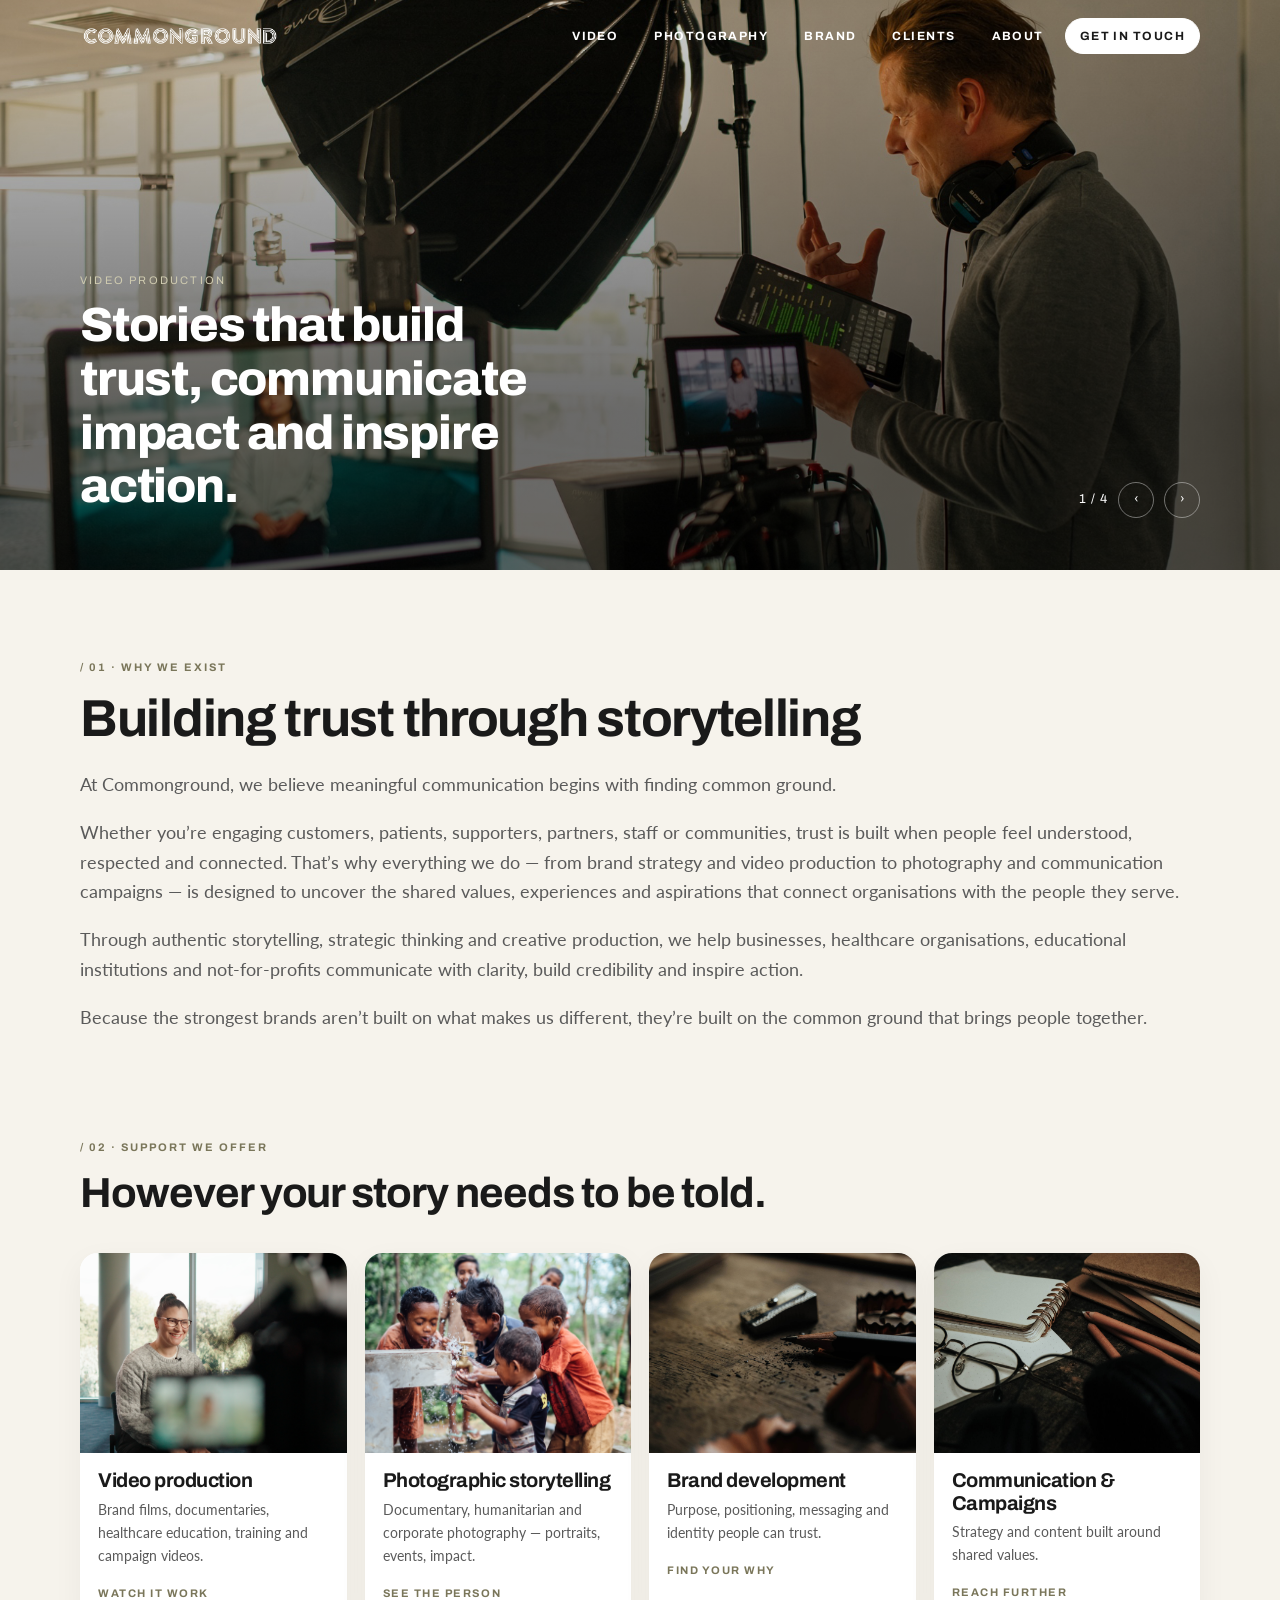
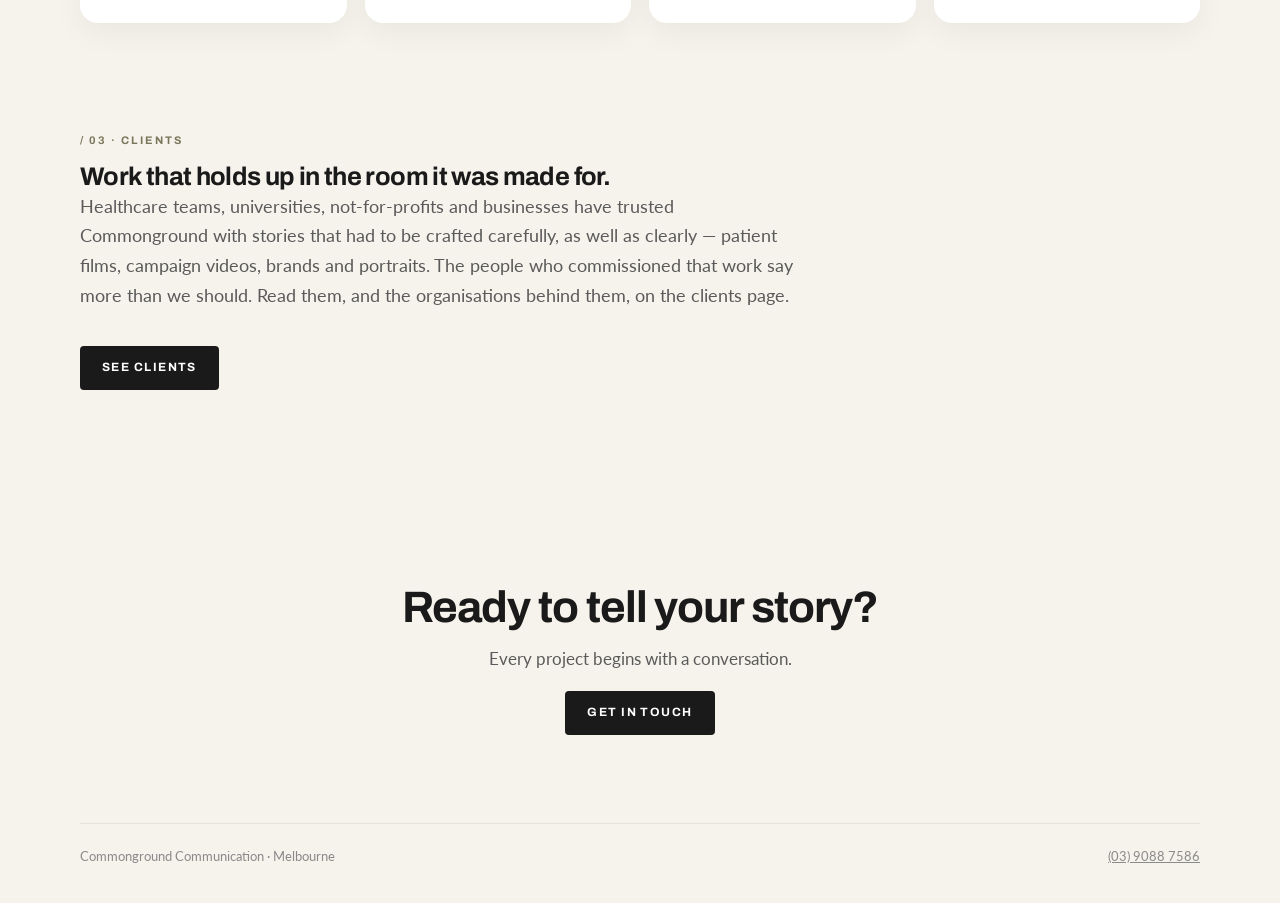
<file: index.html>
<!DOCTYPE html>
<html lang="en-AU">
<head>
  <meta charset="utf-8">
  <meta name="viewport" content="width=device-width, initial-scale=1">
  
  
  <link rel="icon" href="images/mark.png">
  <link rel="preconnect" href="https://fonts.googleapis.com">
  <link href="https://fonts.googleapis.com/css2?family=Archivo:wght@400;700;800&family=Lato:wght@400;700&display=swap" rel="stylesheet">
  <link rel="stylesheet" href="styles.css">

<!-- SEO / SOCIAL METADATA: unique to this page. Deployment assumes www.commonground.cc
     and the supplied .html navigation. Update canonical, og:url and JSON-LD URLs together
     if hosting uses extensionless routes. Social image uses an existing site asset;
     keep its path and filename case exact. No special GEO/AI metatag is required. -->
<title>Creative Agency Melbourne | Video, Photography &amp; Brand | Commonground</title>
<meta name="description" content="Melbourne creative agency delivering video production, photography, brand strategy and communication campaigns for businesses and organisations across Australia."/>
<meta name="robots" content="index, follow, max-image-preview:large, max-snippet:-1, max-video-preview:-1"/>
<meta name="author" content="Commonground Communication"/>
<link rel="canonical" href="https://www.commonground.cc/"/>
<meta property="og:type" content="website"/>
<meta property="og:locale" content="en_AU"/>
<meta property="og:site_name" content="Commonground Communication"/>
<meta property="og:title" content="Creative Agency Melbourne | Video, Photography &amp; Brand | Commonground"/>
<meta property="og:description" content="Melbourne creative agency delivering video production, photography, brand strategy and communication campaigns for businesses and organisations across Australia."/>
<meta property="og:url" content="https://www.commonground.cc/"/>
<meta property="og:image" content="https://www.commonground.cc/images/home/BTS2.jpg"/>
<meta property="og:image:alt" content="Commonground video production"/>
<meta name="twitter:card" content="summary_large_image"/>
<meta name="twitter:title" content="Creative Agency Melbourne | Video, Photography &amp; Brand | Commonground"/>
<meta name="twitter:description" content="Melbourne creative agency delivering video production, photography, brand strategy and communication campaigns for businesses and organisations across Australia."/>
<meta name="twitter:image" content="https://www.commonground.cc/images/home/BTS2.jpg"/>
<meta name="twitter:image:alt" content="Commonground video production"/>
<!-- STRUCTURED DATA: grounded business and service facts; keep consistent across pages.
     No invented street address, opening hours, ratings, awards or video upload dates. -->
<script type="application/ld+json">
{
  "@context": "https://schema.org",
  "@graph": [
    {
      "@type": "Organisation",
      "@id": "https://www.commonground.cc/#organisation",
      "name": "Commonground Communication",
      "alternateName": "Commonground",
      "url": "https://www.commonground.cc/",
      "logo": {
        "@type": "ImageObject",
        "url": "https://www.commonground.cc/images/home/logo.png"
      },
      "description": "Melbourne creative agency delivering video production, photography, brand strategy and communication campaigns for businesses, healthcare, education and not-for-profit organisations.",
      "telephone": "+61-3-9088-7586",
      "address": {
        "@type": "PostalAddress",
        "addressLocality": "Melbourne",
        "addressRegion": "VIC",
        "addressCountry": "AU"
      },
      "areaServed": [
        {
          "@type": "City",
          "name": "Melbourne"
        },
        {
          "@type": "Country",
          "name": "Australia"
        }
      ],
      "knowsAbout": [
        "Video production",
        "Photography",
        "Brand strategy and design",
        "Communication and campaign strategy"
      ]
    },
    {
      "@type": "WebSite",
      "@id": "https://www.commonground.cc/#website",
      "url": "https://www.commonground.cc/",
      "name": "Commonground Communication",
      "alternateName": "Commonground",
      "publisher": {
        "@id": "https://www.commonground.cc/#organisation"
      },
      "inLanguage": "en-AU"
    },
    {
      "@type": "Service",
      "@id": "https://www.commonground.cc/#service-video",
      "name": "Video production",
      "serviceType": "Video production",
      "description": "Brand films, documentaries, healthcare education, training and campaign videos.",
      "provider": {
        "@id": "https://www.commonground.cc/#organisation"
      },
      "areaServed": {
        "@type": "Country",
        "name": "Australia"
      },
      "url": "https://www.commonground.cc/video.html"
    },
    {
      "@type": "Service",
      "@id": "https://www.commonground.cc/#service-photography",
      "name": "Photography",
      "serviceType": "Photography",
      "description": "Documentary, humanitarian, editorial, portrait and event photography.",
      "provider": {
        "@id": "https://www.commonground.cc/#organisation"
      },
      "areaServed": {
        "@type": "Country",
        "name": "Australia"
      },
      "url": "https://www.commonground.cc/photography.html"
    },
    {
      "@type": "Service",
      "@id": "https://www.commonground.cc/#service-brand",
      "name": "Brand strategy and design",
      "serviceType": "Brand strategy and design",
      "description": "Brand strategy, positioning, messaging, visual identity and creative direction.",
      "provider": {
        "@id": "https://www.commonground.cc/#organisation"
      },
      "areaServed": {
        "@type": "Country",
        "name": "Australia"
      },
      "url": "https://www.commonground.cc/brand.html"
    },
    {
      "@type": "Service",
      "@id": "https://www.commonground.cc/#service-communications",
      "name": "Communication and campaign strategy",
      "serviceType": "Communication and campaign strategy",
      "description": "Communication strategy, marketing campaigns and creative content for organisations.",
      "provider": {
        "@id": "https://www.commonground.cc/#organisation"
      },
      "areaServed": {
        "@type": "Country",
        "name": "Australia"
      },
      "url": "https://www.commonground.cc/"
    },
    {
      "@type": "WebPage",
      "@id": "https://www.commonground.cc/#webpage",
      "url": "https://www.commonground.cc/",
      "name": "Creative Agency Melbourne | Video, Photography & Brand | Commonground",
      "description": "Melbourne creative agency delivering video production, photography, brand strategy and communication campaigns for businesses and organisations across Australia.",
      "inLanguage": "en-AU",
      "isPartOf": {
        "@id": "https://www.commonground.cc/#website"
      },
      "publisher": {
        "@id": "https://www.commonground.cc/#organisation"
      },
      "about": {
        "@id": "https://www.commonground.cc/#organisation"
      },
      "primaryImageOfPage": {
        "@type": "ImageObject",
        "url": "https://www.commonground.cc/images/home/BTS2.jpg",
        "caption": "Behind the scenes of a Commonground video production"
      },
      "mainEntity": [
        {
          "@id": "https://www.commonground.cc/#service-video"
        },
        {
          "@id": "https://www.commonground.cc/#service-photography"
        },
        {
          "@id": "https://www.commonground.cc/#service-brand"
        },
        {
          "@id": "https://www.commonground.cc/#service-communications"
        }
      ]
    }
  ]
}
</script>
	
	<!-- Google tag (gtag.js) -->
<script async src="https://www.googletagmanager.com/gtag/js?id=G-12V5LHD8Q3"></script>
<script>
  window.dataLayer = window.dataLayer || [];
  function gtag(){dataLayer.push(arguments);}
  gtag('js', new Date());
  gtag('config', 'G-12V5LHD8Q3');
</script>
	
</head>
<body>
  <!-- EDITING GUIDE
       HOME: edit carousel slides, introduction, service cards, clients introduction and contact CTA. Copy a complete article.slide to add a carousel frame; change its background-image path, kicker and heading. Carousel timing is in script.js; height is in styles.css.
       Shared appearance: styles.css. Shared interactions and image lists: script.js.
  -->

  <!-- ===== HOME HEADER ===== -->
  <!-- SHARED HEADER: edit navigation text and href destinations here.
       Navigation is repeated across all seven HTML pages: apply shared changes to each.
       Logo: change images/logo.png and its alt text; favicon is images/mark.png in head.
       menu-btn and nav classes are used by the shared mobile menu script. -->
  <header class="site-head">
    <div class="wrap bar">
      <a class="logo" href="index.html"><img src="images/home/logo.png" alt="Commonground"></a>
      <button class="menu-btn" aria-label="Menu"><span></span></button>
      <nav class="nav">
        <a href="video.html">Video</a>
        <a href="photography.html">Photography</a>
        <a href="brand.html">Brand</a>
        <a href="clients.html">Clients</a>
        <a href="about.html">About</a>
        <a class="pill" href="contact.html">Get in Touch</a>
      </nav>
    </div>
  </header>

  <!-- ===== HOME CAROUSEL — 4 Format slides, 3s autoplay
       EXTEND: duplicate <article class="slide">, set background-image + copy.
       Height lives in styles.css (.carousel).
  ===== -->
  <section class="carousel" aria-label="Featured work">
    <article class="slide is-on" style="background-image:url('images/home/BTS1.jpg')">
      <div class="slide-copy wrap">
        <div class="slide-kicker">Video production</div>
        <h2>Stories that build trust, communicate impact and inspire action.</h2>
      </div>
    </article>
    <article class="slide" style="background-image:url('images/home/desktop-notes.jpg')">
      <div class="slide-copy wrap">
        <div class="slide-kicker">Brand strategy &amp; development</div>
        <h2>Helping organisations discover, define and communicate what matters most.</h2>
      </div>
    </article>
    <article class="slide" style="background-image:url('images/home/timor-leste-water.jpg')">
      <div class="slide-copy wrap">
        <div class="slide-kicker">Photography</div>
        <h2>Capturing the human stories behind organisations creating positive change.</h2>
      </div>
    </article>
    <article class="slide" style="background-image:url('images/home/desktop-pens.jpg')">
      <div class="slide-copy wrap">
        <div class="slide-kicker">Communication &amp; marketing strategy</div>
        <h2>Creating meaningful connections between organisations and the people they serve.</h2>
      </div>
    </article>
    <div class="car-nav">
      <span id="slide-count">1 / 4</span>
      <button type="button" id="prev-slide" aria-label="Previous">‹</button>
      <button type="button" id="next-slide" aria-label="Next">›</button>
    </div>
  </section>

  <!-- ===== 01 INTRO — full width
       EXTEND: edit paragraphs in place. No extra markup needed.
  ===== -->
  <section class="section intro">
    <div class="wrap">
      <p class="mark">/ 01 · Why we exist</p>
      <h1>Building trust through storytelling</h1>
      <div class="copy">
        <p>At Commonground, we believe meaningful communication begins with finding common ground.</p>
        <p>Whether you’re engaging customers, patients, supporters, partners, staff or communities, trust is built when people feel understood, respected and connected. That’s why everything we do — from brand strategy and video production to photography and communication campaigns — is designed to uncover the shared values, experiences and aspirations that connect organisations with the people they serve.</p>
        <p>Through authentic storytelling, strategic thinking and creative production, we help businesses, healthcare organisations, educational institutions and not-for-profits communicate with clarity, build credibility and inspire action.</p>
        <p>Because the strongest brands aren’t built on what makes us different, they’re built on the common ground that brings people together.</p>
      </div>
    </div>
  </section>

  <!-- ===== 02 SERVICE CARDS
       EXTEND: copy an <a class="card">, point href at a page, swap still + lines.
  ===== -->
  <section class="section" style="padding-top:0">
    <div class="wrap">
      <p class="mark">/ 02 · Support we offer</p>
      <h2 style="font-size:clamp(28px,4vw,42px)">However your story needs to be told.</h2>
      <div class="cards">
        <a class="card" href="video.html">
          <div class="card-pic"><img src="images/home/BTS2.jpg" alt="Video production"></div>
          <div class="card-body">
            <h3>Video production</h3>
            <p>Brand films, documentaries, healthcare education, training and campaign videos.</p>
            <span class="go">Watch it work</span>
          </div>
        </a>
        <a class="card" href="photography.html">
          <div class="card-pic"><img src="images/home/timor-leste-water.jpg" alt="photography & storytelling"></div>
          <div class="card-body">
            <h3>Photographic storytelling</h3>
            <p>Documentary, humanitarian and corporate photography — portraits, events, impact.</p>
            <span class="go">See the person</span>
          </div>
        </a>
        <a class="card" href="brand.html">
          <div class="card-pic"><img src="images/home/desktop-pens.jpg" alt="brand development"></div>
          <div class="card-body">
            <h3>Brand development</h3>
            <p>Purpose, positioning, messaging and identity people can trust.</p>
            <span class="go">Find your why</span>
          </div>
        </a>
        <a class="card" href="about.html">
          <div class="card-pic"><img src="images/home/desktop-notes.jpg" alt="communication campaigns"></div>
          <div class="card-body">
            <h3>Communication &amp; Campaigns</h3>
            <p>Strategy and content built around shared values.</p>
            <span class="go">Reach further</span>
          </div>
        </a>
      </div>
    </div>
  </section>

  <!-- ===== CLIENTS TEASE
       Testimonials live on clients.html — this is only the door.
  ===== -->
  <section class="section" style="padding-top:20px">
    <div class="wrap">
      <p class="mark">/ 03 · Clients</p>
      <h2>Work that holds up in the room it was made for.</h2>
      <p class="prose">Healthcare teams, universities, not-for-profits and businesses have trusted Commonground with stories that had to be crafted carefully, as well as clearly — patient films, campaign videos, brands and portraits. The people who commissioned that work say more than we should. Read them, and the organisations behind them, on the clients page.</p>
      <p><a class="btn" href="clients.html">See clients</a></p>
    </div>
  </section>

  <!-- ===== CTA ===== -->
  <section class="section cta">
    <div class="wrap">
      <h2>Ready to tell your story?</h2>
      <p style="color:var(--slate);max-width:42ch;margin:0 auto">Every project begins with a conversation.</p>
      <a class="btn" href="contact.html">Get in Touch</a>
    </div>
  </section>

  <!-- FOOTER: update business name, location and phone. Keep tel: href in international format.
       Repeat shared footer changes across the other HTML pages. -->
  <footer class="site-foot wrap">
    <span>Commonground Communication · Melbourne</span>
    <a href="tel:+61390887586">(03) 9088 7586</a>
  </footer>
  <!-- Load shared interactions last. Keep this script link and the styles.css link in head. -->
  <script src="script.js"></script>
</body>
</html>
</file>
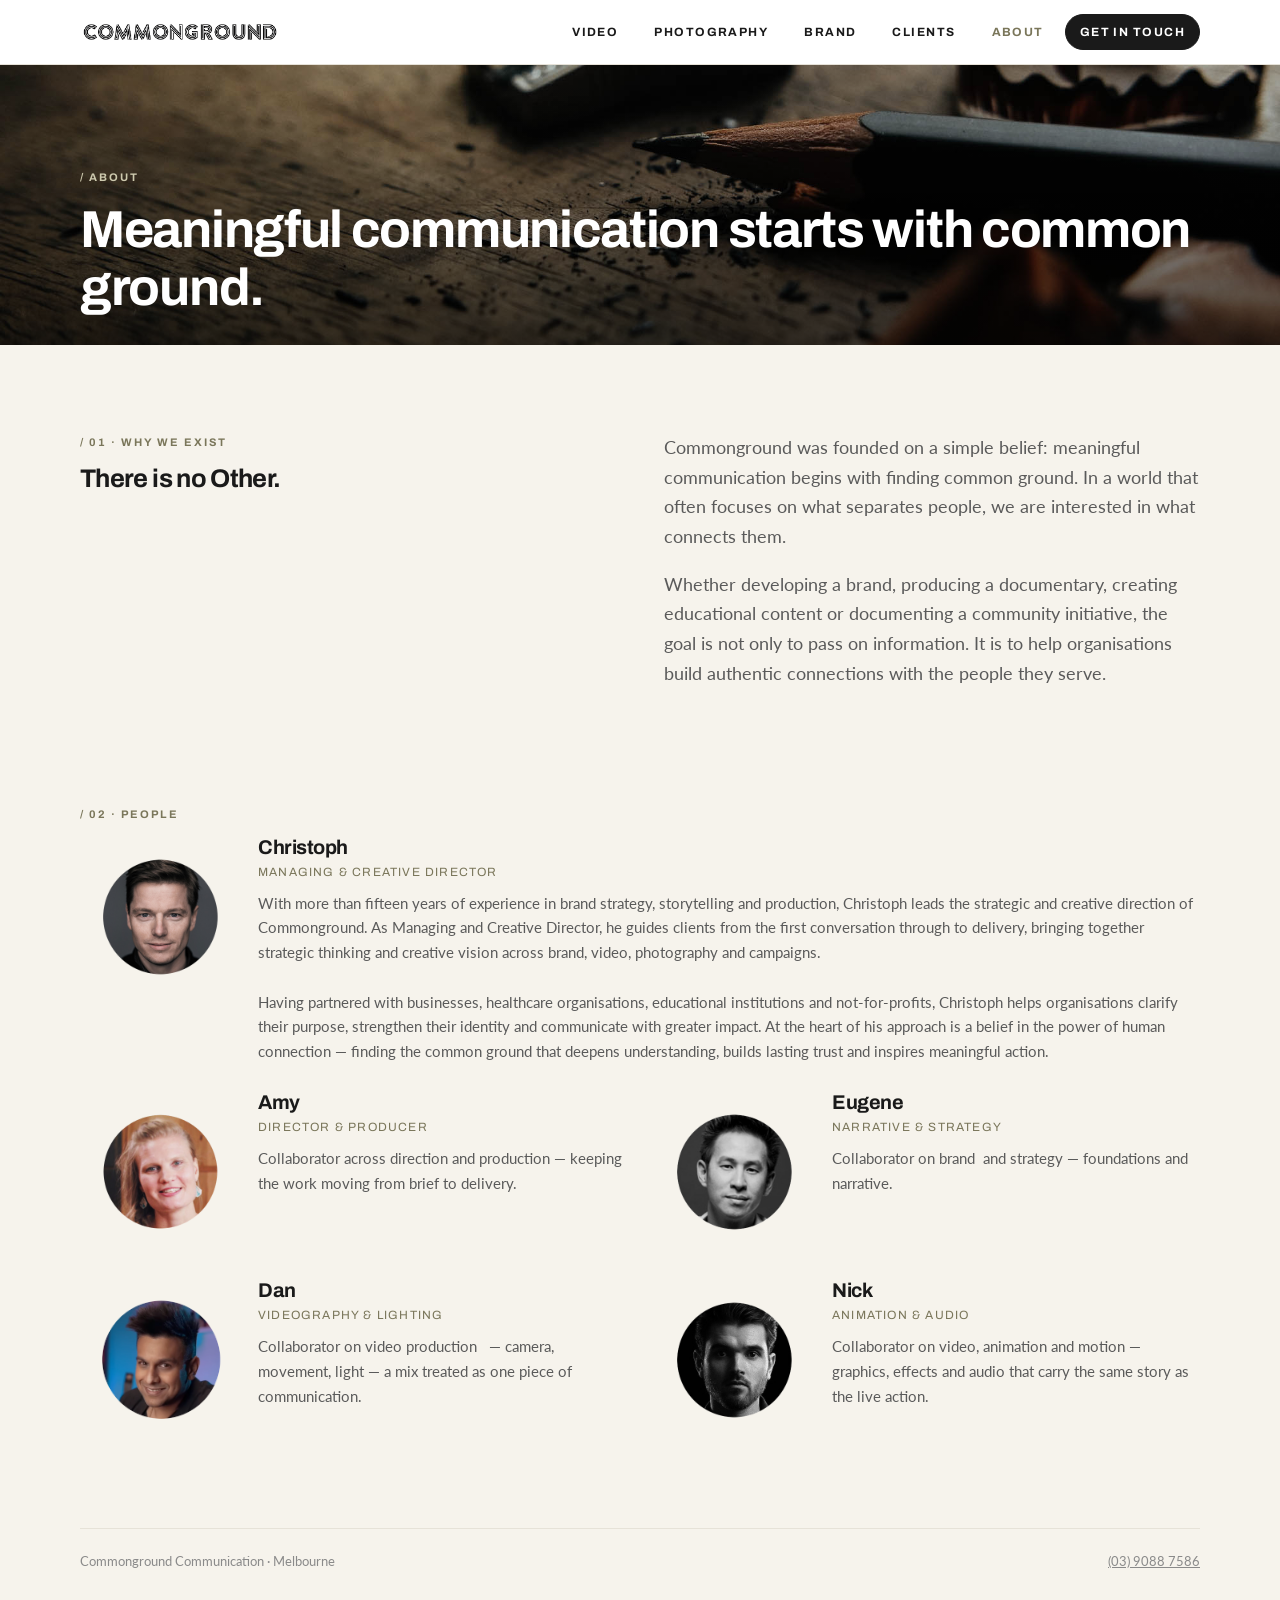
<file: about.html>
<!DOCTYPE html>
<html lang="en-AU">
<head>
  <meta charset="utf-8">
  <meta name="viewport" content="width=device-width, initial-scale=1">
  
  
  <link rel="icon" href="images/mark.png">
  <link rel="preconnect" href="https://fonts.googleapis.com">
  <link href="https://fonts.googleapis.com/css2?family=Archivo:wght@400;700;800&family=Lato:wght@400;700&display=swap" rel="stylesheet">
  <link rel="stylesheet" href="styles.css">

  <!-- ABOUT TEAM LAYOUT: lead profile spans both columns; collaborators form a 2x2 grid. -->
  <style>
    .team--about {
      display: grid;
      grid-template-columns: repeat(2, minmax(0, 1fr));
    }

    .team--about .member--lead {
      grid-column: 1 / -1;
    }

    @media (max-width: 760px) {
      .team--about {
        grid-template-columns: 1fr;
      }

      .team--about .member--lead {
        grid-column: auto;
      }
    }
  </style>

<!-- SEO / SOCIAL METADATA: unique to this page. Deployment assumes www.commonground.cc
     and the supplied .html navigation. Update canonical, og:url and JSON-LD URLs together
     if hosting uses extensionless routes. Social image uses an existing site asset;
     keep its path and filename case exact. No special GEO/AI metatag is required. -->
<title>About Commonground | Melbourne Creative Agency</title>
<meta name="description" content="Meet the Commonground team in Melbourne. Creative strategy, video production, photography and brand development built on meaningful human connections."/>
<meta name="robots" content="index, follow, max-image-preview:large, max-snippet:-1, max-video-preview:-1"/>
<meta name="author" content="Commonground Communication"/>
<link rel="canonical" href="https://www.commonground.cc/about.html"/>
<meta property="og:type" content="website"/>
<meta property="og:locale" content="en_AU"/>
<meta property="og:site_name" content="Commonground Communication"/>
<meta property="og:title" content="About Commonground | Melbourne Creative Agency"/>
<meta property="og:description" content="Meet the Commonground team in Melbourne. Creative strategy, video production, photography and brand development built on meaningful human connections."/>
<meta property="og:url" content="https://www.commonground.cc/about.html"/>
<meta property="og:image" content="https://www.commonground.cc/images/home/BTS2.jpg"/>
<meta property="og:image:alt" content="Creative production at Commonground"/>
<meta name="twitter:card" content="summary_large_image"/>
<meta name="twitter:title" content="About Commonground | Melbourne Creative Agency"/>
<meta name="twitter:description" content="Meet the Commonground team in Melbourne. Creative strategy, video production, photography and brand development built on meaningful human connections."/>
<meta name="twitter:image" content="https://www.commonground.cc/images/home/BTS2.jpg"/>
<meta name="twitter:image:alt" content="Creative production at Commonground"/>
<!-- STRUCTURED DATA: grounded business and service facts; keep consistent across pages.
     No invented street address, opening hours, ratings, awards or video upload dates. -->
<script type="application/ld+json">
{
  "@context": "https://schema.org",
  "@graph": [
    {
      "@type": "Organisation",
      "@id": "https://www.commonground.cc/#organisation",
      "name": "Commonground Communication",
      "alternateName": "Commonground",
      "url": "https://www.commonground.cc/",
      "logo": {
        "@type": "ImageObject",
        "url": "https://www.commonground.cc/images/home/logo.png"
      },
      "description": "Melbourne creative agency delivering video production, photography, brand strategy and communication campaigns for businesses, healthcare, education and not-for-profit organisations.",
      "telephone": "+61-3-9088-7586",
      "address": {
        "@type": "PostalAddress",
        "addressLocality": "Melbourne",
        "addressRegion": "VIC",
        "addressCountry": "AU"
      },
      "areaServed": [
        {
          "@type": "City",
          "name": "Melbourne"
        },
        {
          "@type": "Country",
          "name": "Australia"
        }
      ],
      "knowsAbout": [
        "Video production",
        "Photography",
        "Brand strategy and design",
        "Communication and campaign strategy"
      ]
    },
    {
      "@type": "WebSite",
      "@id": "https://www.commonground.cc/#website",
      "url": "https://www.commonground.cc/",
      "name": "Commonground Communication",
      "alternateName": "Commonground",
      "publisher": {
        "@id": "https://www.commonground.cc/#organisation"
      },
      "inLanguage": "en-AU"
    },
    {
      "@type": "AboutPage",
      "@id": "https://www.commonground.cc/about.html#webpage",
      "url": "https://www.commonground.cc/about.html",
      "name": "About Commonground | Melbourne Creative Agency",
      "description": "Meet the Commonground team in Melbourne. Creative strategy, video production, photography and brand development built on meaningful human connections.",
      "inLanguage": "en-AU",
      "isPartOf": {
        "@id": "https://www.commonground.cc/#website"
      },
      "publisher": {
        "@id": "https://www.commonground.cc/#organisation"
      },
      "about": {
        "@id": "https://www.commonground.cc/#organisation"
      },
      "primaryImageOfPage": {
        "@type": "ImageObject",
        "url": "https://www.commonground.cc/images/home/BTS2.jpg",
        "caption": "Creative production at Commonground"
      }
    }
  ]
}
</script>
	
	<!-- Google tag (gtag.js) -->
<script async src="https://www.googletagmanager.com/gtag/js?id=G-12V5LHD8Q3"></script>
<script>
  window.dataLayer = window.dataLayer || [];
  function gtag(){dataLayer.push(arguments);}
  gtag('js', new Date());
  gtag('config', 'G-12V5LHD8Q3');
</script>
	
</head>
<body>
  <!-- EDITING GUIDE
       ABOUT: edit philosophy, principal biography and collaborator profiles below. Copy a complete member/team article to add a profile, preserving its existing structure. Replace portrait src and descriptive alt together. Update role, name and biography as a group.
       Shared appearance: styles.css. Shared interactions and image lists: script.js.
  -->

  <!-- ===== PAGE HEADER ===== -->
  <!-- SHARED HEADER: edit navigation text and href destinations here.
       Navigation is repeated across all seven HTML pages: apply shared changes to each. 
-->
  <header class="page-head">
    <div class="wrap bar">
      <a class="logo" href="index.html"><img src="images/home/logo.png" alt="Commonground"></a>
      <button class="menu-btn" aria-label="Menu"><span></span></button>
      <nav class="nav">
        <a href="video.html">Video</a>
        <a href="photography.html">Photography</a>
        <a href="brand.html">Brand</a>
        <a href="clients.html">Clients</a>
        <a href="about.html" class="is-on">About</a>
        <a class="pill" href="contact.html">Get in Touch</a>
      </nav>
    </div>
  </header>

  <section class="page-hero" style="background-image:url('images/home/desktop-pens.jpg')">
    <div class="wrap"><p class="mark" style="color:#cecaaf">/ About</p><h1>Meaningful communication starts with common ground.</h1></div>
  </section>

  <!-- ===== WHY ===== -->
  <section class="section">
    <div class="wrap split">
      <div>
        <p class="mark">/ 01 · Why we exist</p>
        <h2>There is no Other.</h2>
      </div>
      <div class="prose">
        <p>Commonground was founded on a simple belief: meaningful communication begins with finding common ground. In a world that often focuses on what separates people, we are interested in what connects them.</p>
        <p>Whether developing a brand, producing a documentary, creating educational content or documenting a community initiative, the goal is not only to pass on information. It is to help organisations build authentic connections with the people they serve.</p>
      </div>
    </div>
  </section>

  <!-- ===== TEAM
       EXTEND: copy <article class="member">, add photo in images/team/.
  ===== -->
  <section class="section" style="padding-top:10px">
    <div class="wrap">
      <p class="mark">/ 02 · People</p>
      <div class="team team--about">
        <article class="member member--lead">
          <!-- IMAGE: edit src for the file path and alt for its description; preserve layout classes. -->
          <img src="images/about/CZ.png">
          <div>
            <h3>Christoph</h3>
            <p class="role">Managing &amp; Creative Director</p>
            <p>With more than fifteen years of experience in brand strategy, storytelling and production, Christoph leads the strategic and creative direction of Commonground. As Managing and Creative Director, he guides clients from the first conversation through to delivery, bringing together strategic thinking and creative vision across brand, video, photography and campaigns.</p>
            <p>&nbsp;</p>
<p>Having partnered with businesses, healthcare organisations, educational institutions and not-for-profits, Christoph helps organisations clarify their purpose, strengthen their identity and communicate with greater impact. At the heart of his approach is a belief in the power of human connection — finding the common ground that deepens understanding, builds lasting trust and inspires meaningful action.</p>
          </div>
        </article>

        <article class="member">
          <!-- IMAGE: edit src for the file path and alt for its description; preserve layout classes. -->
          <img src="images/about/AD.png">
          <div>
            <h3>Amy</h3>
            <p class="role">Director &amp; Producer</p>
            <p>Collaborator across direction and production — keeping the work moving from brief to delivery.</p>
          </div>
        </article>

        <article class="member">
          <!-- IMAGE: edit src for the file path and alt for its description; preserve layout classes. -->
          <img src="images//about/EW.png">
          <div>
            <h3>Eugene</h3>
            <p class="role">Narrative &amp; Strategy</p>
            <p>Collaborator on brand&nbsp; and strategy —  foundations and&nbsp; narrative.</p>
          </div>
        </article>

        <article class="member">
          <!-- IMAGE: edit src for the file path and alt for its description; preserve layout classes. -->
          <img src="images/about/DK.png">
          <div>
            <h3>Dan</h3>
            <p class="role">Videography &amp; Lighting</p>
            <p>Collaborator on video production&nbsp; &nbsp;— camera, movement, light — a mix treated as one piece of communication.</p>
          </div>
        </article>

        <article class="member">
          <!-- IMAGE: edit src for the file path and alt for its description; preserve layout classes. -->
          <img src="images/about/NM.png">
          <div>
            <h3>Nick</h3>
            <p class="role">Animation &amp; Audio</p>
            <p>Collaborator on video, animation and motion — graphics, effects and audio that carry the same story as the live action.</p>
          </div>
        </article>
      </div>
    </div>
  </section>

  <!-- FOOTER: update business name, location and phone. Keep tel: href in international format.
       Repeat shared footer changes across the other HTML pages. -->
  <footer class="site-foot wrap">
    <span>Commonground Communication · Melbourne</span>
    <a href="tel:+61390887586">(03) 9088 7586</a>
  </footer>
  <!-- Load shared interactions last. Keep this script link and the styles.css link in head. -->
  <script src="script.js"></script>
</body>
</html>
</file>
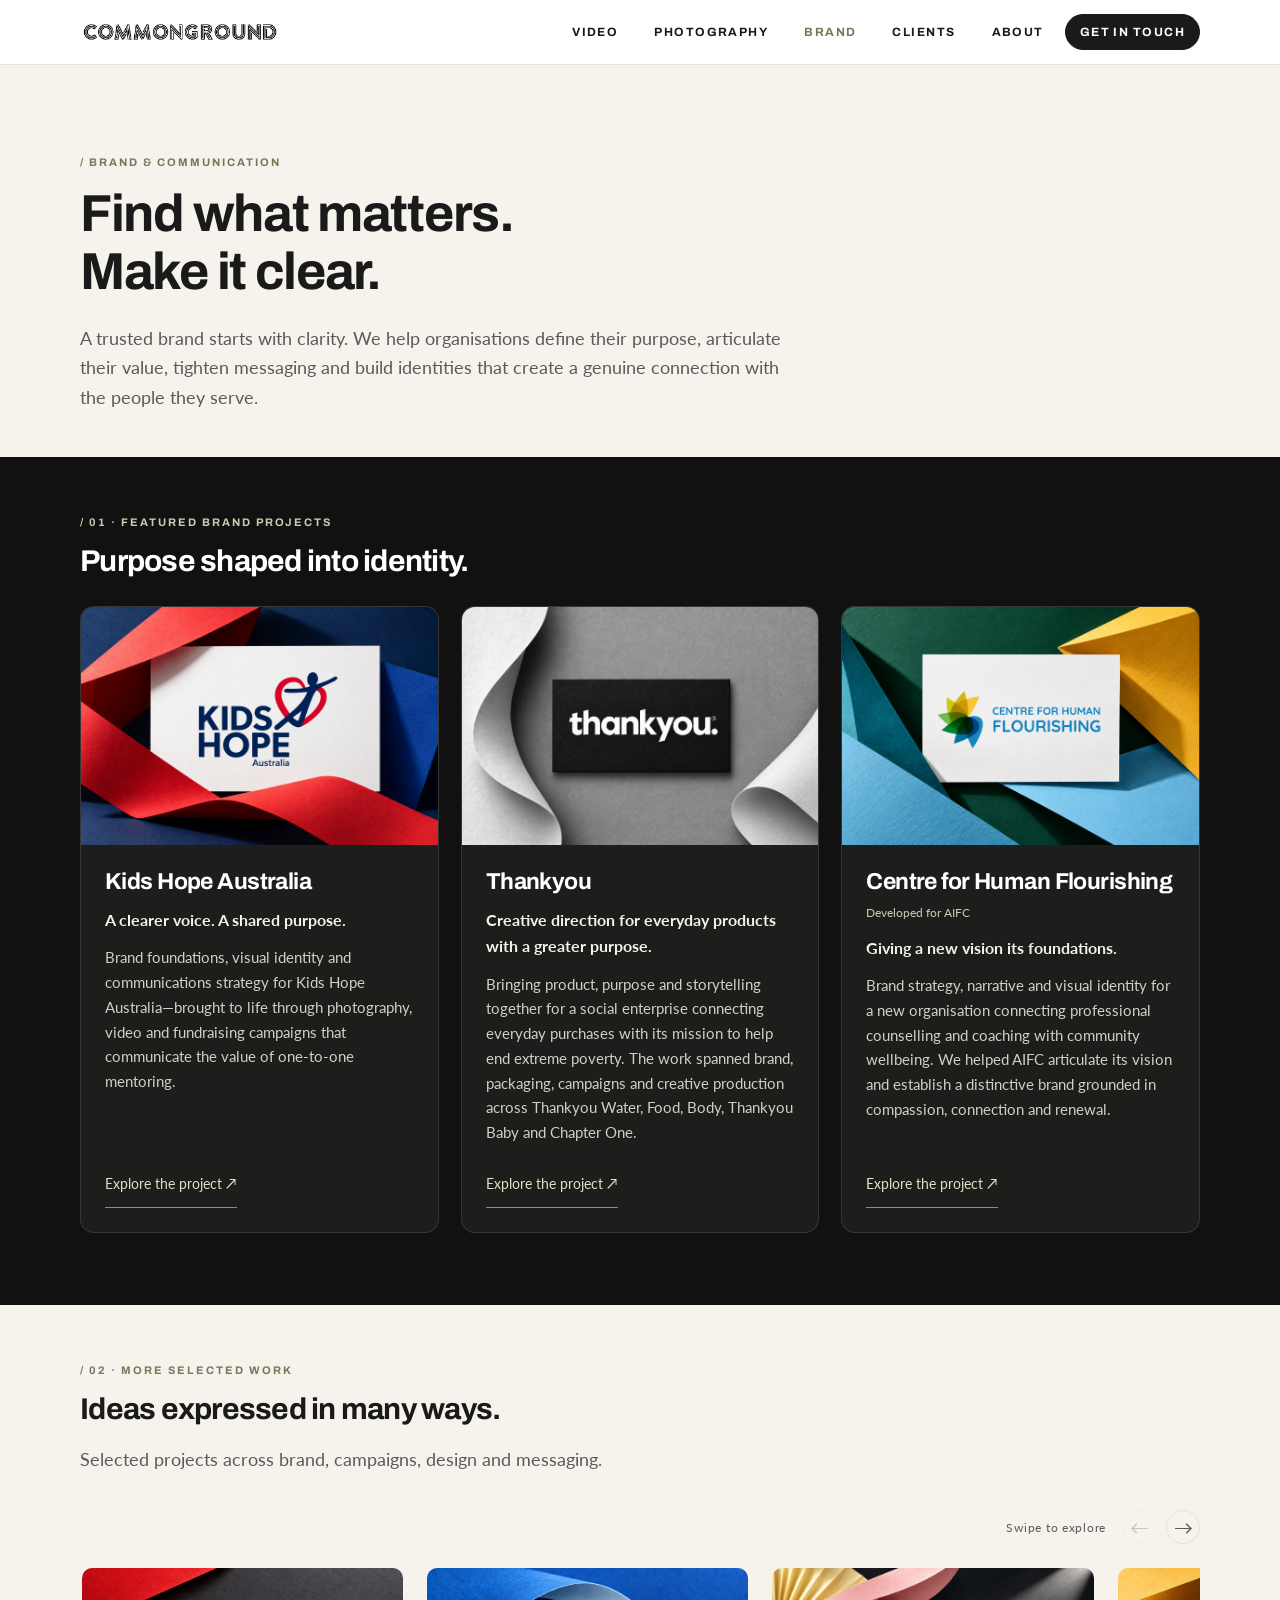
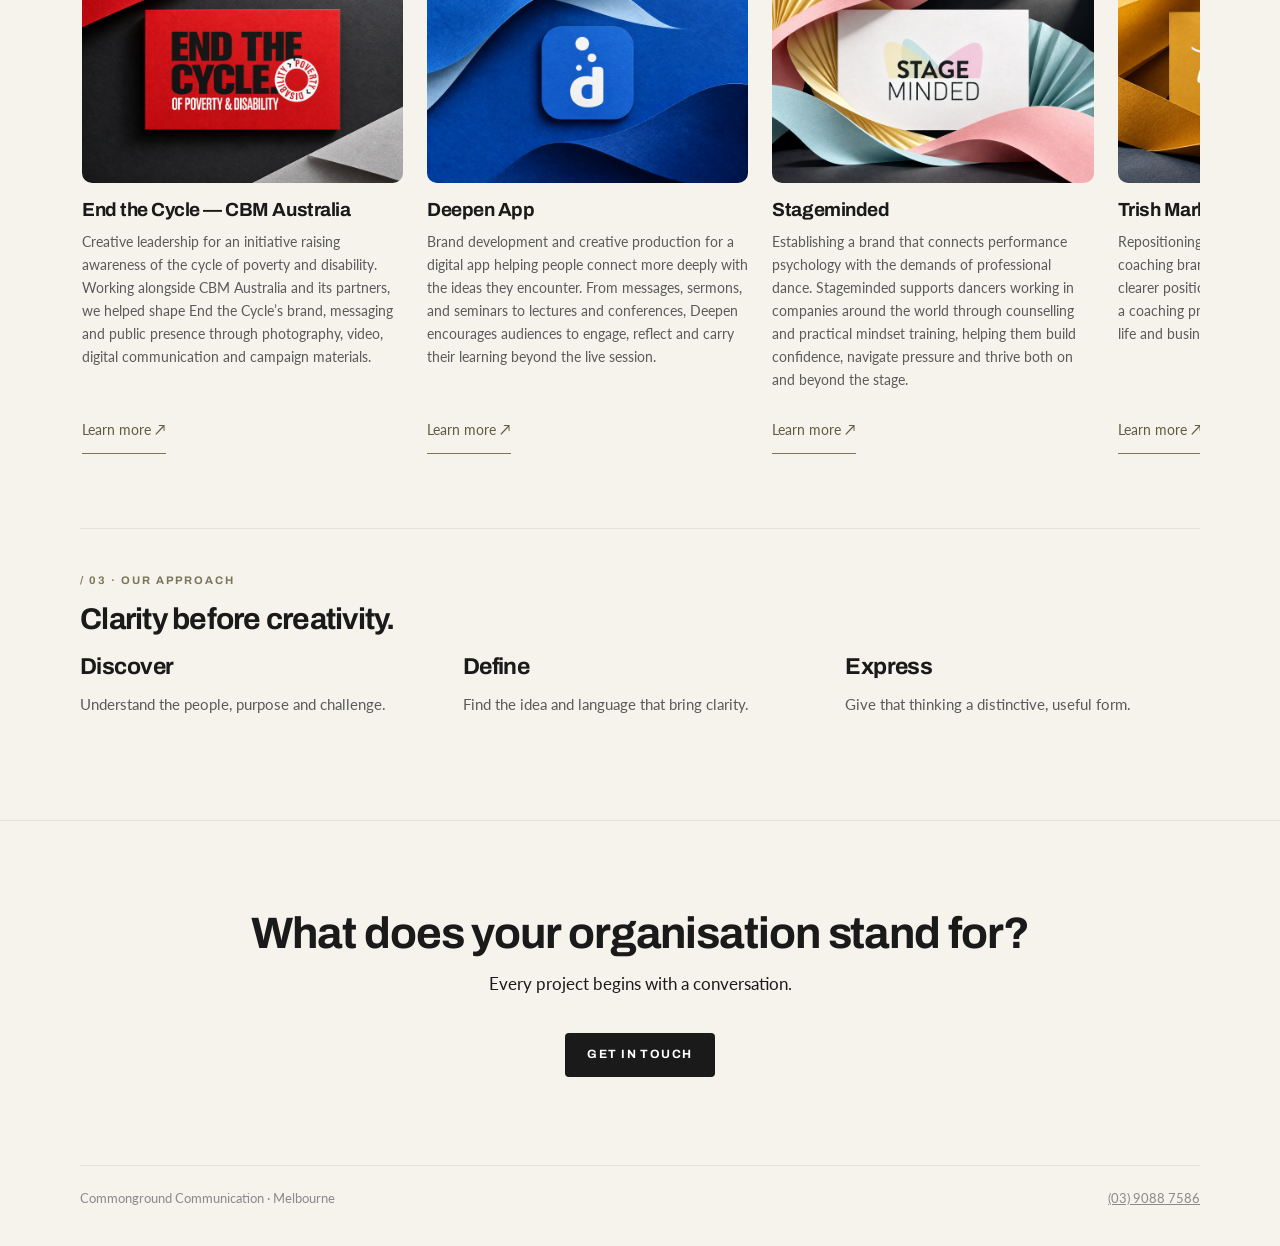
<file: brand.html>
<!DOCTYPE html>

<html lang="en-AU">
<head>
<meta charset="utf-8"/>
<meta content="width=device-width, initial-scale=1" name="viewport"/>

<link href="images/mark.png" rel="icon"/>
<link href="https://fonts.googleapis.com" rel="preconnect"/>
<link href="https://fonts.googleapis.com/css2?family=Archivo:wght@400;700;800&amp;family=Lato:wght@400;700&amp;display=swap" rel="stylesheet"/>
<style id="brand-preview-base">
/* =========================================================
   COMMONGROUND SITE
   ========================================================= */

/* --- tokens --- */
:root {
  --ink: #1a1a1a;
  --slate: #5a5a5a;
  --mute: #8a8a8a;
  --line: #e6e2d8;
  --paper: #f6f3ec;
  --white: #ffffff;
  --olive: #7a765a;
  --olive-d: #5f5b43;
  --film: #111;
  --display: "Archivo", "Helvetica Neue", Arial, sans-serif;
  --body: "Lato", Arial, sans-serif;
}

/* --- reset --- */
* { box-sizing: border-box; }
html { scroll-behavior: smooth; }
body {
  margin: 0;
  font: 400 17px/1.65 var(--body);
  color: var(--ink);
  background: var(--paper);
  -webkit-font-smoothing: antialiased;
}
img { max-width: 100%; display: block; }
a { color: inherit; }
h1,h2,h3 { font-family: var(--display); margin: 0; letter-spacing: -0.025em; line-height: 1.12; }
p { margin: 0 0 1em; }
button, input, textarea, select { font: inherit; }

.wrap { width: min(1120px, calc(100% - 40px)); margin: 0 auto; }
.mark {
  font-family: var(--display); font-size: 11px; font-weight: 700;
  letter-spacing: .18em; text-transform: uppercase; color: var(--olive); margin: 0 0 14px;
}

/* =========================================================
   HEADER / NAV
   Home uses .site-head over the carousel (white type).
   Inner pages use .page-head (ink type on cream).
   Pill matches link height.
   ========================================================= */
.site-head, .page-head { z-index: 30; }
.site-head { position: absolute; inset: 0 0 auto; padding: 18px 0; }
.page-head { position: relative; background: var(--white); padding: 14px 0; border-bottom: 1px solid var(--line); }
.bar { display: flex; align-items: center; justify-content: space-between; gap: 20px; }
.logo img { height: 22px; width: auto; }
.site-head .logo img { filter: invert(1); }
.nav { display: flex; align-items: center; gap: 6px; font-family: var(--display); font-size: 12px; font-weight: 700; letter-spacing: .12em; text-transform: uppercase; }
.nav a {
  text-decoration: none;
  height: 36px;
  padding: 0 14px;
  display: inline-flex;
  align-items: center;
  border-radius: 999px;
  border: 1px solid transparent;
  line-height: 1;
}
.site-head .nav a { color: #fff; }
.page-head .nav a { color: var(--ink); }
.page-head .nav a.is-on { color: var(--olive); }
.nav .pill {
  background: #fff; color: var(--ink); border-color: #fff;
}
.page-head .nav .pill { background: var(--ink); color: #fff; border-color: var(--ink); }
.menu-btn { display: none; background: 0; border: 0; width: 40px; height: 36px; cursor: pointer; color: inherit; }
.site-head .menu-btn { color: #fff; }
.page-head .menu-btn { color: var(--ink); }
.menu-btn span { display: block; height: 1.5px; background: currentColor; position: relative; }
.menu-btn span:before, .menu-btn span:after { content: ""; position: absolute; left: 0; right: 0; height: 1.5px; background: currentColor; }
.menu-btn span:before { top: -7px; }
.menu-btn span:after { top: 7px; }

/* =========================================================
   HOME — HEADER CAROUSEL
   Crossfade + slow Ken Burns + slight slide.
   Height is 75% of the original (was min(86vh, 760px)).
   EXTEND: duplicate an <article class="slide"> in index.html,
   set background-image, kicker and h2. Buttons already count slides.
   ========================================================= */
.carousel { position: relative; height: min(64.5vh, 570px); background: var(--film); overflow: hidden; }
.slide {
  position: absolute; inset: 0; opacity: 0;
  background: #111 center/cover no-repeat;
  transform: scale(1.08) translateX(4%);
  transition: opacity 1.1s ease, transform 3.2s ease-out;
}
.slide.is-on { opacity: 1; transform: scale(1) translateX(0); z-index: 1; }
.slide.is-leaving { opacity: 0; transform: scale(1.04) translateX(-3%); z-index: 2; }
.slide::after {
  content: ""; position: absolute; inset: 0;
  background: linear-gradient(180deg, rgba(0,0,0,.18), rgba(0,0,0,.58) 72%);
}
.slide-copy { position: absolute; left: 0; right: 0; bottom: 0; z-index: 3; padding: 0 0 56px; color: #fff; }
.slide-kicker { font-family: var(--display); font-size: 11px; letter-spacing: .2em; text-transform: uppercase; color: #cecaaf; margin-bottom: 10px; }
.slide h2 { font-size: clamp(28px, 4vw, 48px); font-weight: 800; max-width: 16ch; }
.car-nav {
  position: absolute; right: max(20px, calc((100% - 1120px) / 2));
  bottom: 52px; z-index: 4; display: flex; align-items: center; gap: 10px; color: #fff;
  font-family: var(--display); font-size: 13px; letter-spacing: .08em;
}
.car-nav button {
  width: 36px; height: 36px; border: 1px solid rgba(255,255,255,.4);
  background: transparent; color: #fff; cursor: pointer; border-radius: 999px;
}
.car-nav button:hover { background: #fff; color: #111; }

/* =========================================================
   HOME — SECTIONS
   01 intro · 02 service cards · 03 clients tease · CTA
   EXTEND 02 cards: copy an <a class="card"> in index.html.
   ========================================================= */
.section { padding: 88px 0; }
.intro h1 { font-size: clamp(32px, 5vw, 52px); margin-bottom: 22px; max-width: none; }
.intro .copy { max-width: none; color: var(--slate); font-size: 18px; }

.cards { display: grid; grid-template-columns: repeat(4, 1fr); gap: 18px; margin-top: 36px; }
.card {
  background: var(--white); border-radius: 18px; overflow: hidden;
  box-shadow: 0 10px 30px rgba(26,26,26,.05);
  display: flex; flex-direction: column; min-height: 100%;
  text-decoration: none; color: inherit;
}
.card-pic { position: relative; aspect-ratio: 4 / 3; overflow: hidden; background: #ddd; }
.card-pic img { width: 100%; height: 100%; object-fit: cover; }
.card-body { padding: 16px 18px 18px; }
.card h3 { font-size: 20px; margin-bottom: 6px; }
.card p { color: var(--slate); font-size: 14px; margin: 0 0 10px; }
.card .go { font-family: var(--display); font-size: 11px; font-weight: 700; letter-spacing: .14em; text-transform: uppercase; color: var(--olive); }

.quote-nav { display: flex; align-items: center; gap: 8px; margin-top: 18px; font-family: var(--display); font-size: 12px; }
.quote-nav button {
  width: 36px; height: 36px; border: 1px solid var(--line); background: #fff; border-radius: 999px; cursor: pointer;
}

.btn {
  display: inline-flex; align-items: center; justify-content: center;
  margin-top: 18px; padding: 0 22px; height: 44px;
  font-family: var(--display); font-size: 12px; font-weight: 700;
  letter-spacing: .12em; text-transform: uppercase; text-decoration: none;
  background: var(--ink); color: #fff; border: 0; border-radius: 4px; cursor: pointer;
}
.btn:hover { background: var(--olive-d); }

.cta { text-align: center; }
.cta h2 { font-size: clamp(28px, 4vw, 44px); margin-bottom: 12px; }

.site-foot {
  border-top: 1px solid var(--line); padding: 22px 0 36px;
  display: flex; justify-content: space-between; gap: 12px; flex-wrap: wrap;
  font-size: 13px; color: var(--mute);
}

/* =========================================================
   INNER PAGE HERO
   ========================================================= */
.page-hero { height: 280px; background: #111 center/cover no-repeat; position: relative; display: flex; align-items: flex-end; }
.page-hero::after { content: ""; position: absolute; inset: 0; background: linear-gradient(transparent, rgba(0,0,0,.55)); }
.page-hero .wrap { position: relative; z-index: 1; color: #fff; padding-bottom: 28px; }
.page-hero h1 { font-size: clamp(32px, 5vw, 52px); }
.split { display: grid; grid-template-columns: 1fr 1fr; gap: 48px; align-items: start; }
.prose { max-width: 72ch; color: var(--slate); font-size: 18px; }
.prose h2 { color: var(--ink); font-size: 28px; margin: 28px 0 10px; }

/* =========================================================
   VIDEO PAGE — featured + Clique-style work strip
   ========================================================= */
/* EXTEND video: copy a .work-tile button. Set data-id (Vimeo id),
   data-title and data-desc. Thumbnail is the button's background-image. */
	
.featured { margin-bottom: 12px; }
#featured-title { font-size: clamp(24px, 3vw, 34px); margin: 0 0 14px; }
.embed { position: relative; padding-top: 56.25%; background: #111; border-radius: 14px; overflow: hidden; }
.embed iframe { position: absolute; inset: 0; width: 100%; height: 100%; border: 0; }
.featured-note { font-size: 15px; color: var(--slate); margin: 16px 0 0; max-width: 70ch; line-height: 1.55; min-height: 3em; }

.film-band { background: var(--film); color: #fff; padding: 56px 0 72px; }
.film-band h2 { color: #fff; }
.work-strip {
  display: flex; gap: 8px; overflow-x: auto; scroll-snap-type: x mandatory;
  padding: 8px 0 4px;
}
.work-tile {
  flex: 0 0 92px; height: 280px; border-radius: 14px; overflow: hidden;
  position: relative; cursor: pointer; scroll-snap-align: start;
  transition: flex-basis .45s ease;
  background: #222 center/cover no-repeat;
}
.work-tile:hover { flex-basis: 150px; }
.work-tile.is-on, .work-tile.is-on:hover { flex-basis: min(52vw, 560px); }
.work-tile span {
  position: absolute; left: 12px; right: 12px; bottom: 12px;
  font-family: var(--display); font-size: 12px; letter-spacing: .06em;
  text-transform: uppercase; color: #fff;
  text-shadow: 0 1px 8px rgba(0,0,0,.5);
}
.work-desc { font-size: 13px; color: rgba(255,255,255,.72); margin-top: 16px; max-width: 70ch; }

/* Photography: image ratios and row spans calculated in script.js. */
	
.cards-2 { display: grid; grid-template-columns: 1fr 1fr; gap: 18px; }
.photography-page h1 { font-size: clamp(32px, 5vw, 52px); margin-bottom: 22px; }
.photography-intro { max-width: 72ch; font-size: 18px; color: var(--slate); margin-bottom: 32px; }
.gallery-tabs { display: flex; flex-wrap: wrap; gap: 10px; padding-bottom: 22px; border-bottom: 1px solid var(--line); }
.gallery-tabs button { background: transparent; color: var(--slate); border: 1px solid var(--line); border-radius: 999px; padding: 11px 18px; cursor: pointer; font-size: 14px; }
.gallery-tabs button[aria-pressed="true"] { background: var(--olive); color: #fff; border-color: var(--olive); }
.gallery-stage { margin-top: 28px; min-height: 120px; }
.gallery-grid { display: grid; grid-auto-rows: 8px; gap: 16px; align-items: start; }
.gallery-photo { display: block; border: 0; padding: 0; border-radius: 12px; background: var(--line); overflow: hidden; cursor: zoom-in; min-width: 0; }
.gallery-photo img { display: block; width: 100%; height: 100%; object-fit: contain; transition: filter .2s ease; }
.gallery-photo:hover img { filter: brightness(.92); }
.gallery-photo:focus-visible { outline: 3px solid var(--olive); outline-offset: 4px; }
.gallery-status { margin: 20px 0 0; color: var(--slate); font-size: 13px; }
.photography-cta { border-top: 1px solid var(--line); }
.photo-lightbox { border: 0; padding: 24px; max-width: none; max-height: none; width: 100%; height: 100dvh; margin: 0; position: fixed; inset: 0; background: rgba(17,17,17,.98); color: #fff; z-index: 1000; }
.photo-lightbox::backdrop { background: rgba(0,0,0,.85); }
.lightbox-shell { max-width: 1500px; height: 100%; margin: auto; display: flex; flex-direction: column; gap: 18px; }
.lightbox-header, .lightbox-controls { display: flex; align-items: center; justify-content: space-between; gap: 12px; flex-shrink: 0; }
.lightbox-header h2 { font-size: 18px; }
.photo-lightbox button { border: 1px solid #777; background: transparent; color: #fff; border-radius: 999px; padding: 10px 18px; min-height: 44px; cursor: pointer; font-size: 14px; }
.photo-lightbox button:hover { background: #333; }
.photo-lightbox button:focus-visible { outline: 3px solid #cecaaf; outline-offset: 3px; }
.lightbox-frame { flex: 1; min-height: 0; display: flex; align-items: center; justify-content: center; }
.lightbox-frame img { width: 100%; height: 100%; object-fit: contain; }
.lightbox-controls { font-size: 13px; }
@media(max-width: 550px) { .photo-lightbox { padding: 16px; } .photo-lightbox button { padding: 10px 12px; } .gallery-tabs { gap: 8px; } .gallery-tabs button { padding: 10px 13px; } }
@media(prefers-reduced-motion: reduce) { .gallery-photo img { transition: none; } }

/* Brand: equal featured cards, expandable selected work, modal case studies. */
	
.brand-page h1 { font-size: clamp(32px,5vw,52px); margin-bottom: 22px; }
.brand-intro { max-width: 72ch; color: var(--slate); font-size: 18px; margin-bottom: 36px; }
.brand-section-title { font-size: 30px; margin-bottom: 24px; }
.brand-featured-grid { display: grid; grid-template-columns:repeat(2,minmax(0,1fr)); gap: 22px; }
.brand-project { background: #fff; border-radius: 14px; overflow: hidden; display: flex; flex-direction: column; }
.brand-project > img { width: 100%; aspect-ratio: 4/3; object-fit: cover; }
.brand-project-body { padding: 22px; display: flex; flex-direction: column; flex: 1; }
.brand-project h3 { font-size: 23px; margin-bottom: 14px; }
.brand-project p { color: var(--slate); font-size: 15px; }
.brand-explore { margin-top: auto; align-self: flex-start; border: 0; border-bottom: 1px solid var(--olive); background: transparent; color: var(--olive-d); padding: 12px 0; cursor: pointer; font-size: 14px; }
.brand-section { padding-top: 42px; margin-top: 56px; border-top: 1px solid var(--line); }
.brand-section > h2 { font-size: 30px; margin-bottom: 18px; }
.brand-selected-grid { display: grid; grid-template-columns: repeat(3,minmax(0,1fr)); gap: 24px; }
.brand-small-project img { width: 100%; aspect-ratio: 4/3; object-fit: cover; border-radius: 10px; margin-bottom: 16px; }
.brand-small-project h3 { font-size: 19px; margin-bottom: 10px; }
.brand-small-project p { font-size: 14px; color: var(--slate); }
.brand-more { display: block; margin: 28px auto 0; padding: 11px 22px; border: 1px solid var(--line); border-radius: 999px; background: transparent; color: var(--olive-d); cursor: pointer; }
.brand-more[hidden], .brand-small-project[hidden] { display: none; }
.brand-steps { display: grid; grid-template-columns: repeat(3,minmax(0,1fr)); gap: 28px; }
.brand-steps h3 { font-size: 23px; margin-bottom: 12px; }
.brand-steps p { font-size: 15px; color: var(--slate); }
.brand-cta { border-top: 1px solid var(--line); }
.brand-case-dialog { position: fixed; inset: 0; margin: 0; width: 100%; height: 100dvh; max-width: none; max-height: none; border: 0; padding: 32px 20px; background: var(--paper); color: var(--ink); overflow-y: auto; z-index: 1000; }
.brand-case-dialog::backdrop { background: rgba(0,0,0,.8); }
.brand-case-shell { max-width: 1000px; margin: 0 auto; }
.brand-case-header, .brand-case-nav { display: flex; align-items: center; justify-content: space-between; gap: 16px; flex-wrap: wrap; }
.brand-case-header { margin-bottom: 36px; }
.brand-case-header .mark { margin: 0; }
.brand-case-dialog button { background: #fff; border: 1px solid var(--line); border-radius: 999px; padding: 11px 18px; color: var(--ink); cursor: pointer; font-size: 14px; }
#brand-case-title { font-size: clamp(30px,5vw,48px); margin-bottom: 20px; }
.brand-case-summary { max-width: 70ch; font-size: 18px; color: var(--slate); }
.brand-case-image { width: 100%; max-height: 65vh; object-fit: contain; margin: 28px 0; border-radius: 12px; }
.brand-case-scope h3 { font-size: 24px; margin-bottom: 12px; }
.brand-case-scope p { color: var(--slate); }
.brand-case-nav { padding-top: 24px; margin-top: 36px; border-top: 1px solid var(--line); font-size: 14px; }
@media(max-width:900px) { .brand-featured-grid, .brand-steps { grid-template-columns: 1fr; } .brand-selected-grid { grid-template-columns: repeat(2,minmax(0,1fr)); } }
@media(max-width:550px) { .brand-selected-grid { grid-template-columns: 1fr; } .brand-case-nav { gap: 10px; } .brand-case-dialog button { font-size: 12px; padding: 11px 14px; } }

/* =========================================================
   CLIENTS — featured quotes, then 4-up slider, then logo wall
   EXTEND featured: copy a .qcard in the wide pair, add <img class="q-mark">.
   EXTEND slider: copy a .qcard inside #t-row.
   EXTEND logos: add { name, src } to logos[] in script.js
   (PNG in images/logos/).
   ========================================================= */
.quote-grid { display: grid; grid-template-columns: 1fr 1fr; gap: 16px; }
.qcard {
  background: #fff; border-radius: 18px; padding: 22px 20px;
  box-shadow: 0 10px 30px rgba(26,26,26,.05);
}
.qcard .q-mark {
  width: 56px; height: 56px; border-radius: 10px; object-fit: cover;
  margin-bottom: 14px; background: #ece8df;
}
.qcard p { margin: 0 0 16px; }
.qcard cite { font-style: normal; color: var(--olive); font-family: var(--display); font-size: 12px; letter-spacing: .04em; }
.t-slider { position: relative; }
.t-row { display: grid; grid-template-columns: repeat(4, 1fr); gap: 16px; }
.t-row .qcard { min-height: 220px; }
.logo-wall {
  display: grid;
  grid-template-columns: repeat(auto-fill, minmax(140px, 1fr));
  gap: 10px;
}
.logo-cell {
  background: #fff; border-radius: 12px; min-height: 88px;
  display: flex; align-items: center; justify-content: center;
  padding: 16px 12px; text-align: center;
  filter: grayscale(1); opacity: .78;
  transition: filter .25s, opacity .25s, transform .25s;
}
.logo-cell:hover { filter: none; opacity: 1; transform: translateY(-2px); }
.logo-cell span { font-family: var(--display); font-size: 12px; font-weight: 700; letter-spacing: .06em; text-transform: uppercase; }
.logo-cell img { max-height: 42px; width: auto; }

/* =========================================================
   ABOUT — team
   EXTEND: copy an <article class="member">, drop a square photo in images/team/.
   ========================================================= */
.team { display: grid; grid-template-columns: repeat(2, 1fr); gap: 28px; }
.member { display: grid; grid-template-columns: 160px 1fr; gap: 18px; align-items: start; }
.member img { width: 160px; height: 160px; object-fit: cover; border-radius: 18px; }
.member h3 { margin-bottom: 4px; }
.member .role { color: var(--olive); font-family: var(--display); font-size: 12px; letter-spacing: .1em; text-transform: uppercase; margin-bottom: 8px; }
.member p { font-size: 15px; color: var(--slate); margin: 0; }

/* =========================================================
   CONTACT FORM
   ========================================================= */
form { display: grid; gap: 10px; }
.form-row { display: grid; grid-template-columns: 1fr 1fr; gap: 12px; }
label { font-family: var(--display); font-size: 11px; font-weight: 700; letter-spacing: .12em; text-transform: uppercase; }
input, textarea, select { border: 1px solid var(--line); background: #fff; padding: 12px; border-radius: 6px; width: 100%; }
textarea { min-height: 140px; resize: vertical; }

@media (max-width: 900px) {
  .nav {
    display: none; position: absolute; top: 62px; left: 0; right: 0;
    background: var(--white); flex-direction: column; align-items: stretch;
    padding: 12px 20px 18px; border-bottom: 1px solid var(--line);
  }
  .nav a { color: var(--ink) !important; }
  .nav.is-open { display: flex; }
  .menu-btn { display: block; }
  .cards, .cards-2, .split, .quote-grid, .t-row, .team, .form-row, .member { grid-template-columns: 1fr; }
  .carousel { height: 58.5vh; }
  .section { padding: 56px 0; }
  .work-tile { height: 220px; }
}
/* CHF GALLERY: portrait on the left spans both landscape cards on the right.
   Keep all three figures in this order. Images use contain to preserve artwork. */
.chf-assets { display:grid; grid-template-columns:minmax(0,2fr) minmax(0,3fr); grid-template-rows:repeat(2,minmax(0,1fr)); gap:20px; aspect-ratio:1.52; margin:0 0 48px; }
.chf-assets .case-asset { position:relative; min-height:0; overflow:hidden; border-radius:12px; background:#fff; }
.chf-assets .chf-portrait { grid-row:1 / 3; }
.chf-assets .brand-case-image { display:block; width:100%; height:100%; max-height:none; margin:0; border-radius:0; object-fit:contain; }
.chf-assets .case-placeholder { width:100%; height:100%; min-height:0; aspect-ratio:auto; box-sizing:border-box; }
@media(max-width:600px) {
  .chf-assets { grid-template-columns:minmax(0,1fr); grid-template-rows:auto; aspect-ratio:auto; gap:16px; }
  .chf-assets .chf-portrait { grid-row:auto; aspect-ratio:1080/1780; }
  .chf-assets .case-asset:not(.chf-portrait) { aspect-ratio:16/9; }
}
</style><link href="styles.css" rel="stylesheet"/>
<style id="brand-project-styles">/* PAGE-LOCAL BRAND LAYOUT — keep edits here; shared pages are unaffected. */
.brand-featured-grid { display:grid; grid-template-columns:repeat(3,minmax(0,1fr)); gap:22px; }
.brand-project { background:#fff; border-radius:14px; overflow:hidden; display:flex; flex-direction:column; }
/* FEATURED IMAGES: edge-to-edge, with corners clipped by the card above.
   Swap the image src freely. A 3:2 image fits exactly; other shapes crop centrally.
   Adjust object-position on an individual image if its focal point needs moving. */
.brand-project > img { display:block; width:100%; aspect-ratio:3/2; object-fit:cover; object-position:center; flex-shrink:0; }
.brand-project > .brand-logo-preview { background:transparent; padding:0; margin:0; border:0; border-radius:0; }
.brand-project-body { padding:24px; display:flex; flex-direction:column; flex:1; }
.brand-project h3 { font-size:23px; margin:0 0 12px; }
.brand-project p { color:var(--slate); font-size:15px; }
.brand-project .brand-card-line { font-size:16px; font-weight:700; color:var(--ink); margin-bottom:12px; }
.brand-project .brand-credit { font-size:12px; color:var(--olive-d); margin:-4px 0 12px; }
.brand-explore { margin-top:auto; align-self:flex-start; border:0; border-bottom:1px solid var(--olive); background:transparent; color:var(--olive-d); padding:12px 0; cursor:pointer; font-size:14px; }
.brand-project { transition:box-shadow .2s ease; }
.brand-project:hover { box-shadow:0 10px 28px #1a1a1a0d; }
.brand-project button:focus-visible,.brand-detail-dialog button:focus-visible { outline:2px solid var(--olive-d); outline-offset:5px; }
.brand-detail-dialog { position:fixed; inset:0; margin:0; width:100%; height:100dvh; max-width:none; max-height:none; border:0; padding:0 28px 40px; background:var(--paper); color:var(--ink); overflow-y:auto; overscroll-behavior:contain; }
.brand-detail-dialog::backdrop { background:#111b; }
.brand-detail-shell { max-width:1080px; margin:0 auto; }
.brand-detail-header { position:sticky; top:0; z-index:2; display:flex; align-items:center; justify-content:space-between; gap:20px; padding:20px 0; background:var(--paper); border-bottom:1px solid var(--line); }
.brand-detail-header .mark { margin:0; }
.brand-detail-dialog button { border:1px solid var(--line); border-radius:999px; padding:10px 18px; background:#fff; color:var(--ink); cursor:pointer; font-size:13px; }
.brand-detail-intro { padding:48px 0 32px; }
.brand-detail-intro h2 { font-size:clamp(32px,4.4vw,58px); max-width:900px; margin:0 0 20px; }
.brand-detail-intro .case-strapline { font-size:clamp(21px,2.4vw,29px); line-height:1.3; color:var(--olive-d); max-width:750px; margin-bottom:24px; }
.case-intro-copy { max-width:770px; color:var(--slate); font-size:18px; line-height:1.7; }
.case-intro-copy p:last-child { margin-bottom:0; }
.case-figure { margin:0; }
.case-figure img { display:block; width:100%; height:auto; object-fit:contain; background:#fff; border-radius:12px; }
.case-figure figcaption { padding:10px 0 0; color:var(--slate); font-size:12px; }
.case-story { display:grid; grid-template-columns:235px minmax(0,1fr); gap:64px; margin:44px 0; }
.case-scope { border-top:1px solid var(--line); padding-top:20px; }
.case-scope h3 { font-size:15px; margin:0 0 16px; }
.case-scope ul { margin:0; padding:0; list-style:none; color:var(--slate); font-size:14px; }
.case-scope li { padding:8px 0; border-bottom:1px solid var(--line); }
.case-copy section+section { margin-top:32px; }
.case-copy h3,.case-outcome h3 { font-size:26px; margin:0 0 16px; }
.case-copy p,.case-outcome p { color:var(--slate); }
.case-copy p:last-child { margin-bottom:0; }
.case-assets { display:grid; grid-template-columns:1fr 1fr; gap:20px; margin:0 0 48px; }
.case-asset { margin:0; min-width:0; }
.case-asset.is-wide { grid-column:1/-1; }
/* KIDS HOPE VISUALS: equal 16:9 cards, with no inherited image margins.
   Photography fills its frame; artwork stays fully visible on white. */
.kids-hope-assets > .case-asset { aspect-ratio:16/9; align-self:start; overflow:hidden; border-radius:12px; background:#fff; }
.kids-hope-assets > .case-asset > .brand-case-image { display:block; width:100%; height:100%; max-height:none; margin:0; border-radius:0; object-fit:contain; }
.kids-hope-assets > .case-asset:first-child > .brand-case-image { object-fit:cover; }
.kids-hope-assets > .case-asset > .case-video { position:relative; width:100%; height:100%; background:#000; }

.case-placeholder { min-height:220px; aspect-ratio:4/3; display:flex; flex-direction:column; align-items:center; justify-content:center; text-align:center; gap:9px; padding:24px; border:1px dashed #b8b29f; border-radius:12px; background:#eeebe3; color:#615d4c; }
.case-asset.is-wide .case-placeholder { aspect-ratio:16/7; }
.case-placeholder .asset-number { font-family:var(--display); font-size:12px; letter-spacing:.14em; }
.case-placeholder strong { font-family:var(--display); font-size:20px; font-weight:400; }
.case-placeholder small { font-size:12px; color:#706a59; }
.case-placeholder::before { content:'+'; font-size:28px; font-weight:400; line-height:1; color:#8d866e; }
.case-outcome { max-width:760px; margin:0 auto 44px; }
.case-quote { margin:0; padding:34px 40px; background:#fff; border-radius:12px; }
.case-quote blockquote { margin:0 0 20px; font-size:17px; line-height:1.65; }
.case-quote figcaption { font-size:13px; color:var(--olive-d); }
.case-contact { padding:36px 0 0; text-align:center; }
.brand-detail-nav { display:flex; align-items:center; justify-content:space-between; gap:14px; margin-top:38px; border-top:1px solid var(--line); padding-top:24px; font-size:13px; }
.brand-image-fallback { aspect-ratio:4/3; display:flex; align-items:center; justify-content:center; padding:24px; background:#e9e5d9; text-align:center; font:400 18px/1.4 var(--display); color:var(--olive-d); }
.brand-small-project .brand-image-fallback { border-radius:10px; margin-bottom:16px; }
.brand-preview-wordmark { font:800 19px/1 var(--display); letter-spacing:-.055em; }
.brand-more[hidden],.brand-small-project[hidden] { display:none; }
@media(max-width:900px) { .brand-featured-grid { grid-template-columns:1fr; } .brand-project { display:grid; grid-template-columns:40% 1fr; } .brand-project>img,.brand-project>.brand-image-fallback { align-self:stretch; height:100%; min-height:250px; aspect-ratio:auto; } .case-story { grid-template-columns:190px minmax(0,1fr); gap:32px; } }
@media(max-width:600px) { .brand-project { display:flex; } .brand-project>img,.brand-project>.brand-image-fallback { height:auto; min-height:0; aspect-ratio:3/2; } .brand-detail-dialog { padding:0 20px 28px; } .brand-detail-header { gap:8px; padding:14px 0; } .brand-detail-header .mark { font-size:9px; letter-spacing:.09em; } .brand-detail-dialog button { min-height:44px; padding:10px 12px; font-size:12px; } .brand-detail-intro { padding-top:32px; } .case-story { display:flex; flex-direction:column; gap:30px; margin:32px 0; } .case-scope ul { display:flex; flex-wrap:wrap; gap:8px 18px; } .case-scope li { border:0; padding:0; } .case-assets { grid-template-columns:1fr; gap:16px; } .case-asset.is-wide { grid-column:auto; } .case-asset.is-wide .case-placeholder { aspect-ratio:4/3; } .case-placeholder { min-height:190px; } .case-quote { padding:26px 22px; } .case-intro-copy { font-size:17px; } .brand-detail-nav { gap:8px; } }
@media(prefers-reduced-motion:reduce) { .brand-project { transition:none; } }

.page-head .logo { text-decoration:none; }
</style><style id="brand-featured-dark-style">
/* FEATURED PROJECTS — film-black strip, matching the Video page. */
.brand-featured-band { background:var(--film, #111); color:#fff; padding:56px 0 72px; margin-top:44px; }
.brand-featured-band .mark { color:#cecaaf; }
.brand-featured-band .brand-section-title { color:#fff; margin-bottom:28px; }
.brand-featured-band .brand-project { background:#1d1d1b; border:1px solid #ffffff1c; box-shadow:none; }
.brand-featured-band .brand-project:hover { border-color:#cecaaf70; box-shadow:0 12px 30px #0003; }
.brand-featured-band .brand-project h3 { color:#fff; }
.brand-featured-band .brand-project p { color:#d0d0c9; }
.brand-featured-band .brand-project .brand-card-line { color:#f4f2e9; }
.brand-featured-band .brand-project .brand-credit { color:#cecaaf; }
.brand-featured-band .brand-explore { color:#e4dfc5; border-color:#938d72; }
.brand-featured-band .brand-explore:hover { color:#fff; border-color:#e4dfc5; }
.brand-featured-band .brand-explore:focus-visible { outline-color:#e4dfc5; }
.brand-featured-band .brand-image-fallback { background:#292925; color:#cecaaf; }
.brand-featured-band .brand-logo-preview { border-bottom:0; }
.brand-featured-band + .wrap > .brand-section:first-of-type { border-top:0; margin-top:0; padding-top:56px; }
@media(max-width:600px) { .brand-featured-band { padding:40px 0 48px; margin-top:32px; } .brand-featured-band .brand-section-title { font-size:28px; } }
</style>
<style id="selected-project-layout">
/* HORIZONTAL PROJECT ROW: append more cards inside brand-selected-grid.
   Card widths show part of the next project as a visual scrolling cue. */
#brand-selected-grid { display:flex; flex-wrap:nowrap; gap:24px; overflow-x:auto; padding:4px 2px 18px; scroll-snap-type:x proximity; scroll-padding-inline:2px; scrollbar-width:none; }
#brand-selected-grid::-webkit-scrollbar { display:none; }
#brand-selected-grid > .brand-small-project { flex:0 0 calc((100% - 72px)/3.25); scroll-snap-align:start; }
.brand-small-project { display:flex; flex-direction:column; min-width:0; }
.brand-small-project > img { display:block; aspect-ratio:3/2; }
.brand-small-project > .brand-explore { margin-top:auto; }
.brand-scroll-nav { display:flex; align-items:center; justify-content:flex-end; gap:10px; margin:0 0 20px; }
.brand-scroll-hint { font-size:12px; letter-spacing:.06em; color:var(--slate); margin-right:6px; }
.brand-scroll-arrow { display:grid; place-items:center; width:34px; height:34px; border:1px solid var(--line); border-radius:50%; background:transparent; color:var(--olive-d); font-size:19px; cursor:pointer; }
.brand-scroll-arrow:hover:not(:disabled) { background:var(--olive-d); color:#fff; }
.brand-scroll-arrow:disabled { opacity:.3; cursor:default; }
.brand-scroll-arrow:focus-visible, #brand-selected-grid:focus-visible { outline:2px solid var(--olive-d); outline-offset:3px; }
.brand-empty-image { aspect-ratio:3/2; border:1px dashed var(--line); border-radius:10px; background:rgba(0,0,0,.025); }
@media(max-width:1000px) { #brand-selected-grid > .brand-small-project { flex-basis:calc((100% - 48px)/2.2); } }
@media(max-width:600px) { #brand-selected-grid { gap:18px; } #brand-selected-grid > .brand-small-project { flex-basis:85%; } }
</style>

<style id="compact-brand-case-styles">
/* REUSABLE SHORT CASE STUDY: shared by any template using compact-brand-case.
   Brand-specific colour is set on the template's article, not in these rules. */
.compact-case-heading { border-bottom:2px solid var(--project-accent); margin-bottom:28px; }
.compact-case-heading .mark { color:var(--olive-d); }
.compact-case-hero { margin:0; overflow:hidden; border-radius:14px; background:#1d1d1b; }
.compact-case-hero > img { display:block; width:100%; max-height:520px; object-fit:contain; }
.compact-case-copy { display:grid; grid-template-columns:minmax(0,1fr) minmax(0,1.5fr); gap:64px; margin:44px 0; }
.compact-case-copy h3 { font-size:24px; margin:0 0 18px; }
.compact-case-copy p { font-size:16px; line-height:1.75; color:var(--slate); margin:0 0 18px; }
/* One divider only: the full-width heading rule above both copy columns. */
.compact-case-summary { padding-top:24px; }
.compact-case-outcome { padding-top:24px; }
.compact-case-summary h4 { font-size:14px; margin:28px 0 10px; }
.compact-case-services { list-style:none; padding:0; margin:0; }
.compact-case-services li { border-bottom:1px solid var(--line); padding:9px 0; font-size:14px; color:var(--slate); }
.compact-case-gallery { display:grid; grid-template-columns:repeat(2,minmax(0,1fr)); gap:20px; }
.compact-case-gallery figure { margin:0; min-width:0; }
.compact-case-gallery img { display:block; width:100%; aspect-ratio:4/3; object-fit:cover; border-radius:12px; }
.compact-photo-placeholder { aspect-ratio:4/3; border:1px dashed var(--project-accent); border-radius:12px; background:#f2ede1; display:flex; flex-direction:column; align-items:center; justify-content:center; gap:8px; color:var(--slate); }
.compact-photo-placeholder small { font-size:12px; }
@media(max-width:700px) { .compact-case-copy { grid-template-columns:1fr; gap:16px; margin:28px 0; } .compact-case-gallery { grid-template-columns:1fr; } .compact-case-outcome { padding-top:8px; } }
</style>
<style id="compact-project-header-updates">
/* DETAIL NAVIGATION: strong contrast makes the return action easy to find. */
#brand-detail-close { background:#242620; color:#fff; border-color:#242620; font-weight:700; }
#brand-detail-close:hover { background:#43473b; border-color:#43473b; }
/* SMALL PROJECT HEADINGS: logo stays right of the project headline.
   Logos use contain to preserve their original proportions. */
.compact-case-heading { display:grid; grid-template-columns:minmax(0,1fr) 160px; align-items:center; gap:32px; }
.compact-case-heading-copy { min-width:0; }
/* White logo card integrates JPG backgrounds; keep the rounded container when replacing logos. */
.compact-case-heading .compact-case-logos { display:flex; align-items:center; justify-content:center; gap:10px; padding:16px; background:#fff; border-radius:12px; overflow:hidden; }
.compact-case-logos img { display:block; width:100%; max-width:160px; max-height:130px; object-fit:contain; }
.compact-case-logos.is-collaboration img { width:calc((100% - 24px)/2); max-height:90px; }
.compact-case-logos.is-collaboration span { font-size:18px; }
@media(max-width:600px) {
  .compact-case-heading { grid-template-columns:minmax(0,1fr) 90px; gap:16px; }
  .compact-case-heading .compact-case-logos { flex-wrap:wrap; padding:10px; }
  .compact-case-logos img { max-height:90px; }
  .compact-case-logos.is-collaboration img { width:100%; max-width:75px; max-height:65px; }
  .compact-case-heading h2 { font-size:clamp(25px,6vw,32px); overflow-wrap:break-word; }
}
</style>
<style>
/* THANKYOU ROLE CREDIT: separate the attribution subtly from the project story. */
.compact-case-outcome .thankyou-role-credit { font-size:14px; margin-top:26px; color:var(--slate); }
</style>

<!-- SEO / SOCIAL METADATA: unique to this page. Deployment assumes www.commonground.cc
     and the supplied .html navigation. Social image uses an existing site asset;
     keep its path and filename case exact. -->
<title>Brand Strategy &amp; Design Melbourne | Commonground</title>
<meta name="description" content="Explore brand strategy, visual identity, and campaigns by Melbourne’s Commonground, with selected creative leadership and storytelling projects."/>
<meta name="robots" content="index, follow, max-image-preview:large, max-snippet:-1, max-video-preview:-1"/>
<meta name="author" content="Commonground Communication"/>
<link rel="canonical" href="https://www.commonground.cc/brand.html"/>
<meta property="og:type" content="website"/>
<meta property="og:locale" content="en_AU"/>
<meta property="og:site_name" content="Commonground Communication"/>
<meta property="og:title" content="Brand Strategy &amp; Design Melbourne | Commonground"/>
<meta property="og:description" content="Explore brand strategy, visual identity, and campaigns by Melbourne’s Commonground, with selected creative leadership and storytelling projects."/>
<meta property="og:url" content="https://www.commonground.cc/brand.html"/>
<meta property="og:image" content="https://www.commonground.cc/images/brand/kidshope-brand-title.png"/>
<meta property="og:image:alt" content="Kids Hope brand identity"/>
<meta name="twitter:card" content="summary_large_image"/>
<meta name="twitter:title" content="Brand Strategy &amp; Design Melbourne | Commonground"/>
<meta name="twitter:description" content="Explore brand strategy, visual identity, and campaigns by Melbourne’s Commonground, with selected creative leadership and storytelling projects."/>
<meta name="twitter:image" content="https://www.commonground.cc/images/brand/kidshope-brand-title.png"/>
<meta name="twitter:image:alt" content="Kids Hope brand identity"/>
	
<!-- STRUCTURED DATA: grounded business and service facts; keep consistent across pages. -->
<script type="application/ld+json">
{
  "@context": "https://schema.org",
  "@graph": [
    {
      "@type": "Organisation",
      "@id": "https://www.commonground.cc/#organisation",
      "name": "Commonground Communication",
      "alternateName": "Commonground",
      "url": "https://www.commonground.cc/",
      "logo": {
        "@type": "ImageObject",
        "url": "https://www.commonground.cc/images/home/logo.png"
      },
      "description": "Melbourne creative agency delivering video production, photography, brand strategy and communication campaigns for businesses, healthcare, education and not-for-profit organisations.",
      "telephone": "+61-3-9088-7586",
      "address": {
        "@type": "PostalAddress",
        "addressLocality": "Melbourne",
        "addressRegion": "VIC",
        "addressCountry": "AU"
      },
      "areaServed": [
        {
          "@type": "City",
          "name": "Melbourne"
        },
        {
          "@type": "Country",
          "name": "Australia"
        }
      ],
      "knowsAbout": [
        "Video production",
        "Photography",
        "Brand strategy and design",
        "Communication and campaign strategy"
      ]
    },
    {
      "@type": "WebSite",
      "@id": "https://www.commonground.cc/#website",
      "url": "https://www.commonground.cc/",
      "name": "Commonground Communication",
      "alternateName": "Commonground",
      "publisher": {
        "@id": "https://www.commonground.cc/#organisation"
      },
      "inLanguage": "en-AU"
    },
    {
      "@type": "Service",
      "@id": "https://www.commonground.cc/#service-brand",
      "name": "Brand strategy and design",
      "serviceType": "Brand strategy and design",
      "description": "Brand strategy, positioning, messaging, visual identity and creative direction.",
      "provider": {
        "@id": "https://www.commonground.cc/#organisation"
      },
      "areaServed": {
        "@type": "Country",
        "name": "Australia"
      },
      "url": "https://www.commonground.cc/brand.html"
    },
    {
      "@type": "CollectionPage",
      "@id": "https://www.commonground.cc/brand.html#webpage",
      "url": "https://www.commonground.cc/brand.html",
      "name": "Brand Strategy & Design Melbourne | Commonground",
      "description": "Explore brand strategy, visual identity and campaigns by Melbourne’s Commonground, with selected creative leadership and storytelling projects.",
      "inLanguage": "en-AU",
      "isPartOf": {
        "@id": "https://www.commonground.cc/#website"
      },
      "publisher": {
        "@id": "https://www.commonground.cc/#organisation"
      },
      "about": {
        "@id": "https://www.commonground.cc/#organisation"
      },
      "primaryImageOfPage": {
        "@type": "ImageObject",
        "url": "https://www.commonground.cc/images/brand/kidshope-brand-title.png",
        "caption": "Kids Hope brand identity"
      },
      "mainEntity": [
        {
          "@id": "https://www.commonground.cc/#service-brand"
        }
      ]
    }
  ]
}
</script>
	
	<!-- Google tag (gtag.js) -->
<script async src="https://www.googletagmanager.com/gtag/js?id=G-12V5LHD8Q3"></script>
<script>
  window.dataLayer = window.dataLayer || [];
  function gtag(){dataLayer.push(arguments);}
  gtag('js', new Date());
  gtag('config', 'G-12V5LHD8Q3');
</script>
	
</head>
<body>
<!-- ===== PAGE HEADER ===== -->
<!-- SHARED HEADER: edit navigation text and href destinations here.
       Navigation is repeated across all seven HTML pages: apply shared changes to each.
       Logo: change images/logo.png and its alt text; favicon is images/mark.png in head.
       menu-btn and nav classes are used by the shared mobile menu script. -->
	
<header class="page-head">
<div class="wrap bar">
<a class="logo" href="index.html">
<img alt="Commonground" src="images/home/logo.png"/>
</a>
<button aria-label="Menu" class="menu-btn">
<span>
</span>
</button>
<nav class="nav">
<a href="video.html">Video</a>
<a href="photography.html">Photography</a>
<a class="is-on" href="brand.html">Brand</a>
<a href="clients.html">Clients</a>
<a href="about.html">About</a>
<a class="pill" href="contact.html">Get in Touch</a>
</nav>
</div>
</header>
<!-- EDITING GUIDE
       This page uses the shared styles.css and script.js supplied with this update.
       1. INTRO: edit the heading and paragraph below.
       2. FEATURED CARDS: edit each image src, alt, heading and summary.
          Keep data-case="project-key" matched to template id="case-project-key".
       3. SMALLER WORK: copy an article.brand-small-project to add a project.
          Add data-extra-work to cards that should start behind Show more work.
       4. CASE STUDIES: edit the templates near the bottom of this file.
          Card images and case-study images are separate
  -->
<main class="section brand-page">
<div class="wrap">
<!-- INTRO: page label, main headline and introductory copy. -->
<p class="mark">/ Brand &amp; communication</p>
<h1>Find what matters.<br/>Make it clear.</h1>
<p class="brand-intro">A trusted brand starts with clarity. We help organisations define their purpose, articulate their value, tighten messaging and build identities that create a genuine connection with the people they serve.</p>
</div>
<!-- FEATURED DARK STRIP: matches the video page film-band. Keep this section outside .wrap; the inner .wrap aligns the content. -->
<section aria-labelledby="featured-brands-heading" class="brand-featured-band">
<div class="wrap">
<p class="mark">/ 01 · Featured brand projects</p>
<h2 class="brand-section-title" id="featured-brands-heading">Purpose shaped into identity.</h2>
<!-- FEATURED PROJECTS: all cards use the same size and styling.
             To add a featured project, copy a complete article.brand-project.
             Give its button a unique data-case value (e.g. new-project).
             Copy a template below and name it id="case-new-project".
             The grid and case-study navigation adapt automatically. -->
<div class="brand-featured-grid">
<!-- FEATURED CARD: image src and alt; title; summary; Explore button.
               Do not remove data-case or change it without renaming its template. -->
<article class="brand-project">
<!-- IMAGE: edit src for the file path and alt for its description; preserve layout classes. -->
<img alt="Kids Hope Australia · Brand evolution and visual language" class="brand-logo-preview" loading="eager" src="images/brand/kidshope-brand-title.png"/>
<div class="brand-project-body">
<h3>Kids Hope Australia</h3>
<p class="brand-card-line">A clearer voice. A shared purpose.</p>
<p>Brand foundations, visual identity and communications strategy for Kids Hope Australia—brought to life through photography, video and fundraising campaigns that communicate the value of one-to-one mentoring.</p>
<button aria-haspopup="dialog" class="brand-explore" data-case="kids-hope" type="button">Explore the project ↗</button>
</div>
</article>
<article class="brand-project">
<img alt="Thankyou — selected work" data-fallback="Thankyou · Project image" loading="eager" class="brand-logo-preview" src="images/brand/thankyou-title.png"/>
<div class="brand-project-body">
<h3>Thankyou</h3>
<!-- OVERVIEW COPY: keep the full project text in case-thankyou below. -->
<p class="brand-card-line">Creative direction for everyday products with a greater purpose.</p>
<p>Bringing product, purpose and storytelling together for a social enterprise connecting everyday purchases with its mission to help end extreme poverty. The work spanned brand, packaging, campaigns and creative production across Thankyou Water, Food, Body, Thankyou Baby and Chapter One.</p>
<button aria-haspopup="dialog" class="brand-explore" data-case="thankyou" type="button">Explore the project ↗</button>
</div>
</article>

<!-- FEATURED CARD: image src and alt; title; summary; Explore button.
               Do not remove data-case or change it without renaming its template. -->
<article class="brand-project">
<!-- IMAGE: edit src for the file path and alt for its description; preserve layout classes. -->
<img alt="Centre for Human Flourishing · Identity rationale" class="brand-logo-preview" loading="eager" src="images/brand/chf-brand-title.png"/>
<div class="brand-project-body">
<h3>Centre for Human Flourishing</h3>
<p class="brand-credit">Developed for AIFC</p>
<p class="brand-card-line">Giving a new vision its foundations.</p>
<p>Brand strategy, narrative and visual identity for a new organisation connecting professional counselling and coaching with community wellbeing. We helped AIFC articulate its vision and establish a distinctive brand grounded in compassion, connection and renewal.</p>
<button aria-haspopup="dialog" class="brand-explore" data-case="human-flourishing" type="button">Explore the project ↗</button>
</div>
</article>
<!-- FEATURED CARD: image src and alt; title; summary; Explore button. 
Do not remove data-case or change it without renaming its template. -->

</div>
</div>
</section>
<div class="wrap">
<section aria-labelledby="selected-brands-heading" class="brand-section">
<p class="mark">/ 02 · More selected work</p>
<h2 id="selected-brands-heading">Ideas expressed in many ways.</h2>
<p class="brand-intro">Selected projects across brand, campaigns, design and messaging.</p>
<!-- SMALLER PROJECTS: one scrolling row. Copy an article below to add a card;
     also add its matching case template. Navigation adjusts automatically. -->
<div class="brand-scroll-nav" aria-label="Project row navigation">
  <span class="brand-scroll-hint">Swipe to explore</span>
  <button class="brand-scroll-arrow" id="brand-scroll-prev" type="button" aria-label="Previous projects" aria-controls="brand-selected-grid" disabled>←</button>
  <button class="brand-scroll-arrow" id="brand-scroll-next" type="button" aria-label="Next projects" aria-controls="brand-selected-grid">→</button>
</div>
<div class="brand-selected-grid" id="brand-selected-grid" role="region" aria-label="More selected projects, scroll horizontally" tabindex="0">
<article class="brand-small-project">
<img alt="End the Cycle — CBM — selected work" data-fallback="End the Cycle — CBM · Project image" loading="lazy" src="images/brand/end-the-cycle-title.png"/>
<h3>End the Cycle — CBM Australia</h3>
<!-- CARD SUMMARY: edit separately from the expanded project below. -->
<p>Creative leadership for an initiative raising awareness of the cycle of poverty and disability. Working alongside CBM Australia and its partners, we helped shape End the Cycle’s brand, messaging and public presence through photography, video, digital communication and campaign materials.</p>
<button aria-haspopup="dialog" class="brand-explore" data-case="end-the-cycle" type="button">Learn more ↗</button>
</article>
<!-- DEEPEN CARD: paper title artwork appears only in this overview.
     Save the approved charcoal/blue image as images/brand/deepen-title.png. -->
<article class="brand-small-project">
<img alt="Deepen app icon" data-fallback="Deepen · Project image" loading="lazy" src="images/brand/deepen-title.png"/>
<h3>Deepen App</h3>
<!-- CARD SUMMARY: edit separately from the expanded project below. -->
<p>Brand development and creative production for a digital app helping people connect more deeply with the ideas they encounter. From messages, sermons, and seminars to lectures and conferences, Deepen encourages audiences to engage, reflect and carry their learning beyond the live session.</p>
<button aria-haspopup="dialog" class="brand-explore" data-case="deepen" type="button">Learn more ↗</button>
</article>
<article class="brand-small-project">
<img alt="Stageminded — selected project image" data-fallback="Stageminded · Project image" loading="lazy" src="images/brand/stageminded-title.png"/>
<h3>Stageminded</h3>
<!-- CARD SUMMARY: edit independently of the detailed project below. -->
<p>Establishing a brand that connects performance psychology with the demands of professional dance. Stageminded supports dancers working in companies around the world through counselling and practical mindset training, helping them build confidence, navigate pressure and thrive both on and beyond the stage.</p>
<button aria-haspopup="dialog" class="brand-explore" data-case="stageminded" type="button">Learn more ↗</button>
</article>
<article class="brand-small-project">
<img alt="Trish Marks Coaching — selected work" data-fallback="Trish Marks Coaching · Project image" loading="lazy" src="images/brand/trishmarks-title.png"/>
<h3>Trish Marks Coaching</h3>
<!-- CARD SUMMARY: edit this separately from the full project panel below. -->
<p>Repositioning Marks Consultancy as a personal coaching brand for life and business, resulting in a clearer positioning and a more personal identity for a coaching practice focused on lasting change in life and business.</p>
<button aria-haspopup="dialog" class="brand-explore" data-case="trish-marks" type="button">Learn more ↗</button>
</article>
<!-- IGA × DEAKIN CARD: edit the image path, title and summary here. -->
<article class="brand-small-project">
<img alt="IGA × Deakin University collaboration" data-fallback="IGA × Deakin University · Project image" loading="lazy" src="images/brand/deakin-iga-title.png"/>
<h3>IGA × Deakin University</h3>
<p>Creative development for a supermarket research intervention encouraging healthier food choices. Working with Deakin University and participating Champions IGA supermarkets, we brought healthy eating messages into the shopping environment through vibrant food photography, clear messaging and coordinated in-store design.</p>
<button aria-haspopup="dialog" class="brand-explore" data-case="deakin-iga" type="button">Learn more ↗</button>
</article>
<!-- ADD MORE PROJECT CARDS HERE: no fixed slot count or empty cards required. -->
</div>
</section>
<section aria-labelledby="brand-approach-heading" class="brand-section">
<p class="mark">/ 03 · Our approach</p>
<h2 id="brand-approach-heading">Clarity before creativity.</h2>
<!-- APPROACH: edit the three headings and descriptions. -->
<div class="brand-steps">
<div>
<h3>Discover</h3>
<p>Understand the people, purpose and challenge.</p>
</div>
<div>
<h3>Define</h3>
<p>Find the idea and language that bring clarity.</p>
</div>
<div>
<h3>Express</h3>
<p>Give that thinking a distinctive, useful form.</p>
</div>
</div>
</section>
</div>
</main>
<!-- CONTACT CTA: edit the headline, supporting sentence and destination href. -->
<section class="section cta brand-cta">
<div class="wrap">
<h2>What does your organisation stand for?</h2>
<p>Every project begins with a conversation.</p>
<a class="btn" href="contact.html">Get in Touch</a>
</div>
</section>
<!-- SHARED OVERLAY: keep these IDs; JavaScript uses them for controls and focus. -->
<dialog aria-labelledby="brand-detail-title" class="brand-detail-dialog" id="brand-detail-dialog">
<div class="brand-detail-shell">
<header class="brand-detail-header">
<p class="mark">/ Brand · Case study</p>
<button id="brand-detail-close" type="button">Back to projects ×</button>
</header>
<div id="brand-detail-content">
</div>
<nav aria-label="Case study navigation" class="brand-detail-nav">
<button id="brand-detail-prev" type="button">← Previous project</button>
<span id="brand-detail-count" role="status">
</span>
<button id="brand-detail-next" type="button">Next project →</button>
</nav>
</div>
</dialog>
	
<!-- Expand these templates with confirmed challenge, thinking, outcomes and images.
       Existing descriptions are retained; unprovided case-study details are not invented. -->
<!-- CASE STUDY: template ID must match the featured button data-case.
       Edit this project title, summary, image and contribution; add sections below. -->
<!-- EDIT Kids Hope Australia: full approved copy from Brand projects.docx.
     Edit each image src directly. Logo artwork uses /images/brand/ filenames.
     The card image and the case-study image can be changed independently. -->
	
<template id="case-kids-hope">
<!-- PROJECT HEADER: logo sits beside the headline in a rounded white card.
     Change the logo src to match the filename in images/clients/. -->
<header class="brand-detail-intro compact-case-heading" style="--project-accent:#ba3344;">
  <div class="compact-case-heading-copy">

<p class="mark">Brand strategy · Identity · Communication</p>
<h2 id="brand-detail-title">Kids Hope Australia</h2>
<p class="case-strapline">Expressing the hope behind every mentoring relationship.</p>
  </div>
  <div class="compact-case-logos">
    <img src="images/clients/kids-hope-australia.jpg" alt="Kids Hope Australia logo"/>
  </div>
</header>
	
<!-- INTRODUCTION: retained below the header; project visuals follow. -->
<div class="case-intro-copy">
<p>Kids Hope Australia connects churches and primary schools to provide one-to-one mentoring for children. As the organisation grew, it needed a brand and communications approach that could express its purpose clearly and bring schools, churches, mentors and supporters into a shared story.</p>
</div>
<figure class="case-figure">
</figure>
<div class="case-story">
<aside class="case-scope">
<h3>Our contribution</h3>
<ul>
<li>Brand foundations</li>
<li>Narrative &amp; messaging</li>
<li>Communications strategy</li>
<li>Visual identity &amp; guidelines</li>
<li>Creative direction</li>
<li>Photography &amp; video</li>
<li>Campaigns &amp; fundraising</li>
</ul>
</aside>
<div class="case-copy">
<section>
<h3>The challenge</h3>
<p>Different audiences were hearing different versions of the organisation’s story. Communications needed greater consistency, while fundraising needed to build a broader base of support. The task was to establish strong foundations and translate them into a recognisable identity, a coherent voice and practical ways for people to get involved.</p>
</section>
<section>
<h3>The thinking</h3>
<p>We centred the brand on the value of every child and the confidence, resilience and joy that caring relationships can nurture. This shaped the narrative, values and messaging, with an emphasis on children’s potential and agency.</p>
<p>The communications approach connected two intentions: ignite hearts through authentic stories, then inspire action through clear, relevant invitations to mentor, partner or give.</p>
</section>
<section>
<h3>The work</h3>
<p>Commonground developed the brand foundations, organisational narrative, articulated values and audience-specific messaging. A comprehensive communications strategy connected these foundations to channels, campaigns, supporter engagement and fundraising.</p>
<p>The refreshed visual identity retained a connection to Kids Hope’s origins while giving it a distinctly Australian expression. The child, heart and supporting wordmark communicated care, possibility and a hopeful future. Brand guidelines brought the identity together through logo use, colour, typography and supporting graphics.</p>
<p>Our work extended into creative direction, photography, video production, campaign development and fundraising communications, carrying the brand’s purpose into the stories and experiences people encountered.</p>
</section>
</div>
</div>
<!-- VISUAL ASSETS: each figure reserves space for one future asset.
      Replace its .case-placeholder div with an img using class="brand-case-image"
      and descriptive alt text. Remove placeholder labels once replaced.
      Only add a video play control after the actual video URL is supplied. -->
<div aria-label="Kids Hope project visuals" class="case-assets kids-hope-assets">	
	
	<!-- VISUAL 01: Mentoring photography -->
<figure class="case-asset">
  <img
    src="images/brand/kidshope-DSCF0875.jpg"
    class="brand-case-image"
    alt="Kids Hope mentoring photography"
    loading="lazy"
  />
</figure>
	
	<!-- VISUAL 02: Brand Guide -->
<figure class="case-asset">
  <img
    src="images/brand/kidshope_styleguide.jpg"
    class="brand-case-image"
    alt="Kids Hope Brand Guideline"
    loading="lazy"
  />
</figure>
	
	<!-- VISUAL 03: Collateral -->
<figure class="case-asset">
  <img
    src="images/brand/kidshope-collateral.jpg"
    class="brand-case-image"
    alt="Kids Hope Print Collateral"
    loading="lazy"
  />
</figure>
	
<!-- VISUAL 04: Video. -->
<figure class="case-asset">
  <div class="case-video">
    <iframe
      src="https://player.vimeo.com/video/392659527"
      title="Kids Hope — Hope in the life of every child"
      loading="lazy"
      allow="autoplay; fullscreen; picture-in-picture"
      allowfullscreen
      style="position:absolute; inset:0; width:100%; height:100%; border:0;"
    ></iframe>
  </div>
</figure>

</div>
	
<section class="case-outcome">
<h3>The difference</h3>
<p>The work gave Kids Hope a shared foundation for explaining who it is, what it stands for and how people can participate. Strategy, language and visual identity formed a consistent framework the team could apply across everyday communications and future campaigns. See www.kidshope.org.au</p>
</section>
<figure class="case-quote">
<blockquote>“Commonground developed and updated the Kids Hope brand, design, and positioning. They also did an impressive job setting the direction for our communications. The feedback from the team was very positive and everyone found them fantastic to work with.”</blockquote>
<figcaption>Gail Cameron, Kids Hope</figcaption>
</figure>
<div class="case-contact">
<a class="btn" href="contact.html">Discuss your project</a>
</div>
</template>
	
<!-- CASE STUDY: template ID must match the featured button data-case.
       Edit this project title, summary, image and contribution; add sections below. -->
<!-- EDIT Centre for Human Flourishing: 
     Edit each image src directly. Logo artwork uses /images/brand/ filenames.
     The card image and the case-study image can be changed independently. -->
	
<template id="case-human-flourishing">
<!-- PROJECT HEADER: logo sits beside the headline in a rounded white card.
     Change the logo src to match the exact filename in images/clients/. -->
<header class="brand-detail-intro compact-case-heading" style="--project-accent:#649d9d;">
  <div class="compact-case-heading-copy">

<p class="mark">Developed for AIFC · Brand foundations &amp; identity</p>
<h2 id="brand-detail-title">Centre for Human Flourishing</h2>
<p class="case-strapline">Giving a new vision its foundations.</p>
  </div>
  <div class="compact-case-logos">
    <img src="images/clients/aifc.jpg" alt="Australian Institute For Counselling"/>
  </div>
</header>
<!-- INTRODUCTION: retained below the header; project visuals follow. -->
<div class="case-intro-copy">
<p>AIFC had a vision to extend its contribution beyond training counsellors and coaches. A new organisation would connect professional services with community needs, serving businesses and individuals while attracting support to make care accessible to underserved communities.</p>
<p>Commonground worked with AIFC to establish the brand foundations and visual identity for the Centre for Human Flourishing.</p>
</div>
<figure class="case-figure">
</figure>
<div class="case-story">
<aside class="case-scope">
<h3>Our contribution</h3>
<ul>
<li>Organisational clarity</li>
<li>Brand foundations</li>
<li>Narrative &amp; positioning</li>
<li>Voice, personality &amp; values</li>
<li>Creative direction</li>
<li>Visual identity</li>
<li>Brand guidelines</li>
</ul>
</aside>
<div class="case-copy">
<section>
<h3>The challenge</h3>
<p>The ambition brought together several entities, platforms and service offerings. Before the brand could take shape, their relationships needed clarification: what the Centre would offer, who it would serve and how it would connect with the wider AIFC organisation.</p>
<p>The brand also needed to express its Christian values through a professional, approachable identity that could engage a broad audience.</p>
</section>
<section>
<h3>The thinking</h3>
<p>Working with AIFC, we helped clarify the organisational and service framework, then articulated the Centre’s purpose, mission, vision and value proposition.</p>
<p>“Restored Lives | Renewed Communities” became the central expression of its purpose, connecting individual wellbeing with the positive influence people can have on families, workplaces and communities.</p>
<p>Four values—compassion, presence, wellbeing and renewal—shaped a personality that was calm, trustworthy and quietly confident. The Centre would be an organisation that walks alongside people, helping them find clarity, purpose and possibility.</p>
</section>
<section>
<h3>The work</h3>
<p>We developed the brand narrative, messaging foundations, personality and creative direction, then explored visual approaches that expressed growth, healing and human connection.</p>
<p>The selected identity used layered organic forms to suggest flourishing from a solid foundation. Colour and typography connected the new organisation to the AIFC brand family while establishing its own distinctive presence.</p>
<p>A practical style guide brought together the strategic foundations, logo variations, colour palette, typography and usage rules.</p>
</section>
</div>
</div>
<!-- CHF VISUAL ASSETS: one tall image left, two landscape images right.
     Upload the supplied concept sketch to images/brand/chf-logo-concepts.png.
     RIGHT-HAND IMAGES: remove each case-placeholder div and uncomment its img.
     Change the filenames and alt descriptions to suit your final artwork. -->
<div aria-label="Centre for Human Flourishing brand development visuals" class="chf-assets">
  <!-- LEFT: portrait artwork spans the full height of both right-hand cards. -->
  <figure class="case-asset chf-portrait">
    <img src="images/brand/chf-logo-concepts.png" class="brand-case-image"
         alt="Hand-drawn Centre for Human Flourishing logo concepts exploring organic forms" loading="lazy"/>
  </figure>
  <!-- TOP RIGHT: replace the placeholder div with the image line below. -->
  <figure class="case-asset">
    <img src="images/brand/aifc-chf-brand-dev.jpg" class="brand-case-image"
         alt="Logo Concept Development for Centre for Human Flourishing" loading="lazy"/>
  </figure>
  <!-- BOTTOM RIGHT: replace the placeholder div with the image line below. -->
  <figure class="case-asset">
    <img src="images/brand/chf_styleguide.jpg" class="brand-case-image" alt="Centre for Human Flourishing logo" loading="lazy"/>
  </figure>
</div>
<section class="case-outcome">
<h3>The difference</h3>
<p>AIFC’s vision took shape as a defined brand, with a clear purpose, articulated services and a coherent verbal and visual identity. These foundations gave the team a shared reference for presenting the Centre and guiding its future communications.</p>
</section>
<figure class="case-quote">
<blockquote>“The team at Commonground worked closely with us to build relationship, understand why we exist, our purpose and vision. This informed the creative process and the development of our brand identity in the formation of a new charity - the Centre for Human Flourishing. The work was professional and of a very high standard and I have no hesitation in recommending Commonground Communication.”</blockquote>
<figcaption>Nicholas Marks, CEO, AIFC</figcaption>
</figure>
<div class="case-contact">
<a class="btn" href="contact.html">Discuss your project</a>
</div>
</template>
<!-- CASE STUDY: template ID must match the featured button data-case.
       Edit this project title, summary, image and contribution; add sections below. -->

<!-- THANKYOU PROFILE: edit this complete template to update the expanded project.
     Overview paper-card image remains in the featured card above.
     The role credit below the copy identifies the context of this work. -->
<template id="case-thankyou">
<article class="compact-brand-case" style="--project-accent:#292929;">
  <!-- HEADER: logo stays to the right of the headline in a white rounded card. -->
  <header class="brand-detail-intro compact-case-heading">
    <div class="compact-case-heading-copy">
      <p class="mark">Creative direction · Brand · Packaging · Production</p>
      <h2 id="brand-detail-title">Thankyou</h2>
      <p class="case-strapline">Creative direction for everyday products with a greater purpose.</p>
    </div>
    <!-- LOGO: change src to the exact filename in your images/clients folder. -->
    <div class="compact-case-logos">
      <img src="images/clients/thankyou.jpg" alt="Thankyou logo"/>
    </div>
  </header>
  <!-- PROJECT COPY: summary/contributions left, outcome right; stacks on mobile. -->
  <div class="compact-case-copy">
    <section class="compact-case-summary">
      <h3>Summary</h3>
      <p>Bringing product, purpose and storytelling together for a social enterprise connecting everyday purchases with its mission to help end extreme poverty. The work spanned brand, packaging, campaigns and creative production across Thankyou Water, Food, Body, Baby and Chapter One.</p>
      <h4>Our contribution</h4>
      <ul class="compact-case-services">
        <li>Creative direction and brand development</li>
        <li>Product and packaging design</li>
        <li>Food packaging refresh and water product development</li>
        <li>Thankyou Baby packaging concepts</li>
        <li>Chapter One book design</li>
        <li>Collaboration concepts, pitch materials and presentations</li>
        <li>Marketing and campaign creative direction</li>
        <li>Brand photography, video production and field storytelling</li>
        <li>Website and digital creative direction</li>
      </ul>
    </section>
    <section class="compact-case-outcome">
      <h3>The Outcome</h3>
      <p>A shared creative direction connected a diverse range of products and projects, expressing Thankyou’s purpose across packaging, photography, film and digital experiences. Strategic thinking and hands-on production brought together the work of internal teams and external creative partners.</p>
      <p>Key projects included refreshing the food range’s packaging and developing new visual approaches for Thankyou Water. Packaging concepts for Thankyou Baby and design for the Chapter One book project extended that thinking into new categories, each with its own audience and place within the wider brand.</p>
      <p>Brand photography, product shoots and video production brought these projects to life. Field storytelling connected the products with the people and projects behind Thankyou’s social purpose, creating material for campaigns and brand communications.</p>
      <p>Collaboration concepts, pitch materials and presentations explored opportunities with organisations including McDonald’s, Commonwealth Bank, Virgin, Qantas and Relay, translating the brand’s ambition into tangible partnership ideas.</p>
      <p>Together, the work strengthened the connection between Thankyou’s products, public presence and social purpose.</p>
      <!-- ROLE CREDIT: retain this attribution below the project copy. -->
      <p class="thankyou-role-credit"><em>This work was undertaken in the role of Creative Director at Thankyou, alongside the team.</em></p>
    </section>
  </div>
  <!-- VISUAL RESOURCES: six image slots, two columns on desktop / one on mobile.
       For each figure, remove div.compact-photo-placeholder, then uncomment its
       img line. Set src to your actual filename and write descriptive alt text.
       Images use a 4:3 crop. Add style="object-fit:contain" for uncropped artwork.
       Duplicate or remove complete figures to change the number of images.
       For video, replace a placeholder with:
       <video controls preload="none" poster="images/brand/thankyou-video-still.jpg" style="width:100%;border-radius:12px;">
         <source src="videos/thankyou-project.mp4" type="video/mp4"/>
       </video>
       Keep media in separate files: do not embed base64 data in this HTML. -->
  <div class="compact-case-gallery" aria-label="Thankyou project imagery">
    <!-- VISUAL 01: Water  -->
<figure class="case-asset">
  <img
    src="images/brand/thankyou_waterrange_refined.jpg"
    class="brand-case-image"
    alt="Thankyou Water Range Redefined"
    loading="lazy"
  />
</figure>
    <!-- VISUAL 02: Body  -->
<figure class="case-asset">
  <img
    src="images/brand/thankyou-bodycare.jpg"
    class="brand-case-image"
    alt="Thankyou Bodycare"
    loading="lazy"
  />
</figure>
    <!-- VISUAL 03: Lifestyle Campaign  -->
<figure class="case-asset">
  <img
    src="images/brand/thankyou-campaign-046.jpg"
    class="brand-case-image"
    alt="Thankyou Lifestyle Photoshoot"
    loading="lazy"
  />
</figure>
        <!-- VISUAL 04: Lifestyle Campaign  -->
<figure class="case-asset">
  <img
    src="images/brand/thankyou-campaign-034.jpg"
    class="brand-case-image"
    alt="Thankyou Lifestyle Photoshoot"
    loading="lazy"
  />
</figure>
        <!-- VISUAL 05: Book Capter One  -->
<figure class="case-asset">
  <img
    src="images/brand/thankyou-chapter-one.jpg"
    class="brand-case-image"
    alt="Thankyou Chapter One"
    loading="lazy"
  />
</figure>
        <!-- VISUAL 06: video  -->
<figure class="case-asset">
  <img
    src="images/brand/thankyou_yes-campaign.png"
    class="brand-case-image"
    alt="Thankyou Video - YES Campaign"
    loading="lazy"
  />
</figure>
  </div>
  <div class="case-contact"><a class="btn" href="contact.html">Discuss your project</a></div>
</article>
</template>

<!-- PROJECT DETAILS: END THE CYCLE
     Match case-end-the-cycle to data-case="end-the-cycle" on its card.
     Edit the accent colour, title, headline, image path and copy below. -->
<template id="case-end-the-cycle">
<article class="compact-brand-case" style="--project-accent:#c93632;">
  <!-- INTRO: project name, service categories and headline. -->
  <header class="brand-detail-intro compact-case-heading">
    <div class="compact-case-heading-copy">
    <p class="mark">Creative direction · Campaigns · Photography · Video</p>
    <h2 id="brand-detail-title">End the Cycle — CBM Australia</h2>
    <p class="case-strapline">Real stories. Greater understanding.</p>
      </div>
    <!-- CLIENT LOGO: edit src below to match the exact filename in images/clients/. -->
    <div class="compact-case-logos">
      <img src="images/clients/end-the-cycle.jpg" alt="End the Cycle logo"/>
    </div>
  </header>
  <!-- COPY: two columns on desktop, stacked on mobile. -->
  <div class="compact-case-copy">
    <section class="compact-case-summary">
      <h3>Summary</h3>
      <p>Creative leadership for an initiative raising awareness of the cycle of poverty and disability. Working alongside CBM Australia and its partners, we helped shape End the Cycle’s brand, messaging and public presence through photography, video, digital communication and campaign materials.</p>
      <!-- CONTRIBUTIONS: add or remove list items as needed. -->
      <h4>Our contribution</h4>
      <ul class="compact-case-services">
        <li>Creative direction across brand, collateral and video</li>
        <li>Ongoing refinement of key messages, methodology and strategies</li>
        <li>Campaign project management</li>
        <li>Photography and visual storytelling</li>
        <li>Video production and creative direction</li>
        <li>Website creation and printed collateral</li>
        <li>Photographic exhibitions</li>
        <li>Development partner collaboration and co-hosted events</li>
      </ul>
    </section>
    <section class="compact-case-outcome">
      <h3>The Outcome</h3>
      <p>Christoph led the creative direction of the brand, collateral and video, contributing to the ongoing development of End the Cycle alongside the wider team. This included refining key messages, methodology and strategies, and managing the delivery of the campaign.</p>
      <p>Central to the work was an approach that supported people with disabilities to tell their own stories. Photography and video brought their experiences, perspectives and contributions into focus, helping audiences connect with the people behind the issues.</p>
      <p>The work extended across video production, photography, website creation, printed collateral and photographic exhibitions, bringing a consistent visual presence to the campaign. Collaboration with development partners also supported co-hosted events, creating opportunities for people to engage with the stories and consider their role in disability-inclusive development.</p>
      <p>Together, these contributions helped End the Cycle communicate its purpose and grow as a platform for awareness, participation and inclusion.</p>
    </section>
  </div>
  <!-- PROJECT IMAGES: two slots below the copy. For each figure:
       1. Remove the div with class="compact-photo-placeholder".
       2. Uncomment the img line and set src to your real image filename.
       3. Replace alt with a useful description. Keep the surrounding figure.
       Images fill a 4:3 area; use object-position to adjust the crop. -->
  <div class="compact-case-gallery" aria-label="Project images">
    <figure>
      <!-- IMAGE 1: collateral -->
      <img src="images/brand/endthecycle-video.jpg" alt="End the Cycle video production" loading="lazy"/>
    </figure>
    <figure>
      <!-- IMAGE 2: video. -->
      <img src="images/brand/endthecycle-collateral.jpg" alt="Print collateral and web design" loading="lazy"/>
    </figure>
  </div>
  <div class="case-contact"><a class="btn" href="contact.html">Discuss your project</a></div>
</article>
</template>

<!-- PROJECT DETAILS: DEEPEN
     Match case-deepen to data-case="deepen" on the overview card.
     Header logo: images/clients/deepen.jpg. Edit the image slots below. -->
<template id="case-deepen">
<article class="compact-brand-case" style="--project-accent:#0765db;">
  <!-- INTRO: project name, service categories and headline. -->
  <header class="brand-detail-intro compact-case-heading">
    <div class="compact-case-heading-copy">
    <p class="mark">Brand development · Creative assets · Photography · Video</p>
    <h2 id="brand-detail-title">Deepen</h2>
    <p class="case-strapline">A brand built around deeper engagement.</p>
      </div>
    <!-- CLIENT LOGO: edit src below to match the exact filename in images/clients/. -->
    <div class="compact-case-logos">
      <img src="images/clients/deepen.png" alt="Deepen App Logo"/>
    </div>
  </header>
  <!-- COPY: two columns on desktop, stacked on mobile. -->
  <div class="compact-case-copy">
    <section class="compact-case-summary">
      <h3>Summary</h3>
      <p>Brand development and creative production for a digital app helping people connect more deeply with the ideas they encounter. From messages, sermons, and seminars to lectures and conferences, Deepen encourages audiences to engage, reflect and carry their learning beyond the live session.</p>
      <!-- CONTRIBUTIONS: add or remove list items as needed. -->
      <h4>Our contribution</h4>
      <ul class="compact-case-services">
        <li>Brand development and visual identity</li>
        <li>Logo design</li>
        <li>Brand narrative, values, character and persona</li>
        <li>Copywriting and brand messaging</li>
        <li>Creative assets for print, web and social media</li>
        <li>Photography</li>
        <li>Video production</li>
      </ul>
    </section>
    <section class="compact-case-outcome">
      <h3>The Outcome</h3>
      <p>The brand centred on a simple idea: meaningful engagement goes beneath the surface. We translated that purpose into a distinctive identity, supported by a clear narrative, values, brand character and persona.</p>
      <p>The logo and visual language gave the idea of “going deeper” a recognisable expression, while copywriting connected the app’s practical features with its broader purpose: helping people follow along, capture what resonates and return to it over time.</p>
      <p>These foundations extended into creative assets across print, web and social media. Photography and video supported the storytelling, bringing a consistent voice and visual presence to the ways Deepen introduces itself and communicates with its audiences.</p>
      <p>Together, the work gave a digital product a clear, approachable brand, connecting its technology with the human value of learning, reflection and discovery. <a href="http://www.deepenapp.com" target="_blank">www.deepenapp.com</a></p></p>

    </section>
  </div>
  <!-- PROJECT IMAGES: two slots below the copy. For each figure:
       1. Remove the div with class="compact-photo-placeholder".
       2. Uncomment the img line and set src to your real image filename.
       3. Replace alt with a useful description. Keep the surrounding figure.
       Images fill a 4:3 area; use object-position to adjust the crop. -->
  <!-- <div class="compact-case-gallery" aria-label="Deepen project images">
    <figure>
      <!-- IMAGE 1: replace this placeholder with the image below. -->
	<!-- 
      <div class="compact-photo-placeholder"><span>Project image 1</span><small>Add photography or project artwork</small></div>
      <!-- <img src="images/brand/deepen-1.jpg" alt="Describe this project image" loading="lazy"/> -->
    <!-- </figure> -->
   <!--
	<figure>
      <!-- IMAGE 2: replace this placeholder with the image below. -->
     <!-- <div class="compact-photo-placeholder"><span>Project image 2</span><small>Add photography or project artwork</small></div>
      <!-- <img src="images/brand/deepen-2.jpg" alt="Describe this project image" loading="lazy"/> -->
   <!-- </figure>
  </div> -->
  <div class="case-contact"><a class="btn" href="contact.html">Discuss your project</a></div>
</article>
</template>

<!-- ================================================================
     REUSABLE SHORT PROJECT: STAGEMINDED
     Copy this complete template for another project. Match case-PROJECT
     to data-case="PROJECT" on its card. Edit the accent, title, strapline,
     summary, outcome, scope and image path. Keep brand-detail-title;
     only one project template is displayed at a time.
     ================================================================ -->
<template id="case-stageminded">
<article class="compact-brand-case" style="--project-accent:#80b8be;">
  <!-- INTRO: edit project name, service categories and headline. -->
  <header class="brand-detail-intro compact-case-heading">
    <div class="compact-case-heading-copy">
    <p class="mark">Brand narrative · Visual identity · Course production</p>
    <h2 id="brand-detail-title">Stageminded</h2>
    <p class="case-strapline">The mindset behind the performance.</p>
      </div>
    <!-- CLIENT LOGO: edit src below to match the exact filename in images/clients/. -->
    <div class="compact-case-logos">
      <img src="images/clients/stageminded.jpg" alt="StageMinded logo"/>
    </div>
  </header>
  <!-- COPY: Summary and contribution on the left, Outcome on the right.
       The shared compact-case styles stack these columns on mobile. -->
  <div class="compact-case-copy">
    <section class="compact-case-summary">
      <h3>Summary</h3>
      <p>Establishing a brand that connects performance psychology with the demands of professional dance. Stageminded supports dancers working in companies around the world through counselling and practical mindset training, helping them build confidence, navigate pressure and thrive both on and beyond the stage.</p>
      <!-- SCOPE: edit, add or remove list items to match each project. -->
      <h4>Our contribution</h4>
      <ul class="compact-case-services">
        <li>Brand narrative and messaging</li>
        <li>Logo development and visual identity</li>
        <li>Online course video production: 48+ videos</li>
        <li>Photography</li>
        <li>Branded collateral, posters and banners</li>
        <li>Client learning materials and conference resources</li>
      </ul>
    </section>
    <section class="compact-case-outcome">
      <h3>The Outcome</h3>
      <p>We developed the brand narrative and visual identity around a central idea: what audiences see on stage is supported by foundations they cannot see.</p>
      <p>The logo brings this relationship to life. Coloured stage lights illuminate “Stage” above, while “Minded” sits beneath—the hidden foundation of focus, confidence and resilience that supports performance at an elite level.</p>
      <p>We extended the identity across branded collateral, posters, banners, client course materials and conference resources. Production of more than 48 videos for online training courses brought Stageminded’s expertise into an accessible learning format, supporting performers wherever their careers take them.</p>
      <p>Together, the identity, narrative and learning materials gave Stageminded a consistent presence—from the first introduction to the ongoing work behind each performance. <a href="http://www.stageminded.com" target="_blank">www.stageminded.com</a></p>
    </section>
  </div>
  <!-- PROJECT IMAGES: two slots below the copy. For each figure:
       1. Remove the div with class="compact-photo-placeholder".
       2. Uncomment the img line and set src to your real image filename.
       3. Replace alt with a useful description. Keep the surrounding figure.
       Images fill a 4:3 area; use object-position to adjust the crop. -->
  <!-- <div class="compact-case-gallery" aria-label="Project images">
    <figure>
      <!-- IMAGE 1: replace this placeholder with the image below. -->
     <!--  <img src="images/brand/stageminded-video.png" alt="Describe this project image" loading="lazy"/>
    </figure>
    <figure>
      <!-- IMAGE 2: replace this placeholder with the image below. -->
     <!--  <div class="compact-photo-placeholder"><span>Project image 2</span><small>Add photography or project artwork</small></div>
      <!-- <img src="images/brand/stageminded-2.jpg" alt="Describe this project image" loading="lazy"/> -->
    <!-- </figure>
  </div>-->
  <div class="case-contact"><a class="btn" href="contact.html">Discuss your project</a></div>
</article>
</template>

<!-- ================================================================
     REUSABLE SHORT PROJECT: TRISH MARKS
     1. Copy this complete template for another project.
     2. Change id="case-trish-marks" to id="case-YOUR-PROJECT".
     3. On its grid card, use data-case="YOUR-PROJECT" on the button.
     4. Edit the title, summary, outcome, contribution list and image paths.
     5. Keep id="brand-detail-title": only one template is displayed at a time.
     6. Change --project-accent to the project's highlight colour.
     ================================================================ -->
<template id="case-trish-marks">
<article class="compact-brand-case" style="--project-accent:#cc9933;">
  <!-- INTRO: project name and service categories. -->
  <header class="brand-detail-intro compact-case-heading">
    <div class="compact-case-heading-copy">
    <p class="mark">Brand strategy · Visual identity · Photography</p>
    <h2 id="brand-detail-title">Trish Marks Coaching</h2>
      </div>
    <!-- CLIENT LOGO: edit src below to match the exact filename in images/clients/. -->
    <div class="compact-case-logos">
      <img src="images/clients/trish-marks.png" alt="Trish Marks, Coaching for Life and Business"/>
    </div>
  </header>

  <!-- COPY: left column is the summary; right column is the outcome.
       Both columns stack automatically on smaller screens. -->
  <div class="compact-case-copy">
    <section class="compact-case-summary">
      <h3>Summary</h3>
      <p>Repositioning Marks Consultancy as a personal coaching brand for life and business, resulting in a clearer positioning and a more personal identity for a coaching practice focused on lasting change in life and business.</p>
      <!-- CONTRIBUTION: add or remove list items for each project's scope. -->
      <h4>Our contribution</h4>
      <ul class="compact-case-services">
        <li>Brand positioning &amp; narrative</li>
        <li>Values &amp; value proposition</li>
        <li>Visual identity &amp; brand guidelines</li>
        <li>Brand photography</li>
      </ul>
    </section>
    <section class="compact-case-outcome">
      <h3>The Outcome</h3>
      <p>We helped Trish move from consultancy to a clearly defined coaching brand, clarifying the narrative, values and value proposition around her tailored, relationship-based approach.</p>
      <p>A refreshed visual identity, warmer gold palette and refined typography balanced professional credibility with personal warmth.</p>
      <p>New brand assets and guidelines, and a dedicated photoshoot brought these foundations together, creating a consistent visual presence that reflects Trish’s character, expertise and commitment to her clients.</p>
    </section>
  </div>

  <!-- PHOTOGRAPHY: two reserved image slots; duplicate a figure for more.-->
  <div class="compact-case-gallery" aria-label="Brand photography">
    <figure>
      <!-- IMAGE 1: photography -->
      <img src="images/brand/trishmarks_DSF8235.jpg" alt="Trish Marks Brand Photography" loading="lazy"/>
    </figure>
    <figure>
      <!-- IMAGE 1: photography -->
      <img src="images/brand/trishmarks-styleguide.jpg" alt="Trish Marks Logo Development" loading="lazy"/>
    </figure>
  </div>
  <!-- CONTACT: shared closing link; edit destination only if needed. -->
  <div class="case-contact"><a class="btn" href="contact.html">Discuss your project</a></div>
</article>
</template>

<!-- PROJECT DETAILS: IGA × DEAKIN UNIVERSITY
     Match this template ID with data-case="deakin-iga" on the card above.
     Edit the accent, image path, copy and contributions for this project. -->
<template id="case-deakin-iga">
<article class="compact-brand-case" style="--project-accent:#5d886c;">
  <!-- INTRO: project name, service categories and headline. -->
  <header class="brand-detail-intro compact-case-heading">
    <div class="compact-case-heading-copy">
    <p class="mark">Creative direction · Messaging · Photography · Design</p>
    <h2 id="brand-detail-title">IGA × Deakin University</h2>
    <p class="case-strapline">Making healthy choices part of the everyday shop.</p>
      </div>
    <!-- CLIENT LOGO: edit src below to match the exact filename in images/clients/. -->
    <div class="compact-case-logos">
<img src="images/clients/deakin-university.jpg" alt="Deakin University logo"/>
    </div>
  </header>
  <!-- COPY: Summary and contributions on the left; Outcome on the right.
       Shared styles stack the columns on mobile. -->
  <div class="compact-case-copy">
    <section class="compact-case-summary">
      <h3>Summary</h3>
      <p>Creative development for a supermarket research intervention encouraging healthier food choices. Working with Deakin University and participating Champions IGA supermarkets, we brought healthy eating messages into the shopping environment through vibrant food photography, clear messaging and coordinated in-store design.</p>
      <!-- CONTRIBUTIONS: add or remove individual list items as needed. -->
      <h4>Our contribution</h4>
      <ul class="compact-case-services">
        <li>Creative direction and concept development</li>
        <li>Campaign messaging</li>
        <li>Food photography</li>
        <li>Graphic design and dietary information graphics</li>
        <li>Advertisements, banners and posters</li>
        <li>In-store and shopping trolley graphics</li>
      </ul>
    </section>
    <section class="compact-case-outcome">
      <h3>The Outcome</h3>
      <p>We translated the research team’s objectives into an approachable visual campaign, placing reminders about healthy eating where everyday purchasing decisions happen.</p>
      <p>Our work combined creative direction, message development, photography and design. Colourful food imagery and simple, positive language made fresh produce and balanced eating the focus, while visual food-group guides helped communicate dietary information at a glance.</p>
      <p>The creative extended across advertisements, banners, posters and shopping trolley graphics, giving the intervention a consistent presence throughout the store.</p>
      <p>This Deakin University project received the Konrad Jamrozik Award for Health Advocacy and the VicHealth Healthy Eating Award for best health promotion project in Victoria.</p>
    </section>
  </div>
  <!-- PROJECT IMAGES: two slots below the copy. For each figure:
       1. Remove the div with class="compact-photo-placeholder".
       2. Uncomment the img line and set src to your real image filename.
       3. Replace alt with a useful description. Keep the surrounding figure.
       Images fill a 4:3 area; use object-position to adjust the crop. -->
  <div class="compact-case-gallery" aria-label="Project images">
    <figure>
      <!-- IMAGE 1: replace this placeholder with the image below. -->
      <img src="images/brand/deakin-iga-1.png" alt="Describe this project image" loading="lazy"/>
    </figure>
    <figure>
      <!-- IMAGE 2: replace this placeholder with the image below. -->
      <img src="images/brand/deakin-iga-2.png" alt="Describe this project image" loading="lazy"/>
    </figure>
  </div>
  <div class="case-contact"><a class="btn" href="contact.html">Discuss your project</a></div>
</article>
</template>

<!-- FOOTER: update business name, location and phone. Keep tel: href in international format.
       Repeat shared footer changes across the other HTML pages. -->
<footer class="site-foot wrap">
<span>Commonground Communication · Melbourne</span>
<a href="tel:+61390887586">(03) 9088 7586</a>
</footer>
<!-- Load shared interactions last. Keep this script link and the styles.css link in head. -->
<script onerror="window.brandSharedScriptMissing=true" src="script.js"></script>
<script>/* All brand interactions live here. The renamed dialog avoids double-binding
   if an older shared script.js contains the original brand overlay controls. */
(function(){
  // PROJECT ROW: touch/trackpad scrolling, arrow buttons and keyboard support.
  // Each arrow advances one card; new cards are picked up automatically.
  const projectRow=document.getElementById('brand-selected-grid');
  const rowPrev=document.getElementById('brand-scroll-prev');
  const rowNext=document.getElementById('brand-scroll-next');
  function updateRowNav(){
    const max=projectRow.scrollWidth-projectRow.clientWidth;
    rowPrev.disabled=projectRow.scrollLeft<=2;
    rowNext.disabled=projectRow.scrollLeft>=max-2;
  }
  function moveRow(direction){
    const card=projectRow.querySelector('.brand-small-project');
    if(!card)return;
    const distance=card.getBoundingClientRect().width+(parseFloat(getComputedStyle(projectRow).gap)||0);
    projectRow.scrollBy({left:direction*distance,behavior:matchMedia('(prefers-reduced-motion: reduce)').matches?'auto':'smooth'});
  }
  rowPrev.addEventListener('click',()=>moveRow(-1));
  rowNext.addEventListener('click',()=>moveRow(1));
  projectRow.addEventListener('scroll',updateRowNav,{passive:true});
  projectRow.addEventListener('keydown',event=>{
    if(event.target!==projectRow)return;
    if(event.key==='ArrowRight'||event.key==='ArrowLeft'){
      event.preventDefault();moveRow(event.key==='ArrowRight'?1:-1);
    }
  });
  new ResizeObserver(updateRowNav).observe(projectRow);
  new MutationObserver(updateRowNav).observe(projectRow,{childList:true});
  updateRowNav();
  const dialog=document.getElementById('brand-detail-dialog');
  const content=document.getElementById('brand-detail-content');
  const buttons=Array.from(document.querySelectorAll('[data-case]'));
  const close=document.getElementById('brand-detail-close');
  let index=0,opener=null,previousOverflow='';
  function imageFallbacks(root){
    root.querySelectorAll('img[data-fallback]').forEach(img=>{
      function fallback(){
        if(!img.isConnected)return;
        const box=document.createElement('div');box.className='brand-image-fallback';
        box.textContent=img.dataset.fallback;img.replaceWith(box);
      }
      img.addEventListener('error',fallback,{once:true});
      if(img.complete&&!img.naturalWidth)fallback();
    });
  }
  function renderCase(next){
    index=(next+buttons.length)%buttons.length;
    const template=document.getElementById('case-'+buttons[index].dataset.case);
    content.replaceChildren(template.content.cloneNode(true));
    document.getElementById('brand-detail-count').textContent=(index+1)+' / '+buttons.length;
    imageFallbacks(content);dialog.scrollTop=0;
  }
  buttons.forEach((button,i)=>button.addEventListener('click',()=>{
    opener=button;renderCase(i);previousOverflow=document.body.style.overflow;
    document.body.style.overflow='hidden';dialog.showModal();close.focus();
  }));
  close.addEventListener('click',()=>dialog.close());
  dialog.addEventListener('close',()=>{document.body.style.overflow=previousOverflow;if(opener)opener.focus();});
  document.getElementById('brand-detail-prev').addEventListener('click',()=>renderCase(index-1));
  document.getElementById('brand-detail-next').addEventListener('click',()=>renderCase(index+1));
  imageFallbacks(document);
  const logo=document.querySelector('.logo img');
  function fallbackLogo(){if(!logo.isConnected)return;const name=document.createElement('span');name.className='brand-preview-wordmark';name.textContent='COMMONGROUND';logo.replaceWith(name);}
  logo.addEventListener('error',fallbackLogo,{once:true});if(logo.complete&&!logo.naturalWidth)fallbackLogo();
  // Used only when script.js is unavailable in the standalone preview.
  if(window.brandSharedScriptMissing){
    const menu=document.querySelector('.menu-btn'),nav=document.querySelector('.nav');
    menu.setAttribute('aria-expanded','false');
    menu.addEventListener('click',()=>{const open=nav.classList.toggle('is-open');menu.setAttribute('aria-expanded',String(open));});
  }
})();
</script></body>
</html>
</file>
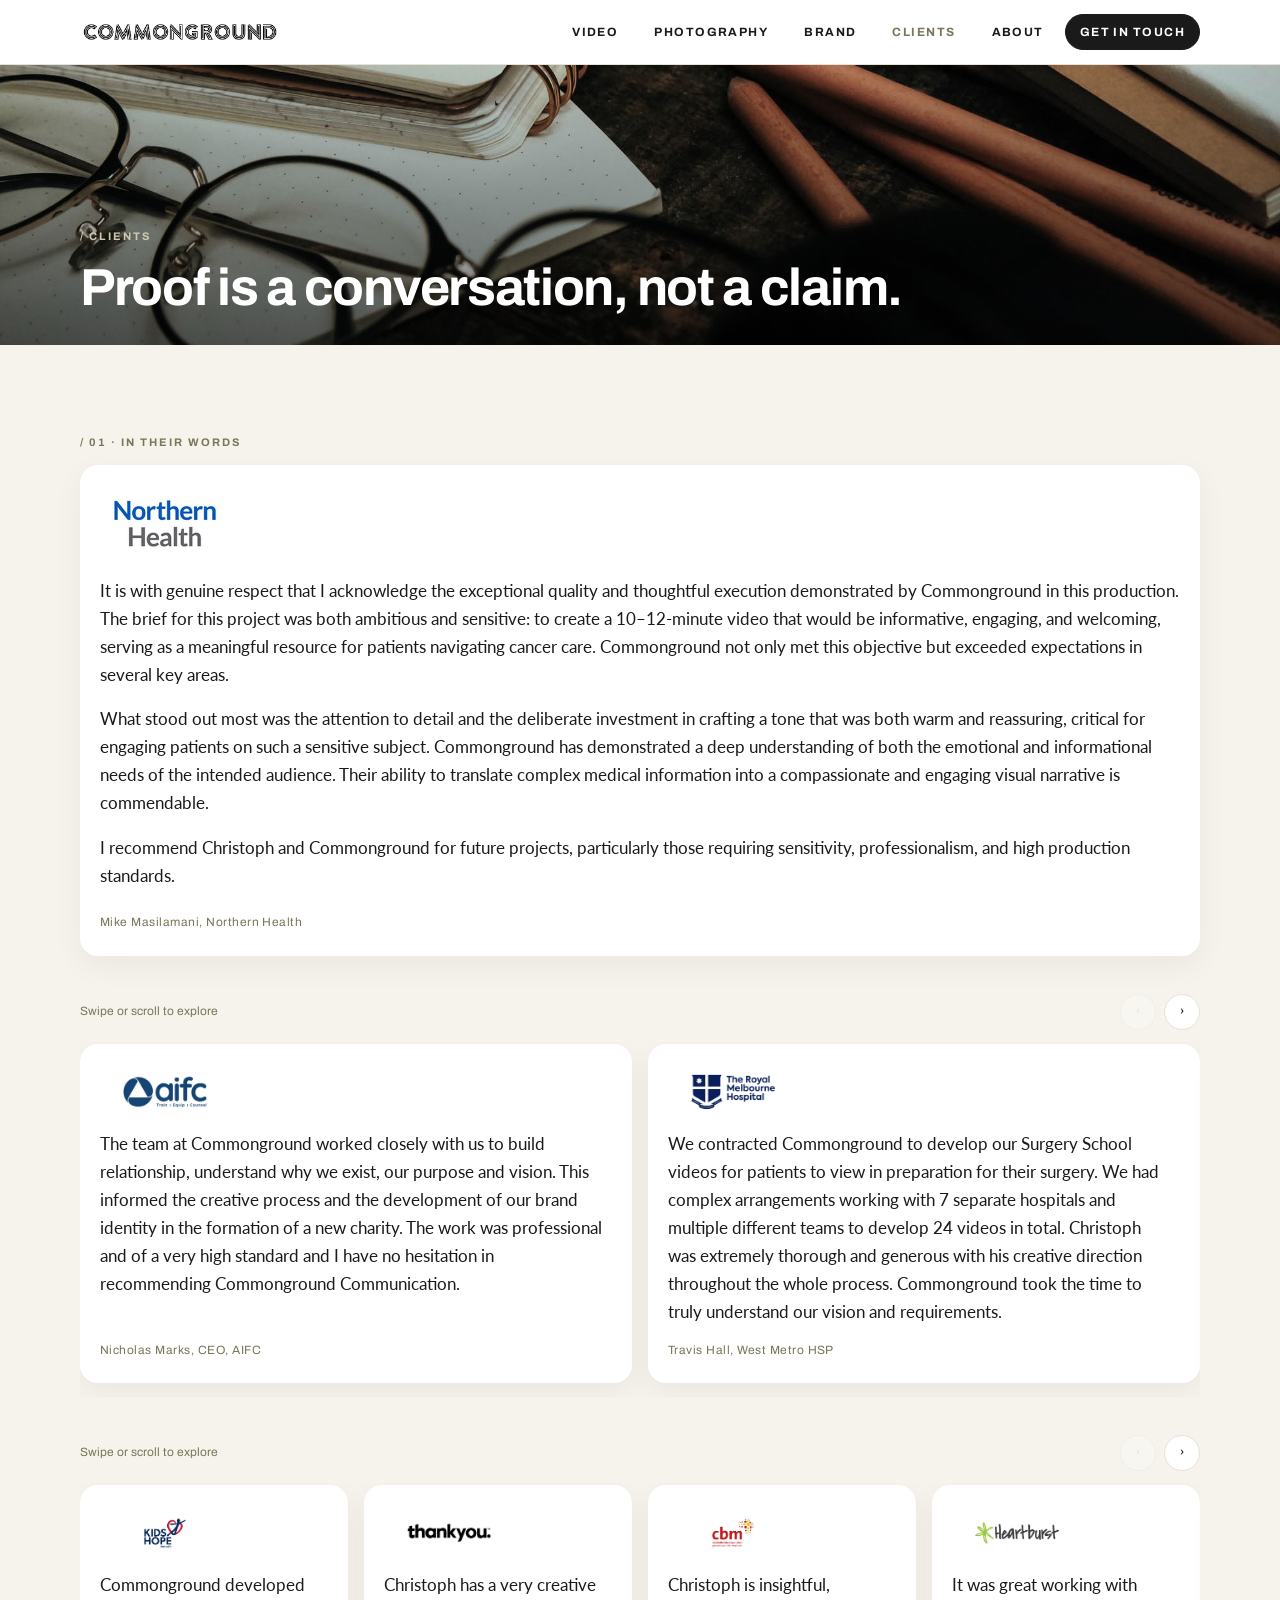
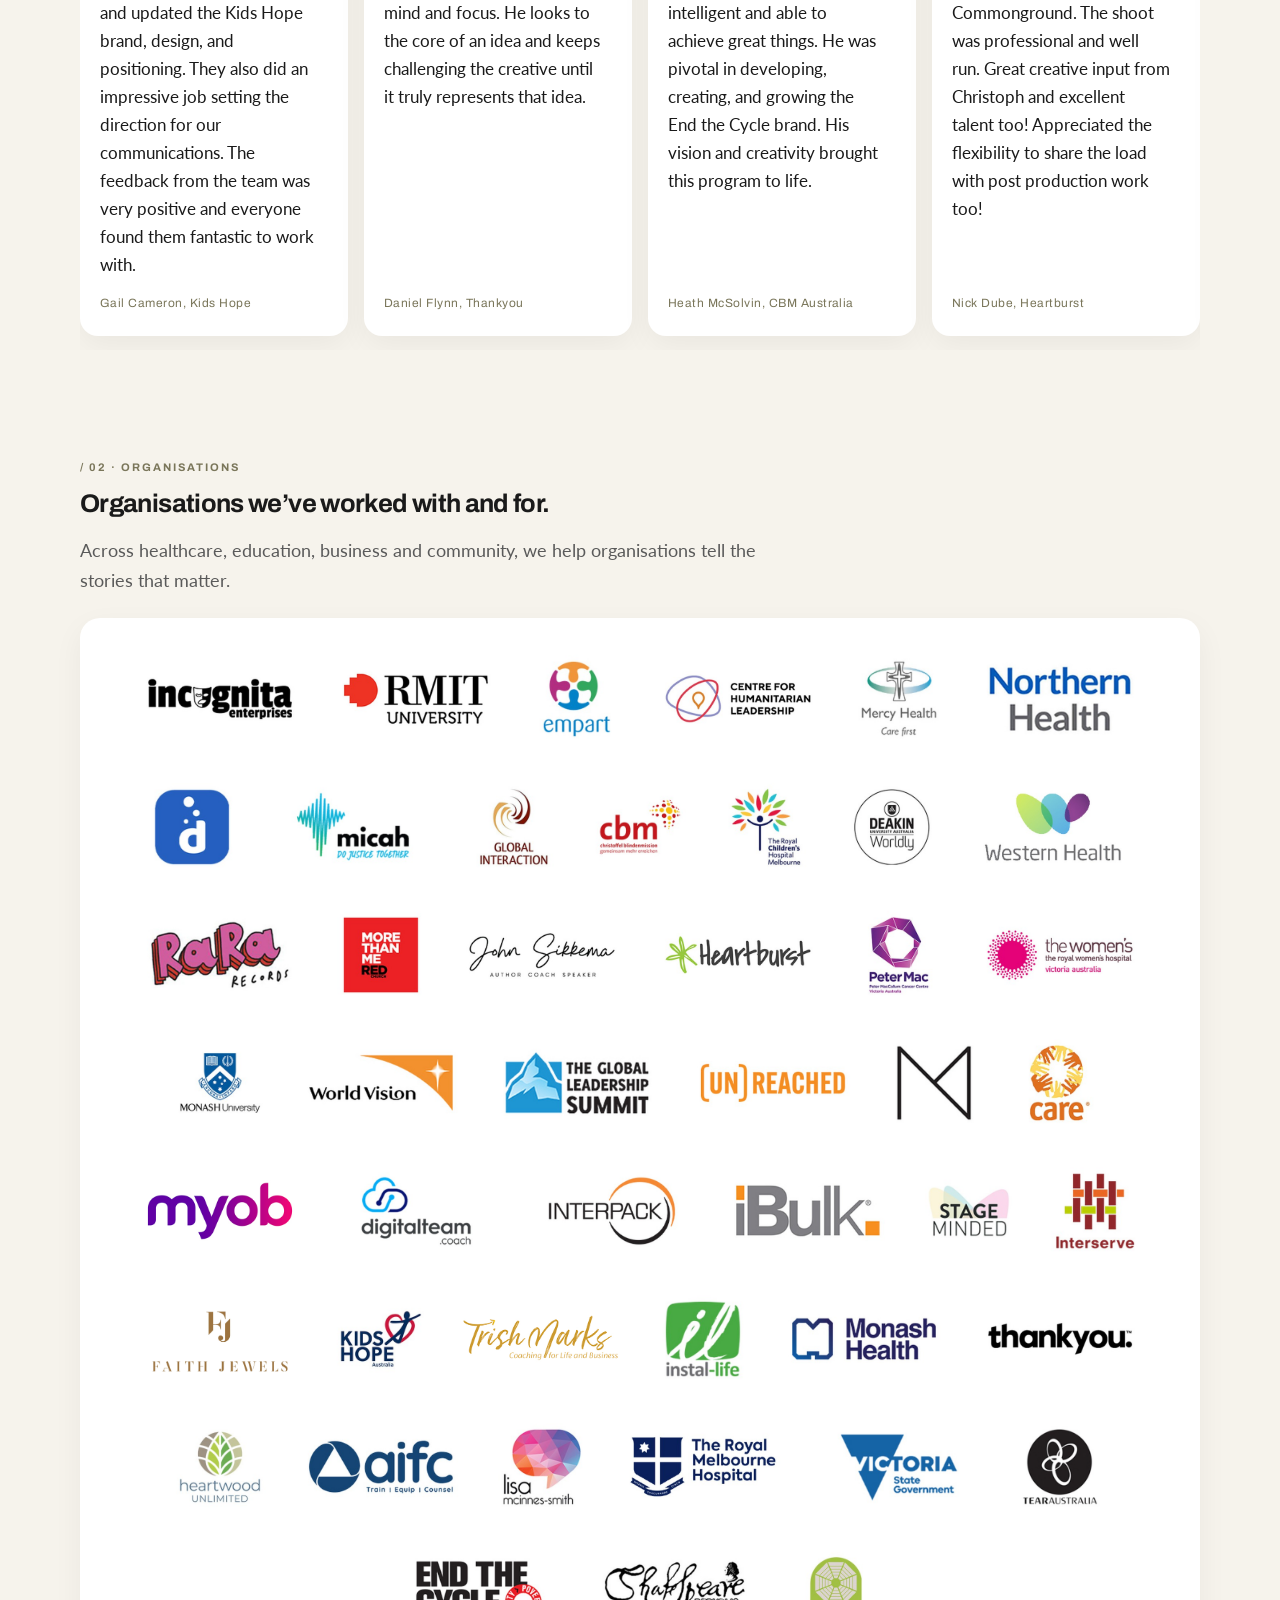
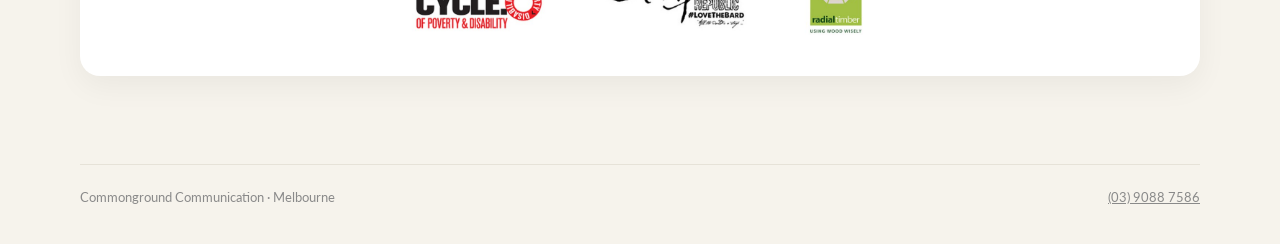
<file: clients.html>
<!DOCTYPE html>
<html lang="en-AU">
<head>
  <meta charset="utf-8">
  <meta name="viewport" content="width=device-width, initial-scale=1">
  
  
  <link rel="icon" href="images/mark.png">
  <link rel="preconnect" href="https://fonts.googleapis.com">
  <link href="https://fonts.googleapis.com/css2?family=Archivo:wght@400;700;800&family=Lato:wght@400;700&display=swap" rel="stylesheet">
  <link rel="stylesheet" href="styles.css">

  <!-- LOGO WALL: one rounded white card; compact wrapping rows and balanced logo widths.
       Adjust slot widths, gap and --logo-height below to change density.
       Shared styles.css remains unchanged. -->
  <style>
    /* Compact logo sheet: wrapping rows rather than oversized grid spans.
       Adjust --logo-height for all logos; set height on a specific image to fine-tune it. */
    #client-logo-wall {
      --logo-height: 100px;
      display:flex; flex-wrap:wrap; align-items:center; justify-content:center;
      gap:18px 16px; padding:26px 22px;
      background:#fff; border-radius:20px; overflow:hidden;
      box-shadow:0 10px 30px rgba(26,26,26,.05);
    }
    #client-logo-wall .client-logo {
      flex:0 0 110px; width:110px; height:110px;
      min-width:0; padding:0; display:flex; align-items:center; justify-content:center;
      background:transparent; border-radius:0;
    }
    #client-logo-wall .client-logo-wide { flex-basis:180px; width:180px; }
    #client-logo-wall img { display:block; width:100%; height:var(--logo-height); object-fit:contain; }
    /* Example individual adjustment:
       #client-logo-wall img[src$="/blue-d-mark.jpg"] { height:80px; }
    */
    .qcard .q-mark { width:130px; height:72px; max-width:100%; object-fit:contain; border-radius:0; background:#fff; margin-bottom:18px; }
    .quote-grid .qcard .q-mark { width:180px; height:90px; }
    @media(max-width:550px) {
      #client-logo-wall { gap:10px 8px; padding:18px 12px; --logo-height:85px; }
      #client-logo-wall .client-logo { flex-basis:90px; width:90px; height:95px; }
      #client-logo-wall .client-logo-wide { flex-basis:150px; width:150px; }
    }
    /* Scroll reveal: edit duration and travel here. Runs once per logo. */
    #client-logo-wall .client-logo.logo-reveal-ready {
      opacity:0; transform:translateY(16px) scale(.96);
      transition:opacity .55s ease, transform .65s cubic-bezier(.2,.7,.2,1);
      transition-delay:var(--logo-delay,0ms);
    }
    #client-logo-wall .client-logo.logo-reveal-ready.is-revealed {
      opacity:1; transform:none;
    }
    @media(prefers-reduced-motion:reduce) {
      #client-logo-wall .client-logo.logo-reveal-ready {
        opacity:1; transform:none; transition:none;
      }
    }

    /* QUOTE LAYOUT: Mike is full width; next three cards scroll horizontally.
       --short-card controls card width; taller cards give full quotes more room. Only .quote-body scrolls vertically. */
    .testimonial-rail { display:flex; align-items:flex-start; gap:16px; overflow-x:auto; padding:2px 0 14px; scroll-snap-type:x proximity; scrollbar-width:none; }
    .testimonial-rail::-webkit-scrollbar { display:none; }
    .testimonial-rail .qcard { flex-shrink:0; min-width:0; box-sizing:border-box; display:flex; flex-direction:column; scroll-snap-align:start; }
    .featured-quotes .qcard { flex-basis:calc((100% - 16px)/2); height:360px; }
    .short-quotes { --short-card:calc((100% - 48px)/4); }
    .short-quotes .qcard { flex-basis:var(--short-card); width:var(--short-card); height:460px; aspect-ratio:auto; }
    .testimonial-rail .q-mark { flex-shrink:0; height:52px; width:130px; margin-bottom:12px; }
    .quote-body p:last-child { margin-bottom:0; }
    .quote-body { flex:1; min-height:0; overflow-y:auto; padding-right:10px; scrollbar-width:thin; scrollbar-color:#7a765a #f6f3ec; }
    .testimonial-rail cite { flex-shrink:0; margin-top:12px; }
    .testimonial-nav { display:flex; justify-content:flex-end; align-items:center; gap:8px; margin-bottom:12px; }
    .testimonial-nav span { margin-right:auto; font-size:12px; color:#7a765a; }
    .testimonial-nav button:disabled { opacity:.3; cursor:default; }
    .quote-body:focus-visible,.testimonial-rail:focus-visible { outline:2px solid #7a765a; outline-offset:3px; }
    @media(max-width:1000px) { .short-quotes { --short-card:calc((100% - 32px)/3); } }
    @media(max-width:760px) { .short-quotes { --short-card:calc((100% - 16px)/2); } .featured-quotes .qcard { flex-basis:85%; } }
    @media(max-width:550px) { .short-quotes { --short-card:85%; } .featured-quotes .qcard { height:420px; } }
  </style>

<!-- SEO / SOCIAL METADATA: unique to this page. Deployment assumes www.commonground.cc
     and the supplied .html navigation. Update canonical, og:url and JSON-LD URLs together
     if hosting uses extensionless routes. Social image uses an existing site asset;
     keep its path and filename case exact. No special GEO/AI metatag is required. -->
<title>Clients &amp; Testimonials | Commonground Melbourne</title>
<meta name="description" content="Hear from healthcare, education, business and not-for-profit clients about Commonground’s video production, photography, brand and communications work."/>
<meta name="robots" content="index, follow, max-image-preview:large, max-snippet:-1, max-video-preview:-1"/>
<meta name="author" content="Commonground Communication"/>
<link rel="canonical" href="https://www.commonground.cc/clients.html"/>
<meta property="og:type" content="website"/>
<meta property="og:locale" content="en_AU"/>
<meta property="og:site_name" content="Commonground Communication"/>
<meta property="og:title" content="Clients &amp; Testimonials | Commonground Melbourne"/>
<meta property="og:description" content="Hear from healthcare, education, business and not-for-profit clients about Commonground’s video production, photography, brand and communications work."/>
<meta property="og:url" content="https://www.commonground.cc/clients.html"/>
<meta property="og:image" content="https://www.commonground.cc/images/home/BTS2.jpg"/>
<meta property="og:image:alt" content="Commonground creative production for organisations"/>
<meta name="twitter:card" content="summary_large_image"/>
<meta name="twitter:title" content="Clients &amp; Testimonials | Commonground Melbourne"/>
<meta name="twitter:description" content="Hear from healthcare, education, business and not-for-profit clients about Commonground’s video production, photography, brand and communications work."/>
<meta name="twitter:image" content="https://www.commonground.cc/images/home/BTS2.jpg"/>
<meta name="twitter:image:alt" content="Commonground creative production for organisations"/>
<!-- STRUCTURED DATA: grounded business and service facts; keep consistent across pages.
     No invented street address, opening hours, ratings, awards or video upload dates. -->
<script type="application/ld+json">
{
  "@context": "https://schema.org",
  "@graph": [
    {
      "@type": "Organisation",
      "@id": "https://www.commonground.cc/#organisation",
      "name": "Commonground Communication",
      "alternateName": "Commonground",
      "url": "https://www.commonground.cc/",
      "logo": {
        "@type": "ImageObject",
        "url": "https://www.commonground.cc/images/home/logo.png"
      },
      "description": "Melbourne creative agency delivering video production, photography, brand strategy and communication campaigns for businesses, healthcare, education and not-for-profit organisations.",
      "telephone": "+61-3-9088-7586",
      "address": {
        "@type": "PostalAddress",
        "addressLocality": "Melbourne",
        "addressRegion": "VIC",
        "addressCountry": "AU"
      },
      "areaServed": [
        {
          "@type": "City",
          "name": "Melbourne"
        },
        {
          "@type": "Country",
          "name": "Australia"
        }
      ],
      "knowsAbout": [
        "Video production",
        "Photography",
        "Brand strategy and design",
        "Communication and campaign strategy"
      ]
    },
    {
      "@type": "WebSite",
      "@id": "https://www.commonground.cc/#website",
      "url": "https://www.commonground.cc/",
      "name": "Commonground Communication",
      "alternateName": "Commonground",
      "publisher": {
        "@id": "https://www.commonground.cc/#organisation"
      },
      "inLanguage": "en-AU"
    },
    {
      "@type": "CollectionPage",
      "@id": "https://www.commonground.cc/clients.html#webpage",
      "url": "https://www.commonground.cc/clients.html",
      "name": "Clients & Testimonials | Commonground Melbourne",
      "description": "Hear from healthcare, education, business and not-for-profit clients about Commonground’s video production, photography, brand and communications work.",
      "inLanguage": "en-AU",
      "isPartOf": {
        "@id": "https://www.commonground.cc/#website"
      },
      "publisher": {
        "@id": "https://www.commonground.cc/#organisation"
      },
      "about": {
        "@id": "https://www.commonground.cc/#organisation"
      },
      "primaryImageOfPage": {
        "@type": "ImageObject",
        "url": "https://www.commonground.cc/images/home/BTS2.jpg",
        "caption": "Commonground creative production for organisations"
      }
    }
  ]
}
</script>
	<!-- Google tag (gtag.js) -->
<script async src="https://www.googletagmanager.com/gtag/js?id=G-12V5LHD8Q3"></script>
<script>
  window.dataLayer = window.dataLayer || [];
  function gtag(){dataLayer.push(arguments);}
  gtag('js', new Date());
  gtag('config', 'G-12V5LHD8Q3');
</script>
</head>
<body>
  <!-- EDITING GUIDE
       CLIENTS: edit featured testimonials and qcard testimonials directly below. Copy a complete qcard inside t-row to add a testimonial; keep quote text and attribution together. The logo wall list is in the page-local script at the bottom. Files use images/clients/name.jpg. Keep testimonial slider IDs unchanged.
       Shared appearance: styles.css. Shared interactions and image lists: script.js.
       Images are relative paths such as images/project.jpg; keep your images folder.
       Text between tags is visible copy; comments like this are invisible editing notes.
       Escape ampersands as &amp; in HTML text and attribute values.
  -->

  <!-- ===== PAGE HEADER ===== -->
  <!-- SHARED HEADER: edit navigation text and href destinations here.
       Navigation is repeated across all seven HTML pages: apply shared changes to each.
       Logo: change images/logo.png and its alt text; favicon is images/mark.png in head.
       menu-btn and nav classes are used by the shared mobile menu script. -->
  <header class="page-head">
    <div class="wrap bar">
      <a class="logo" href="index.html"><img src="images/home/logo.png" alt="Commonground"></a>
      <button class="menu-btn" aria-label="Menu"><span></span></button>
      <nav class="nav">
        <a href="video.html">Video</a>
        <a href="photography.html">Photography</a>
        <a href="brand.html">Brand</a>
        <a href="clients.html" class="is-on">Clients</a>
        <a href="about.html">About</a>
        <a class="pill" href="contact.html">Get in Touch</a>
      </nav>
    </div>
  </header>

  <section class="page-hero" style="background-image:url('images/home/desktop-notes.jpg')">
    <div class="wrap"><p class="mark" style="color:#cecaaf">/ Clients</p><h1>Proof is a conversation, not a claim.</h1></div>
  </section>

<!-- FEATURED: Mike spans the full width (two normal featured cards).
     Edit quote paragraphs and attribution directly; this card grows with its copy. -->
<section class="section" style="padding-bottom:20px"><div class="wrap"><p class="mark">/ 01 · In their words</p><div class="quote-featured"><article class="qcard">
<!-- IMAGE: edit src for the file path and alt for its description; preserve layout classes. -->
<img alt="Northern Health" class="q-mark" loading="lazy" src="images/clients/northern-health.jpg"/>
<p>It is with genuine respect that I acknowledge the exceptional quality and thoughtful execution demonstrated by Commonground in this production. The brief for this project was both ambitious and sensitive: to create a 10–12-minute video that would be informative, engaging, and welcoming, serving as a meaningful resource for patients navigating cancer care. Commonground not only met this objective but exceeded expectations in several key areas.</p>
<p>What stood out most was the attention to detail and the deliberate investment in crafting a tone that was both warm and reassuring, critical for engaging patients on such a sensitive subject. Commonground has demonstrated a deep understanding of both the emotional and informational needs of the intended audience. Their ability to translate complex medical information into a compassionate and engaging visual narrative is commendable.</p><p>I recommend Christoph and Commonground for future projects, particularly those requiring sensitivity, professionalism, and high production standards.</p><cite>Mike Masilamani, Northern Health</cite>
</article></div></div></section>
<section class="section" style="padding-top:0;padding-bottom:20px"><div class="wrap"><!-- SCROLLER: copy a complete article to add a quote. Full copy stays in .quote-body;
     the logo and attribution stay outside it so they remain visible. -->
<div class="quote-nav testimonial-nav"><span>Swipe or scroll to explore</span><button type="button" data-rail="featured-quotes" data-direction="-1" aria-label="Previous Featured testimonials">‹</button><button type="button" data-rail="featured-quotes" data-direction="1" aria-label="Next Featured testimonials">›</button></div>
<div class="testimonial-rail featured-quotes" id="featured-quotes" role="region" aria-label="Featured testimonials" tabindex="0"><article class="qcard">
<!-- IMAGE: edit src for the file path and alt for its description; preserve layout classes. -->
<img alt="AIFC" class="q-mark" loading="lazy" src="images/clients/aifc.jpg"/><div aria-label="Full testimonial from Nicholas Marks" class="quote-body" role="region" tabindex="0"><p>The team at Commonground worked closely with us to build relationship, understand why we exist, our purpose and vision. This informed the creative process and the development of our brand identity in the formation of a new charity. The work was professional and of a very high standard and I have no hesitation in recommending Commonground Communication.</p></div>

<cite>Nicholas Marks, CEO, AIFC</cite>
</article><article class="qcard"><img alt="The Royal Melbourne Hospital" class="q-mark" loading="lazy" src="images/clients/royal-melbourne-hospital.jpg"/><div aria-label="Full testimonial from Travis Hall" class="quote-body" role="region" tabindex="0"><p>We contracted Commonground to develop our Surgery School videos for patients to view in preparation for their surgery. We had complex arrangements working with 7 separate hospitals and multiple different teams to develop 24 videos in total. Christoph was extremely thorough and generous with his creative direction throughout the whole process. Commonground took the time to truly understand our vision and requirements.</p></div><cite>Travis Hall, West Metro HSP</cite></article><article class="qcard">
<!-- IMAGE: edit src for the file path and alt for its description; preserve layout classes. -->
<img alt="Deakin University" class="q-mark" loading="lazy" src="images/clients/deakin-university.jpg"/><div aria-label="Full testimonial from Dr Adrian Cameron" class="quote-body" role="region" tabindex="0"><p>Commonground worked with us on a major supermarket intervention campaign. The retailers, customers and partners had only praise for the work. Based on this work Deakin University won the prestigious Konrad Jamrozik Award for Health Advocacy and the VicHealth Healthy Eating Award for best health promotion project in Victoria, Australia.</p></div>

<cite>Dr Adrian Cameron, Deakin University</cite>
</article></div></div></section>
<section class="section" style="padding-top:0"><div class="wrap"><!-- SCROLLER: copy a complete article to add a quote. Full copy stays in .quote-body;
     the logo and attribution stay outside it so they remain visible. -->
<div class="quote-nav testimonial-nav"><span>Swipe or scroll to explore</span><button type="button" data-rail="short-quotes" data-direction="-1" aria-label="Previous More testimonials">‹</button><button type="button" data-rail="short-quotes" data-direction="1" aria-label="Next More testimonials">›</button></div>
<div class="testimonial-rail short-quotes" id="short-quotes" role="region" aria-label="More testimonials" tabindex="0"><article class="qcard"><img alt="Kids Hope Australia" class="q-mark" loading="lazy" src="images/clients/kids-hope-australia.jpg"/><div aria-label="Full testimonial from Gail Cameron" class="quote-body" role="region" tabindex="0"><p>Commonground developed and updated the Kids Hope brand, design, and positioning. They also did an impressive job setting the direction for our communications. The feedback from the team was very positive and everyone found them fantastic to work with.</p></div><cite>Gail Cameron, Kids Hope</cite></article><article class="qcard"><img alt="Thankyou" class="q-mark" loading="lazy" src="images/clients/thankyou.jpg"/><div aria-label="Full testimonial from Daniel Flynn" class="quote-body" role="region" tabindex="0"><p>Christoph has a very creative mind and focus. He looks to the core of an idea and keeps challenging the creative until it truly represents that idea.</p></div><cite>Daniel Flynn, Thankyou</cite></article><article class="qcard"><img alt="CBM Australia" class="q-mark" loading="lazy" src="images/clients/cbm.jpg"/><div aria-label="Full testimonial from Heath McSolvin" class="quote-body" role="region" tabindex="0"><p>Christoph is insightful, intelligent and able to achieve great things. He was pivotal in developing, creating, and growing the End the Cycle brand. His vision and creativity brought this program to life.</p></div><cite>Heath McSolvin, CBM Australia</cite></article><article class="qcard"><img alt="Heartburst" class="q-mark" loading="lazy" src="images/clients/heartburst.jpg"/><div aria-label="Full testimonial from Nick Dube" class="quote-body" role="region" tabindex="0"><p>It was great working with Commonground. The shoot was professional and well run. Great creative input from Christoph and excellent talent too! Appreciated the flexibility to share the load with post production work too!</p></div><cite>Nick Dube, Heartburst</cite></article><article class="qcard"><img alt="Interserve" class="q-mark" loading="lazy" src="images/clients/interserve.jpg"/><div aria-label="Full testimonial from Cathy Hine" class="quote-body" role="region" tabindex="0"><p>We had the pleasure of working with Christoph in video and photography. He captured our activities, energy and spirit and produced a video which distilled and clearly presented a fairly nuanced message.</p></div><cite>Cathy Hine, Interserve</cite></article><article class="qcard"><img alt="R2L / GDU" class="q-mark" loading="lazy" src="images/clients/glow.jpg"/><div aria-label="Full testimonial from Greg Low" class="quote-body" role="region" tabindex="0"><p>Christoph has enormous experience in purposeful storytelling. I have worked with Christoph in many countries. Respectfully and ethically telling their story is central to the way Christoph works.</p></div><cite>Greg Low, R2L / GDU</cite></article><article class="qcard"><img alt="Global Interaction" class="q-mark" loading="lazy" src="images/clients/global-interaction.jpg"/><div aria-label="Full testimonial from Andrea Fleming" class="quote-body" role="region" tabindex="0"><p>Commonground produced stories from the work of Global Interaction of lives being transformed. Christoph beautifully and genuinely conveyed the impact of Global Interaction’s work. We value authentic trust relationships, a quality that is mutually identified in working alongside Christoph.</p></div><cite>Andrea Fleming, Global Interaction</cite></article><article class="qcard"><img alt="YourGrocer" class="q-mark" loading="lazy" src="images/clients/your-grocer.jpeg"/><div aria-label="Full testimonial from Morgan Ranieri" class="quote-body" role="region" tabindex="0"><p>Christoph helped me to clearly articulate YourGrocer's "Why" and convinced me to put more of an intentional focus on it. Christoph really lit a fire and helped me see the value of focussing on our story.</p></div><cite>Morgan Ranieri, YourGrocer</cite></article><article class="qcard"><img alt="Interserve" class="q-mark" loading="lazy" src="images/clients/interserve.jpg"/><div aria-label="Full testimonial from Esther Adams" class="quote-body" role="region" tabindex="0"><p>Christoph has extensive video, branding, campaigning and marketing knowledge, experience and insight which he applies with great sensitivity.</p></div><cite>Esther Adams, Interserve</cite></article><article class="qcard"><img alt="John Sikkema" class="q-mark" loading="lazy" src="images/clients/john-sikkema.jpg"/><div aria-label="Full testimonial from John Sikkema" class="quote-body" role="region" tabindex="0"><p>I have had Commonground do three different projects for my business, each time they delivered a quality product with minimal briefs. Commonground have a unique gift and skill to deliver high quality end results - on one important project people raved about his advice and the brilliant quality!</p></div><cite>John Sikkema, Business On Purpose</cite></article></div></div></section>

  <!-- LOGO WALL: edit the clientLogos array below to add/remove logos.
       Use the exact JPG basename from images/clients. wide:true gives a horizontal logo a wider slot.
       Order is shuffled on each page load. Keep client-logo-wall ID. -->
  <section class="section" style="padding-top:20px">
    <div class="wrap">
      <p class="mark">/ 02 · Organisations</p>
      <h2 style="margin-bottom:18px">Organisations we’ve worked with and for.</h2>
      <p class="prose">Across healthcare, education, business and community, we help organisations tell the stories that matter.</p>
      <div class="logo-wall" id="client-logo-wall" style="margin-top:22px"></div>
    </div>
  </section>

  <!-- FOOTER: update business name, location and phone. Keep tel: href in international format.
       Repeat shared footer changes across the other HTML pages. -->
  <footer class="site-foot wrap">
    <span>Commonground Communication · Melbourne</span>
    <a href="tel:+61390887586">(03) 9088 7586</a>
  </footer>
  <!-- Load shared interactions last. Keep this script link and the styles.css link in head. -->
  <script src="script.js"></script>

  <!-- LOGO LIST: file is the exact basename without .jpg; name is accessible text.
       Square JPGs are 250x250; horizontal JPGs 500x250. Artwork retains its proportions.
       Add an entry here and the corresponding JPG to images/clients. -->
  <script>
  (function(){
    var clientLogos = [
    {
        "file": "aifc",
        "name": "AIFC",
        "wide": true
    },
    {
        "file": "blue-d-mark",
        "name": "Blue D Mark",
        "wide": false
    },
    {
        "file": "cae",
        "name": "CAE",
        "wide": false
    },
    {
        "file": "cbm",
        "name": "CBM",
        "wide": false
    },
    {
        "file": "centre-for-humanitarian-leadership",
        "name": "Centre For Humanitarian Leadership",
        "wide": true
    },
    {
        "file": "deakin-university",
        "name": "Deakin University",
        "wide": false
    },
    {
        "file": "digitalteam-coach",
        "name": "Digitalteam Coach",
        "wide": true
    },
    {
        "file": "empart",
        "name": "Empart",
        "wide": false
    },
    {
        "file": "end-the-cycle",
        "name": "End The Cycle",
        "wide": true
    },
    {
        "file": "geometric-monogram",
        "name": "Geometric Monogram",
        "wide": false
    },
    {
        "file": "global-interaction",
        "name": "Global Interaction",
        "wide": false
    },
    {
        "file": "global-leadership-summit",
        "name": "Global Leadership Summit",
        "wide": true
    },
    {
        "file": "heartburst",
        "name": "Heartburst",
        "wide": true
    },
    {
        "file": "heartwood-unlimited",
        "name": "Heartwood Unlimited",
        "wide": false
    },
    {
        "file": "ibulk",
        "name": "Ibulk",
        "wide": true
    },
    {
        "file": "incognita-enterprises",
        "name": "Incognita Enterprises",
        "wide": true
    },
    {
        "file": "instal-life",
        "name": "Instal Life",
        "wide": false
    },
    {
        "file": "interpack",
        "name": "Interpack",
        "wide": true
    },
    {
        "file": "interserve",
        "name": "Interserve",
        "wide": false
    },
    {
        "file": "john-sikkema",
        "name": "John Sikkema",
        "wide": true
    },
    {
        "file": "kids-hope-australia",
        "name": "Kids Hope Australia",
        "wide": false
    },
    {
        "file": "lisa-mcinnes-smith",
        "name": "Lisa Mcinnes Smith",
        "wide": false
    },
    {
        "file": "mercy-health",
        "name": "Mercy Health",
        "wide": false
    },
    {
        "file": "micah",
        "name": "Micah",
        "wide": true
    },
    {
        "file": "monash-health",
        "name": "Monash Health",
        "wide": true
    },
    {
        "file": "monash-university",
        "name": "Monash University",
        "wide": false
    },
    {
        "file": "northern-health",
        "name": "Northern Health",
        "wide": true
    },
    {
        "file": "peter-mac",
        "name": "Peter Mac",
        "wide": false
    },
    {
        "file": "radial-timber",
        "name": "Radial Timber",
        "wide": false
    },
    {
        "file": "rara-records",
        "name": "Rara Records",
        "wide": true
    },
    {
        "file": "red-church",
        "name": "Red Church",
        "wide": false
    },
    {
        "file": "rmit-university",
        "name": "RMIT University",
        "wide": true
    },
    {
        "file": "royal-childrens-hospital",
        "name": "Royal Children’s Hospital",
        "wide": false
    },
    {
        "file": "royal-melbourne-hospital",
        "name": "Royal Melbourne Hospital",
        "wide": true
    },
    {
        "file": "royal-womens-hospital",
        "name": "Royal Women’s Hospital",
        "wide": true
    },
    {
        "file": "shakespeare-republic",
        "name": "Shakespeare Republic",
        "wide": true
    },
    {
        "file": "stageminded",
        "name": "Stageminded",
        "wide": false
    },
    {
        "file": "tear-australia",
        "name": "Tear Australia",
        "wide": false
    },
    {
        "file": "thankyou",
        "name": "Thankyou",
        "wide": true
    },
    {
        "file": "unreached",
        "name": "Unreached",
        "wide": true
    },
    {
        "file": "victoria-state-government",
        "name": "Victoria State Government",
        "wide": true
    },
    {
        "file": "western-health",
        "name": "Western Health",
        "wide": true
    },
	{
        "file": "trish-marks",
        "name": "Trish Marks Consulting",
        "wide": true
    },
	{
        "file": "myob",
        "name": "MYOB",
        "wide": true
    },
	{
        "file": "faith-jewels",
        "name": "Faith Jewels",
        "wide": true
    },
    {
        "file": "world-vision",
        "name": "World Vision",
        "wide": true
    }
];
    for(var i=clientLogos.length-1;i>0;i--){var j=Math.floor(Math.random()*(i+1));var temp=clientLogos[i];clientLogos[i]=clientLogos[j];clientLogos[j]=temp;}
    var wall=document.getElementById('client-logo-wall');
    if(!wall)return;
    clientLogos.forEach(function(logo){
      var cell=document.createElement('div');cell.className='client-logo'+(logo.wide?' client-logo-wide':'');
      var img=document.createElement('img');img.src='images/clients/'+logo.file+'.jpg';img.alt=logo.name;img.loading='lazy';img.decoding='async';img.width=logo.wide?500:250;img.height=250;
      cell.appendChild(img);wall.appendChild(cell);
    });
    /* Progressive enhancement: no observer or reduced motion means immediate display.
       Observe each logo, so lower rows reveal only as they reach the viewport. */
    var motion = window.matchMedia('(prefers-reduced-motion: reduce)');
    if ('IntersectionObserver' in window && !motion.matches) {
      var cells = Array.prototype.slice.call(wall.children);
      var observer = new IntersectionObserver(function(entries) {
        var visible = entries.filter(function(entry) { return entry.isIntersecting; });
        visible.sort(function(a,b) { return cells.indexOf(a.target)-cells.indexOf(b.target); });
        visible.forEach(function(entry,index) {
          entry.target.style.setProperty('--logo-delay', Math.min(index,6)*65+'ms');
          entry.target.classList.add('is-revealed');
          observer.unobserve(entry.target);
        });
      }, { threshold: .12 });
      cells.forEach(function(cell) { cell.classList.add('logo-reveal-ready'); observer.observe(cell); });
      function revealAll() {
        if (!motion.matches) return;
        observer.disconnect();
        cells.forEach(function(cell) { cell.classList.add('is-revealed'); });
      }
      if (motion.addEventListener) motion.addEventListener('change', revealAll);
      else if (motion.addListener) motion.addListener(revealAll);
    }
  })();
  </script>

  <!-- Page-local scrollers: IDs deliberately differ from the old shared four-up slider. -->
  <script>
  (function(){
    var reduced=window.matchMedia('(prefers-reduced-motion: reduce)');
    document.querySelectorAll('.testimonial-rail').forEach(function(rail){
      /* Fit the featured row to its longest quote; fit 80% of the lower row.
         Measure after fonts load and whenever the available width changes. */
      var cards=Array.from(rail.querySelectorAll('.qcard'));
      function fitCards(){
        cards.forEach(function(card){card.style.height='auto';});
        var heights=cards.map(function(card){return Math.ceil(card.getBoundingClientRect().height);}).sort(function(a,b){return a-b;});
        var fraction=rail.id==='short-quotes'?.8:1;
        var height=heights[Math.ceil(heights.length*fraction)-1]+2;
        cards.forEach(function(card){card.style.height=height+'px';});
        update();
      }
      var buttons=Array.from(document.querySelectorAll('[data-rail="'+rail.id+'"]'));
      function update(){buttons.forEach(function(button){button.disabled=Number(button.dataset.direction)<0?rail.scrollLeft<=2:rail.scrollLeft>=rail.scrollWidth-rail.clientWidth-2;});}
      function move(direction){var card=rail.querySelector('.qcard');rail.scrollBy({left:direction*(card.getBoundingClientRect().width+16),behavior:reduced.matches?'auto':'smooth'});}
      buttons.forEach(function(button){button.addEventListener('click',function(){move(Number(button.dataset.direction));});});
      rail.addEventListener('keydown',function(event){if(event.target!==rail)return;if(event.key==='ArrowLeft'||event.key==='ArrowRight'){event.preventDefault();move(event.key==='ArrowLeft'?-1:1);}});
      rail.addEventListener('scroll',update,{passive:true});
      var lastWidth=rail.clientWidth;
      if('ResizeObserver' in window){
        new ResizeObserver(function(){
          if(rail.clientWidth!==lastWidth){lastWidth=rail.clientWidth;fitCards();}
        }).observe(rail);
      }else{window.addEventListener('resize',fitCards);}
      fitCards();
      if(document.fonts)document.fonts.ready.then(fitCards);
    });
  })();
  </script>
</body>
</html>
</file>
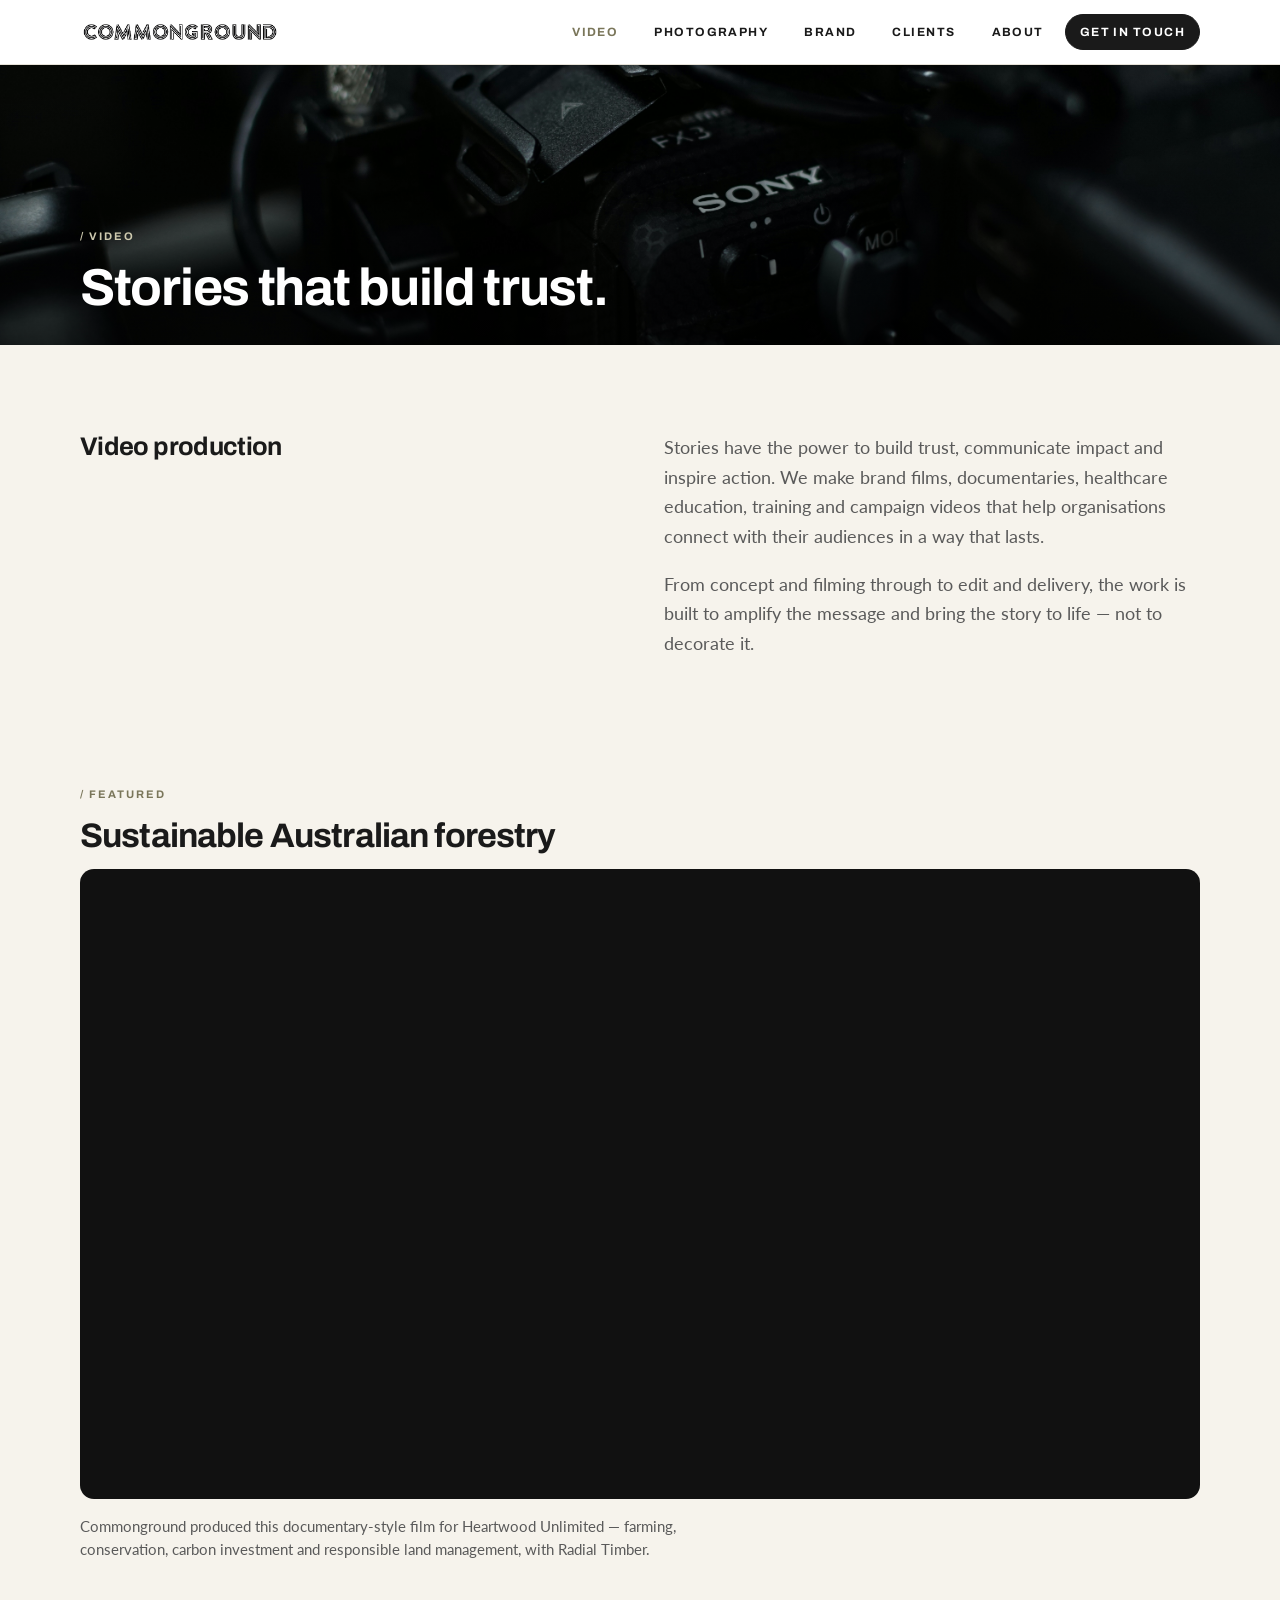
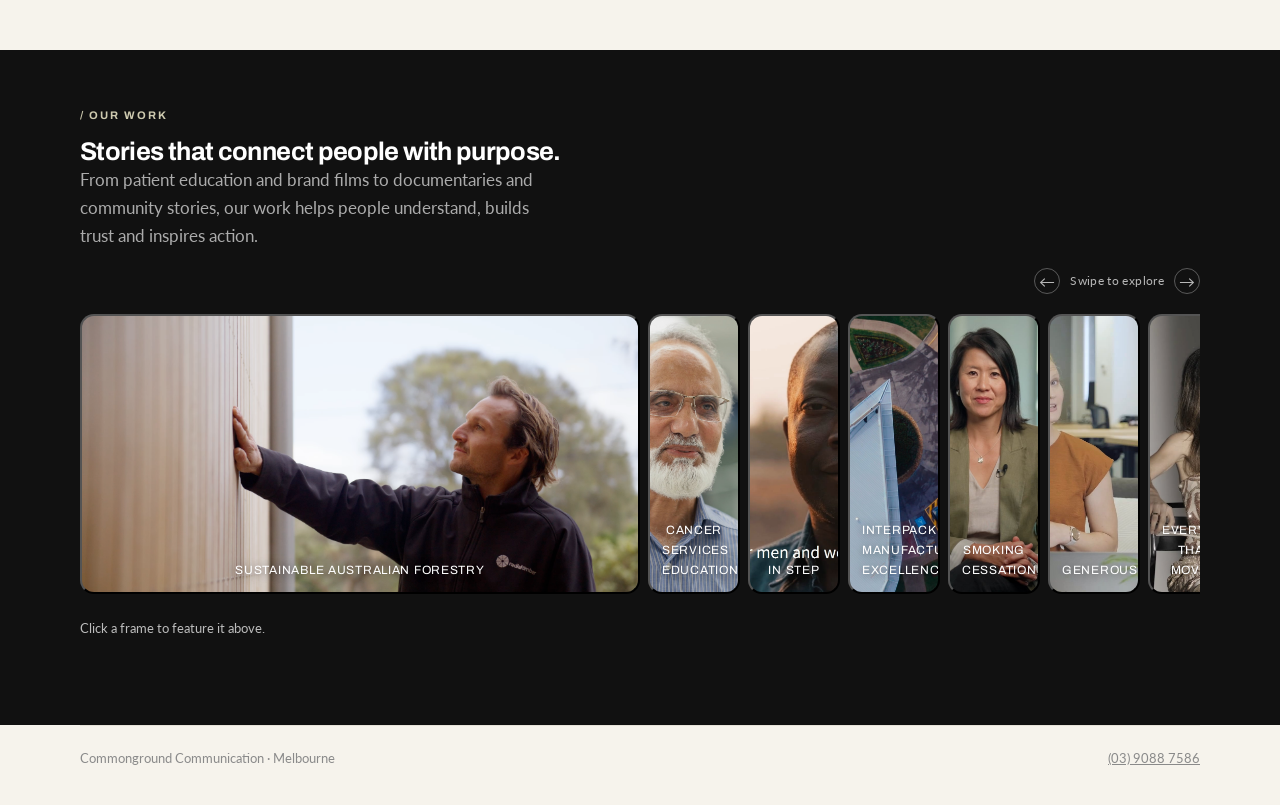
<file: video.html>
<!DOCTYPE html>
<html lang="en-AU">
<head>
  <meta charset="utf-8">
  <meta name="viewport" content="width=device-width, initial-scale=1">
  
  
  <link rel="icon" href="images/mark.png">
  <link rel="preconnect" href="https://fonts.googleapis.com">
  <link href="https://fonts.googleapis.com/css2?family=Archivo:wght@400;700;800&family=Lato:wght@400;700&display=swap" rel="stylesheet">
  <link rel="stylesheet" href="styles.css">
  <!-- VIDEO STRIP OVERRIDES: scoped to this page; no shared CSS replacement needed.
       --video-peek controls the room reserved for neighbouring thumbnails.
       Narrow thumbnails remain clickable; touch/trackpad scrolling also works.
       Hover previews expand without changing the player. Click selects and returns above. -->
  <style>
    .work-strip {
      --video-peek: 60px;
      position: relative; overflow-x: auto; overflow-y: hidden;
      scrollbar-width: none; -ms-overflow-style: none;
      scroll-snap-type: none; scroll-behavior: auto;
      padding: 8px 0; gap: 8px; align-items: stretch;
    }
    .work-strip::-webkit-scrollbar { display: none; width: 0; height: 0; }
    .work-strip .work-tile { flex: 0 0 92px; transition: flex-basis .55s cubic-bezier(.22,.61,.36,1); }
    .work-strip .work-tile:hover { flex-basis: 92px; }
    .work-strip .work-tile.is-on,
    .work-strip .work-tile.is-on:hover {
      flex-basis: min(560px, max(140px, calc(100% - 2 * var(--video-peek))));
    }
    .work-swipe-hint { display:flex; align-items:center; justify-content:flex-end; gap:10px; margin:18px 0 0; color:rgba(255,255,255,.7); font-size:12px; letter-spacing:.03em; }
    .work-swipe-hint span { display:inline-flex; align-items:center; justify-content:center; width:26px; height:26px; border:1px solid rgba(255,255,255,.3); border-radius:50%; font-size:16px; }
    /* Hover previews are independent of the clicked/playing video. */
    @media(hover:hover) and (pointer:fine) {
      .work-strip.has-preview .work-tile.is-on,
      .work-strip.has-preview .work-tile.is-on:hover { flex-basis:92px; }
      .work-strip.has-preview .work-tile.is-preview,
      .work-strip.has-preview .work-tile.is-preview:hover {
        flex-basis:min(560px, max(140px, calc(100% - 2 * var(--video-peek))));
        background-size:cover; background-color:#111;
      }
    }
    .work-strip .work-tile:focus-visible { outline: 2px solid #cecaaf; outline-offset: -5px; }
    #featured-title { scroll-margin-top: 24px; }
    #featured-title:focus { outline: none; }
    @media(max-width:550px) {
      .work-strip { --video-peek: 48px; }
      .work-strip .work-tile, .work-strip .work-tile:hover { flex-basis: 72px; }
    }
    @media(prefers-reduced-motion:reduce) { .work-strip .work-tile { transition: none; } }
  </style>


<!-- SEO / SOCIAL METADATA: unique to this page. Deployment assumes www.commonground.cc
     and the supplied .html navigation. Update canonical, og:url and JSON-LD URLs together
     if hosting uses extensionless routes. Social image uses an existing site asset;
     keep its path and filename case exact. No special GEO/AI metatag is required. -->
<title>Video Production Melbourne | Brand Films &amp; Stories | Commonground</title>
<meta name="description" content="Melbourne video production for brand films, documentaries, healthcare education, training and campaigns. From creative concept and filming to edit and delivery."/>
<meta name="robots" content="index, follow, max-image-preview:large, max-snippet:-1, max-video-preview:-1"/>
<meta name="author" content="Commonground Communication"/>
<link rel="canonical" href="https://www.commonground.cc/video.html"/>
<meta property="og:type" content="website"/>
<meta property="og:locale" content="en_AU"/>
<meta property="og:site_name" content="Commonground Communication"/>
<meta property="og:title" content="Video Production Melbourne | Brand Films &amp; Stories | Commonground"/>
<meta property="og:description" content="Melbourne video production for brand films, documentaries, healthcare education, training and campaigns. From creative concept and filming to edit and delivery."/>
<meta property="og:url" content="https://www.commonground.cc/video.html"/>
<meta property="og:image" content="https://www.commonground.cc/images/video/radial.png"/>
<meta property="og:image:alt" content="Sustainable Australian forestry film produced by Commonground"/>
<meta name="twitter:card" content="summary_large_image"/>
<meta name="twitter:title" content="Video Production Melbourne | Brand Films &amp; Stories | Commonground"/>
<meta name="twitter:description" content="Melbourne video production for brand films, documentaries, healthcare education, training and campaigns. From creative concept and filming to edit and delivery."/>
<meta name="twitter:image" content="https://www.commonground.cc/images/video/radial.png"/>
<meta name="twitter:image:alt" content="Sustainable Australian forestry film produced by Commonground"/>
<!-- STRUCTURED DATA: grounded business and service facts; keep consistent across pages.
     No invented street address, opening hours, ratings, awards or video upload dates. -->
<script type="application/ld+json">
{
  "@context": "https://schema.org",
  "@graph": [
    {
      "@type": "Organisation",
      "@id": "https://www.commonground.cc/#organisation",
      "name": "Commonground Communication",
      "alternateName": "Commonground",
      "url": "https://www.commonground.cc/",
      "logo": {
        "@type": "ImageObject",
        "url": "https://www.commonground.cc/images/home/logo.png"
      },
      "description": "Melbourne creative agency delivering video production, photography, brand strategy and communication campaigns for businesses, healthcare, education and not-for-profit organisations.",
      "telephone": "+61-3-9088-7586",
      "address": {
        "@type": "PostalAddress",
        "addressLocality": "Melbourne",
        "addressRegion": "VIC",
        "addressCountry": "AU"
      },
      "areaServed": [
        {
          "@type": "City",
          "name": "Melbourne"
        },
        {
          "@type": "Country",
          "name": "Australia"
        }
      ],
      "knowsAbout": [
        "Video production",
        "Photography",
        "Brand strategy and design",
        "Communication and campaign strategy"
      ]
    },
    {
      "@type": "WebSite",
      "@id": "https://www.commonground.cc/#website",
      "url": "https://www.commonground.cc/",
      "name": "Commonground Communication",
      "alternateName": "Commonground",
      "publisher": {
        "@id": "https://www.commonground.cc/#organisation"
      },
      "inLanguage": "en-AU"
    },
    {
      "@type": "Service",
      "@id": "https://www.commonground.cc/#service-video",
      "name": "Video production",
      "serviceType": "Video production",
      "description": "Brand films, documentaries, healthcare education, training and campaign videos.",
      "provider": {
        "@id": "https://www.commonground.cc/#organisation"
      },
      "areaServed": {
        "@type": "Country",
        "name": "Australia"
      },
      "url": "https://www.commonground.cc/video.html"
    },
    {
      "@type": "CollectionPage",
      "@id": "https://www.commonground.cc/video.html#webpage",
      "url": "https://www.commonground.cc/video.html",
      "name": "Video Production Melbourne | Brand Films & Stories | Commonground",
      "description": "Melbourne video production for brand films, documentaries, healthcare education, training and campaigns. From creative concept and filming to edit and delivery.",
      "inLanguage": "en-AU",
      "isPartOf": {
        "@id": "https://www.commonground.cc/#website"
      },
      "publisher": {
        "@id": "https://www.commonground.cc/#organisation"
      },
      "about": {
        "@id": "https://www.commonground.cc/#organisation"
      },
      "primaryImageOfPage": {
        "@type": "ImageObject",
        "url": "https://www.commonground.cc/images/video/radial.png",
        "caption": "Sustainable Australian forestry film produced by Commonground"
      },
      "mainEntity": [
        {
          "@id": "https://www.commonground.cc/#service-video"
        }
      ]
    }
  ]
}
</script>
	<!-- Google tag (gtag.js) -->
<script async src="https://www.googletagmanager.com/gtag/js?id=G-12V5LHD8Q3"></script>
<script>
  window.dataLayer = window.dataLayer || [];
  function gtag(){dataLayer.push(arguments);}
  gtag('js', new Date());
  gtag('config', 'G-12V5LHD8Q3');
</script>
</head>
<body>
  <!-- EDITING GUIDE
       VIDEO: edit featured title and description, and the work-tile buttons below. Each work-tile data-id is a numeric Vimeo video ID; data-title and data-desc update the player text. Change background-image for the thumbnail and visible span text for its label. Copy a complete work-tile to add a project. Update the initial iframe and initial featured text together if changing the starting video.
       Shared appearance: styles.css. Shared interactions and image lists: script.js.
  -->

  <!-- ===== PAGE HEADER ===== -->
  <!-- SHARED HEADER: edit navigation text and href destinations here.
       Navigation is repeated across all seven HTML pages: apply shared changes to each.
       Logo: change images/logo.png and its alt text; favicon is images/mark.png in head.
       menu-btn and nav classes are used by the shared mobile menu script. -->
  <header class="page-head">
    <div class="wrap bar">
      <a class="logo" href="index.html"><img src="images/home/logo.png" alt="Commonground"></a>
      <button class="menu-btn" aria-label="Menu"><span></span></button>
      <nav class="nav">
        <a href="video.html" class="is-on">Video</a>
        <a href="photography.html">Photography</a>
        <a href="brand.html">Brand</a>
        <a href="clients.html">Clients</a>
        <a href="about.html">About</a>
        <a class="pill" href="contact.html">Get in Touch</a>
      </nav>
    </div>
  </header>

  <!-- VIDEO SECTION: edit heading/copy, initial embed or project tiles within this section. -->
  <section class="page-hero" style="background-image:url('images/home/camera-rig.jpg')">
    <div class="wrap"><p class="mark" style="color:#cecaaf">/ Video</p><h1>Stories that build trust.</h1></div>
  </section>

  <!-- ===== PAGE LEAD — service copy from commonground.cc
       EXTEND: edit the two paragraphs. Featured film follows.
  ===== -->
  <!-- VIDEO SECTION: edit heading/copy, initial embed or project tiles within this section. -->
  <section class="section" style="padding-bottom:20px">
    <div class="wrap split">
      <h2>Video production</h2>
      <div class="prose">
        <p>Stories have the power to build trust, communicate impact and inspire action. We make brand films, documentaries, healthcare education, training and campaign videos that help organisations connect with their audiences in a way that lasts.</p>
        <p>From concept and filming through to edit and delivery, the work is built to amplify the message and bring the story to life — not to decorate it.</p>
      </div>
    </div>
  </section>

  <!-- ===== FEATURED FILM
       EXTEND: add a .work-tile in the strip below with data-id, data-title, data-desc.
       Title (#featured-title) and sentence (#featured-note) update on click.
  ===== -->
  <!-- VIDEO SECTION: edit heading/copy, initial embed or project tiles within this section. -->
  <section class="section">
    <div class="wrap">
      <p class="mark">/ Featured</p>
      <h2 id="featured-title">Sustainable Australian forestry</h2>
      <div class="embed featured" id="work-player">
        <iframe src="https://player.vimeo.com/video/1138413010?title=0&byline=0&portrait=0&color=7a765a" allow="autoplay; fullscreen; picture-in-picture" allowfullscreen title="Sustainable Australian forestry"></iframe>
      </div>
      <p class="featured-note" id="featured-note">Commonground produced this documentary-style film for Heartwood Unlimited — farming, conservation, carbon investment and responsible land management, with Radial Timber.</p>
    </div>
  </section>

  <!-- ===== WORK STRIP — Clique-style accordion on film black ===== -->
  <!-- VIDEO SECTION: edit heading/copy, initial embed or project tiles within this section. -->
  <section class="film-band">
    <div class="wrap">
      <p class="mark" style="color:#cecaaf">/ Our work</p>
      <h2>Stories that connect people with purpose.</h2>
      <p style="color:rgba(255,255,255,.65);max-width:46ch">From patient education and brand films to documentaries and community stories, our work helps people understand, builds trust and inspires action.</p>
      <!-- Horizontal browsing cue; text and arrows remain visible on touch devices. -->
      <p class="work-swipe-hint"><span aria-hidden="true">←</span> Swipe to explore <span aria-hidden="true">→</span></p>
      <div class="work-strip" style="margin-top:12px">
      <button class="work-tile is-on" type="button" style="background-image:url('images/video/radial.png')" data-id="1138413010" data-title="Sustainable Australian forestry" data-desc="Commonground produced this documentary-style film for Heartwood Unlimited — farming, conservation, carbon investment and responsible land management, with Radial Timber and Heartwood Unlimited." aria-label="Sustainable Australian forestry">
        <span>Sustainable Australian forestry</span>
      </button>
      <button class="work-tile" type="button" style="background-image:url('images/video/cancer-services.jpg')" data-title="Cancer services education" data-id="1143319833" data-desc="Patient education film guiding people through treatment and recovery." aria-label="Cancer services education">
        <span>Cancer Services Education</span>
      </button>
	<button class="work-tile" type="button" style="background-image:url('images/video/instep.jpg')" data-title="In Step" data-id="373717995" data-desc="Documentary short film." aria-label="In Step">
        <span>In Step</span>
      </button>
	  <button class="work-tile" type="button" style="background-image:url('images/video/interpack.jpg')" data-title="Manufacturing excellence" data-id="720086557" data-desc="Corporate film with drone, motion graphics and quality-assurance story." aria-label="Manufacturing excellence">
        <span>Interpack Manufacturing Excellence</span>
      </button>
      <button class="work-tile" type="button" style="background-image:url('images/video/smoking-cessation.jpg')" data-title="Smoking cessation" data-id="1087311822" data-desc="Patient resources covering conditions including lymphoma, asthma and diabetes." aria-label="Smoking cessation">
        <span>Smoking Cessation</span>
      </button>
	  <button class="work-tile" type="button" style="background-image:url('images/video/generous.jpg')" data-title="Generous" data-id="514216228" data-desc="Promotional film for an online giving platform for charities." aria-label="Generous">
        <span>Generous</span>
      </button>
	<button class="work-tile" type="button" style="background-image:url('images/video/everything.jpg')" data-title="Everything That Moves" data-id="562632324" data-desc="Short film on movement, music and performance." aria-label="Everything That Moves">
        <span>Everything That Moves</span>
      </button>
      <button class="work-tile" type="button" style="background-image:url('images/video/real-estate.jpg')" data-title="Surgery School" data-id="1104856449" data-desc="A Real Estate Walkthrough" aria-label="Real Estate">
        <span>Real Estate</span>
      </button>
	<button class="work-tile" type="button" style="background-image:url('images/video/kidshope.jpg')" data-title="Mentoring" data-id="392659527" data-desc="One-to-one mentoring for primary school children, featuring Tim Costello AO." aria-label="Mentoring">
        <span>Kids Hope Mentoring</span>
      </button>
	<button class="work-tile" type="button" style="background-image:url('images/video/peace.jpg')" data-title="Peace" data-id="398425016" data-desc="Narrative short on a program addressing violence against women and girls." aria-label="Peace">
        <span>Peace</span>
      </button>
      <button class="work-tile" type="button" style="background-image:url('images/video/psych-effects.jpg')" data-title="Psychological Impact" data-id="1099549122" data-desc="Digital Care Pathways series on pain and its management." aria-label="Psychological Impact">
        <span>Psychological Impact</span>
      </button>
      <button class="work-tile" type="button" style="background-image:url('images/video/nantong.jpg')" data-title="Nan Tong" data-id="313039420" data-desc="The transformative story of a former monk, farmer, carpenter." aria-label="Nan-Tong">
        <span>Nan Tong's Story</span>
      </button>
		  <button class="work-tile" type="button" style="background-image:url('images/video/urban-research.jpg')" data-title=" Urban Research" data-id="378540081" data-desc="Tackling the most pressing issues facing our cities today." aria-label="Nan-Tong">
        <span>Urban Research</span>
      </button>


      </div>
      <!-- strip hint only; the live sentence lives in #featured-note -->
      <p class="work-desc">Click a frame to feature it above.</p>
    </div>
  </section>

  <!-- FOOTER: update business name, location and phone. Keep tel: href in international format.
       Repeat shared footer changes across the other HTML pages. -->
  <footer class="site-foot wrap">
    <span>Commonground Communication · Melbourne</span>
    <a href="tel:+61390887586">(03) 9088 7586</a>
  </footer>
  <!-- Load shared interactions last. Keep this script link and the styles.css link in head. -->
  <script src="script.js"></script>
  <!-- VIDEO STRIP BEHAVIOUR: keep after script.js.
       This page-scoped capture handler replaces the shared thumbnail click behaviour.
       Add/edit work-tile buttons above as usual; no changes to this script are needed.
       Centre selection during expansion, then return focus and viewport to the player. -->
  <script>
  (function () {
    var strip = document.querySelector('.work-strip');
    var player = document.getElementById('work-player');
    var heading = document.getElementById('featured-title');
    var note = document.getElementById('featured-note');
    if (!strip || !player || !heading) return;
    var tiles = Array.prototype.slice.call(strip.querySelectorAll('.work-tile'));
    var active = strip.querySelector('.work-tile.is-on') || tiles[0];
    var frame, scrollRun = 0, preview = null, hoverTimer;
    var hoverLockedUntil = 0, lastPointerX = null, lastPointerY = null;
    var reduced = window.matchMedia('(prefers-reduced-motion: reduce)');
    heading.setAttribute('tabindex', '-1');
    tiles.forEach(function (tile) { tile.setAttribute('aria-pressed', String(tile === active)); });
    function targetLeft() {
      var box = (preview || active).getBoundingClientRect(), viewport = strip.getBoundingClientRect();
      var target = strip.scrollLeft + box.left - viewport.left - (strip.clientWidth - box.width) / 2;
      return Math.max(0, Math.min(strip.scrollWidth - strip.clientWidth, target));
    }
    function centre(animate) {
      if (!active) return;
      cancelAnimationFrame(frame);
      var run = ++scrollRun;
      if (!animate || reduced.matches) { strip.scrollLeft = targetLeft(); return; }
      var start = performance.now();
      function tick(now) {
        if (run !== scrollRun) return;
        // Recalculate while the accordion changes width; preserve the visible neighbours.
        var remaining = targetLeft() - strip.scrollLeft;
        strip.scrollLeft += remaining * .24;
        if (now - start < 650) frame = requestAnimationFrame(tick);
        else strip.scrollLeft = targetLeft();
      }
      frame = requestAnimationFrame(tick);
    }
    // Only hover-capable pointers preview; touch continues to select on tap.
    var hoverCapable = window.matchMedia('(hover:hover) and (pointer:fine)');
    function clearPreview() {
      clearTimeout(hoverTimer); preview = null;
      hoverLockedUntil=performance.now()+700;
      lastPointerX=null; lastPointerY=null;
      strip.classList.remove('has-preview');
      tiles.forEach(function(tile){tile.classList.remove('is-preview');});
      centre(true);
    }
    // Pointer-enter fires when animated tiles slide beneath a stationary cursor.
    // Use actual pointer movement and lock selection during accordion motion instead.
    strip.addEventListener('pointermove', function(event) {
      if (!hoverCapable.matches || event.pointerType === 'touch') return;
      var moved = lastPointerX === null || Math.abs(event.clientX-lastPointerX) + Math.abs(event.clientY-lastPointerY) > 2;
      if (!moved) return;
      lastPointerX=event.clientX; lastPointerY=event.clientY;
      var tile = event.target.closest('.work-tile');
      if (!tile || !strip.contains(tile) || tile === preview) { clearTimeout(hoverTimer); return; }
      clearTimeout(hoverTimer);
      (function() {
        // Keep the same point of this thumbnail beneath the cursor throughout expansion.
        var before=tile.getBoundingClientRect();
        var anchorX=lastPointerX;
        var fraction=Math.max(0,Math.min(1,(anchorX-before.left)/before.width));
        preview=tile; hoverLockedUntil=performance.now()+700;
        cancelAnimationFrame(frame);
        var run=++scrollRun;
        strip.classList.add('has-preview');
        tiles.forEach(function(item){item.classList.toggle('is-preview',item===tile);});
        var started=performance.now();
        function keepUnderPointer(now) {
          if(run!==scrollRun || preview!==tile) return;
          var box=tile.getBoundingClientRect();
          strip.scrollLeft += box.left + box.width*fraction - anchorX;
          if(now-started<700) frame=requestAnimationFrame(keepUnderPointer);
        }
        frame=requestAnimationFrame(keepUnderPointer);
      })();
    });
    strip.addEventListener('pointerleave', clearPreview);
    strip.addEventListener('click', function (event) {
      var tile = event.target.closest('.work-tile');
      if (!tile || !strip.contains(tile)) return;
      // Suppress the old shared handler, avoiding duplicate iframe loads.
      event.stopImmediatePropagation();
      var id = tile.getAttribute('data-id');
      if (!/^\d+$/.test(id || '')) return;
      clearTimeout(hoverTimer); preview = null;
      hoverLockedUntil=performance.now()+700;
      lastPointerX=null; lastPointerY=null;
      strip.classList.remove('has-preview');
      tiles.forEach(function(item){item.classList.remove('is-preview');});
      active = tile;
      tiles.forEach(function (item) {
        item.classList.toggle('is-on', item === tile);
        item.setAttribute('aria-pressed', String(item === tile));
      });
      var title = tile.getAttribute('data-title') || tile.getAttribute('aria-label') || 'Selected film';
      var iframe = document.createElement('iframe');
      iframe.src = 'https://player.vimeo.com/video/' + id + '?title=0&byline=0&portrait=0&color=7a765a&autoplay=1';
      iframe.title = title;
      iframe.allow = 'autoplay; fullscreen; picture-in-picture';
      iframe.setAttribute('allowfullscreen', '');
      player.replaceChildren(iframe);
      heading.textContent = title;
      if (note) note.textContent = tile.getAttribute('data-desc') || '';
      centre(true);
      heading.focus({ preventScroll: true });
      heading.scrollIntoView({ behavior: reduced.matches ? 'auto' : 'smooth', block: 'start' });
    }, true);
    // Manual navigation takes priority over an in-progress centring animation.
    ['pointerdown', 'touchstart', 'wheel'].forEach(function (name) {
      strip.addEventListener(name, function () { ++scrollRun; cancelAnimationFrame(frame); }, { passive: true });
    });
    if (typeof ResizeObserver !== 'undefined') {
      new ResizeObserver(function () { centre(false); }).observe(strip);
    } else window.addEventListener('resize', function () { centre(false); });
    centre(false);
  })();
  </script>

</body>
</html>
</file>
<file: styles.css>
/* =========================================================
   COMMONGROUND SITE
   Tokens, reset, shared chrome, then page sections.
   ========================================================= */

/* --- tokens --- */
:root {
  --ink: #1a1a1a;
  --slate: #5a5a5a;
  --mute: #8a8a8a;
  --line: #e6e2d8;
  --paper: #f6f3ec;
  --white: #ffffff;
  --olive: #7a765a;
  --olive-d: #5f5b43;
  --film: #111;
  --display: "Archivo", "Helvetica Neue", Arial, sans-serif;
  --body: "Lato", Arial, sans-serif;
}

/* --- reset --- */
* { box-sizing: border-box; }
html { scroll-behavior: smooth; }
body {
  margin: 0;
  font: 400 17px/1.65 var(--body);
  color: var(--ink);
  background: var(--paper);
  -webkit-font-smoothing: antialiased;
}
img { max-width: 100%; display: block; }
a { color: inherit; }
h1,h2,h3 { font-family: var(--display); margin: 0; letter-spacing: -0.025em; line-height: 1.12; }
p { margin: 0 0 1em; }
button, input, textarea, select { font: inherit; }

.wrap { width: min(1120px, calc(100% - 40px)); margin: 0 auto; }
.mark {
  font-family: var(--display); font-size: 11px; font-weight: 700;
  letter-spacing: .18em; text-transform: uppercase; color: var(--olive); margin: 0 0 14px;
}

/* =========================================================
   HEADER / NAV
   Home uses .site-head over the carousel (white type).
   Inner pages use .page-head (ink type on cream).
   Pill matches link height.
   ========================================================= */
.site-head, .page-head { z-index: 30; }
.site-head { position: absolute; inset: 0 0 auto; padding: 18px 0; }
.page-head { position: relative; background: var(--white); padding: 14px 0; border-bottom: 1px solid var(--line); }
.bar { display: flex; align-items: center; justify-content: space-between; gap: 20px; }
.logo img { height: 22px; width: auto; }
.site-head .logo img { filter: invert(1); }
.nav { display: flex; align-items: center; gap: 6px; font-family: var(--display); font-size: 12px; font-weight: 700; letter-spacing: .12em; text-transform: uppercase; }
.nav a {
  text-decoration: none;
  height: 36px;
  padding: 0 14px;
  display: inline-flex;
  align-items: center;
  border-radius: 999px;
  border: 1px solid transparent;
  line-height: 1;
}
.site-head .nav a { color: #fff; }
.site-head .nav a.pill { color: var(--ink) !important; }
.page-head .nav a { color: var(--ink); }
.page-head .nav a.is-on { color: var(--olive); }
.nav .pill {
  background: #fff; color: var(--ink); border-color: #fff;
}
.page-head .nav .pill { background: var(--ink); color: #fff; border-color: var(--ink); }
.menu-btn { display: none; background: 0; border: 0; width: 40px; height: 36px; cursor: pointer; color: inherit; }
.site-head .menu-btn { color: #fff; }
.page-head .menu-btn { color: var(--ink); }
.menu-btn span { display: block; height: 1.5px; background: currentColor; position: relative; }
.menu-btn span:before, .menu-btn span:after { content: ""; position: absolute; left: 0; right: 0; height: 1.5px; background: currentColor; }
.menu-btn span:before { top: -7px; }
.menu-btn span:after { top: 7px; }

/* =========================================================
   HOME — HEADER CAROUSEL
   Crossfade + slow Ken Burns + slight slide.
   Height is 75% of the original (was min(86vh, 760px)).
   EXTEND: duplicate an <article class="slide"> in index.html,
   set background-image, kicker and h2. Buttons already count slides.
   ========================================================= */
.carousel { position: relative; height: min(64.5vh, 570px); background: var(--film); overflow: hidden; }
.slide {
  position: absolute; inset: 0; opacity: 0;
  background: #111 center/cover no-repeat;
  transform: scale(1.08) translateX(4%);
  transition: opacity 1.1s ease, transform 3.2s ease-out;
}
.slide.is-on { opacity: 1; transform: scale(1) translateX(0); z-index: 1; }
.slide.is-leaving { opacity: 0; transform: scale(1.04) translateX(-3%); z-index: 2; }
.slide::after {
  content: ""; position: absolute; inset: 0;
  background: linear-gradient(180deg, rgba(0,0,0,.18), rgba(0,0,0,.58) 72%);
}
.slide-copy { position: absolute; left: 0; right: 0; bottom: 0; z-index: 3; padding: 0 0 56px; color: #fff; }
.slide-kicker { font-family: var(--display); font-size: 11px; letter-spacing: .2em; text-transform: uppercase; color: #cecaaf; margin-bottom: 10px; }
.slide h2 { font-size: clamp(28px, 4vw, 48px); font-weight: 800; max-width: 16ch; }
.car-nav {
  position: absolute; right: max(20px, calc((100% - 1120px) / 2));
  bottom: 52px; z-index: 4; display: flex; align-items: center; gap: 10px; color: #fff;
  font-family: var(--display); font-size: 13px; letter-spacing: .08em;
}
.car-nav button {
  width: 36px; height: 36px; border: 1px solid rgba(255,255,255,.4);
  background: transparent; color: #fff; cursor: pointer; border-radius: 999px;
}
.car-nav button:hover { background: #fff; color: #111; }

/* =========================================================
   HOME — SECTIONS
   01 intro · 02 service cards · 03 clients tease · CTA
   EXTEND 02 cards: copy an <a class="card"> in index.html.
   ========================================================= */
.section { padding: 88px 0; }
.intro h1 { font-size: clamp(32px, 5vw, 52px); margin-bottom: 22px; max-width: none; }
.intro .copy { max-width: none; color: var(--slate); font-size: 18px; }

.cards { display: grid; grid-template-columns: repeat(4, 1fr); gap: 18px; margin-top: 36px; }
.card {
  background: var(--white); border-radius: 18px; overflow: hidden;
  box-shadow: 0 10px 30px rgba(26,26,26,.05);
  display: flex; flex-direction: column; min-height: 100%;
  text-decoration: none; color: inherit;
}
.card-pic { position: relative; aspect-ratio: 4 / 3; overflow: hidden; background: #ddd; }
.card-pic img { width: 100%; height: 100%; object-fit: cover; }
.card-body { padding: 16px 18px 18px; }
.card h3 { font-size: 20px; margin-bottom: 6px; }
.card p { color: var(--slate); font-size: 14px; margin: 0 0 10px; }
.card .go { font-family: var(--display); font-size: 11px; font-weight: 700; letter-spacing: .14em; text-transform: uppercase; color: var(--olive); }

.quote-nav { display: flex; align-items: center; gap: 8px; margin-top: 18px; font-family: var(--display); font-size: 12px; }
.quote-nav button {
  width: 36px; height: 36px; border: 1px solid var(--line); background: #fff; border-radius: 999px; cursor: pointer;
}

.btn {
  display: inline-flex; align-items: center; justify-content: center;
  margin-top: 18px; padding: 0 22px; height: 44px;
  font-family: var(--display); font-size: 12px; font-weight: 700;
  letter-spacing: .12em; text-transform: uppercase; text-decoration: none;
  background: var(--ink); color: #fff; border: 0; border-radius: 4px; cursor: pointer;
}
.btn:hover { background: var(--olive-d); }

.cta { text-align: center; }
.cta h2 { font-size: clamp(28px, 4vw, 44px); margin-bottom: 12px; }

.site-foot {
  border-top: 1px solid var(--line); padding: 22px 0 36px;
  display: flex; justify-content: space-between; gap: 12px; flex-wrap: wrap;
  font-size: 13px; color: var(--mute);
}

/* =========================================================
   INNER PAGE HERO
   ========================================================= */
.page-hero { height: 280px; background: #111 center/cover no-repeat; position: relative; display: flex; align-items: flex-end; }
.page-hero::after { content: ""; position: absolute; inset: 0; background: linear-gradient(transparent, rgba(0,0,0,.55)); }
.page-hero .wrap { position: relative; z-index: 1; color: #fff; padding-bottom: 28px; }
.page-hero h1 { font-size: clamp(32px, 5vw, 52px); }
.split { display: grid; grid-template-columns: 1fr 1fr; gap: 48px; align-items: start; }
.prose { max-width: 72ch; color: var(--slate); font-size: 18px; }
.prose h2 { color: var(--ink); font-size: 28px; margin: 28px 0 10px; }

/* =========================================================
   VIDEO PAGE — featured + Clique-style work strip
   ========================================================= */
/* EXTEND video: copy a .work-tile button. Set data-id (Vimeo id),
   data-title and data-desc. Thumbnail is the button's background-image. */
.featured { margin-bottom: 12px; }
#featured-title { font-size: clamp(24px, 3vw, 34px); margin: 0 0 14px; }
.embed { position: relative; padding-top: 56.25%; background: #111; border-radius: 14px; overflow: hidden; }
.embed iframe { position: absolute; inset: 0; width: 100%; height: 100%; border: 0; }
.featured-note { font-size: 15px; color: var(--slate); margin: 16px 0 0; max-width: 70ch; line-height: 1.55; min-height: 3em; }

.film-band { background: var(--film); color: #fff; padding: 56px 0 72px; }
.film-band h2 { color: #fff; }
.work-strip {
  display: flex; gap: 8px; overflow-x: auto; scroll-snap-type: x mandatory;
  padding: 8px 0 4px;
}
.work-tile {
  flex: 0 0 92px; height: 280px; border-radius: 14px; overflow: hidden;
  position: relative; cursor: pointer; scroll-snap-align: start;
  transition: flex-basis .45s ease;
  background: #222 center/cover no-repeat;
}
.work-tile:hover { flex-basis: 150px; }
.work-tile.is-on, .work-tile.is-on:hover { flex-basis: min(52vw, 560px); }
.work-tile span {
  position: absolute; left: 12px; right: 12px; bottom: 12px;
  font-family: var(--display); font-size: 12px; letter-spacing: .06em;
  text-transform: uppercase; color: #fff;
  text-shadow: 0 1px 8px rgba(0,0,0,.5);
}
.work-desc { font-size: 13px; color: rgba(255,255,255,.72); margin-top: 16px; max-width: 70ch; }

/* Photography: image ratios and row spans calculated in script.js. */
.cards-2 { display: grid; grid-template-columns: 1fr 1fr; gap: 18px; }
.photography-page h1 { font-size: clamp(32px, 5vw, 52px); margin-bottom: 22px; }
.photography-intro { max-width: 72ch; font-size: 18px; color: var(--slate); margin-bottom: 32px; }
.gallery-tabs { display: flex; flex-wrap: wrap; gap: 10px; padding-bottom: 22px; border-bottom: 1px solid var(--line); }
.gallery-tabs button { background: transparent; color: var(--slate); border: 1px solid var(--line); border-radius: 999px; padding: 11px 18px; cursor: pointer; font-size: 14px; }
.gallery-tabs button[aria-pressed="true"] { background: var(--olive); color: #fff; border-color: var(--olive); }
.gallery-stage { margin-top: 28px; min-height: 120px; }
.gallery-grid { display: grid; grid-auto-rows: 8px; gap: 16px; align-items: start; }
.gallery-photo { display: block; border: 0; padding: 0; border-radius: 12px; background: var(--line); overflow: hidden; cursor: zoom-in; min-width: 0; }
.gallery-photo img { display: block; width: 100%; height: 100%; object-fit: contain; transition: filter .2s ease; }
.gallery-photo:hover img { filter: brightness(.92); }
.gallery-photo:focus-visible { outline: 3px solid var(--olive); outline-offset: 4px; }
.gallery-status { margin: 20px 0 0; color: var(--slate); font-size: 13px; }
.photography-cta { border-top: 1px solid var(--line); }
.photo-lightbox { border: 0; padding: 24px; max-width: none; max-height: none; width: 100%; height: 100dvh; margin: 0; position: fixed; inset: 0; background: rgba(17,17,17,.98); color: #fff; z-index: 1000; }
.photo-lightbox::backdrop { background: rgba(0,0,0,.85); }
.lightbox-shell { max-width: 1500px; height: 100%; margin: auto; display: flex; flex-direction: column; gap: 18px; }
.lightbox-header, .lightbox-controls { display: flex; align-items: center; justify-content: space-between; gap: 12px; flex-shrink: 0; }
.lightbox-header h2 { font-size: 18px; }
.photo-lightbox button { border: 1px solid #777; background: transparent; color: #fff; border-radius: 999px; padding: 10px 18px; min-height: 44px; cursor: pointer; font-size: 14px; }
.photo-lightbox button:hover { background: #333; }
.photo-lightbox button:focus-visible { outline: 3px solid #cecaaf; outline-offset: 3px; }
.lightbox-frame { flex: 1; min-height: 0; display: flex; align-items: center; justify-content: center; }
.lightbox-frame img { width: 100%; height: 100%; object-fit: contain; }
.lightbox-controls { font-size: 13px; }
@media(max-width: 550px) { .photo-lightbox { padding: 16px; } .photo-lightbox button { padding: 10px 12px; } .gallery-tabs { gap: 8px; } .gallery-tabs button { padding: 10px 13px; } }
@media(prefers-reduced-motion: reduce) { .gallery-photo img { transition: none; } }

/* Brand: equal featured cards, expandable selected work, modal case studies. */
.brand-page h1 { font-size: clamp(32px,5vw,52px); margin-bottom: 22px; }
.brand-intro { max-width: 72ch; color: var(--slate); font-size: 18px; margin-bottom: 36px; }
.brand-section-title { font-size: 30px; margin-bottom: 24px; }
.brand-featured-grid { display: grid; grid-template-columns: repeat(3,minmax(0,1fr)); gap: 22px; }
.brand-project { background: #fff; border-radius: 14px; overflow: hidden; display: flex; flex-direction: column; }
.brand-project > img { width: 100%; aspect-ratio: 4/3; object-fit: cover; }
.brand-project-body { padding: 22px; display: flex; flex-direction: column; flex: 1; }
.brand-project h3 { font-size: 23px; margin-bottom: 14px; }
.brand-project p { color: var(--slate); font-size: 15px; }
.brand-explore { margin-top: auto; align-self: flex-start; border: 0; border-bottom: 1px solid var(--olive); background: transparent; color: var(--olive-d); padding: 12px 0; cursor: pointer; font-size: 14px; }
.brand-section { padding-top: 42px; margin-top: 56px; border-top: 1px solid var(--line); }
.brand-section > h2 { font-size: 30px; margin-bottom: 18px; }
.brand-selected-grid { display: grid; grid-template-columns: repeat(3,minmax(0,1fr)); gap: 24px; }
.brand-small-project img { width: 100%; aspect-ratio: 4/3; object-fit: cover; border-radius: 10px; margin-bottom: 16px; }
.brand-small-project h3 { font-size: 19px; margin-bottom: 10px; }
.brand-small-project p { font-size: 14px; color: var(--slate); }
.brand-more { display: block; margin: 28px auto 0; padding: 11px 22px; border: 1px solid var(--line); border-radius: 999px; background: transparent; color: var(--olive-d); cursor: pointer; }
.brand-more[hidden], .brand-small-project[hidden] { display: none; }
.brand-steps { display: grid; grid-template-columns: repeat(3,minmax(0,1fr)); gap: 28px; }
.brand-steps h3 { font-size: 23px; margin-bottom: 12px; }
.brand-steps p { font-size: 15px; color: var(--slate); }
.brand-cta { border-top: 1px solid var(--line); }
.brand-case-dialog { position: fixed; inset: 0; margin: 0; width: 100%; height: 100dvh; max-width: none; max-height: none; border: 0; padding: 32px 20px; background: var(--paper); color: var(--ink); overflow-y: auto; z-index: 1000; }
.brand-case-dialog::backdrop { background: rgba(0,0,0,.8); }
.brand-case-shell { max-width: 1000px; margin: 0 auto; }
.brand-case-header, .brand-case-nav { display: flex; align-items: center; justify-content: space-between; gap: 16px; flex-wrap: wrap; }
.brand-case-header { margin-bottom: 36px; }
.brand-case-header .mark { margin: 0; }
.brand-case-dialog button { background: #fff; border: 1px solid var(--line); border-radius: 999px; padding: 11px 18px; color: var(--ink); cursor: pointer; font-size: 14px; }
#brand-case-title { font-size: clamp(30px,5vw,48px); margin-bottom: 20px; }
.brand-case-summary { max-width: 70ch; font-size: 18px; color: var(--slate); }
.brand-case-image { width: 100%; max-height: 65vh; object-fit: contain; margin: 28px 0; border-radius: 12px; }
.brand-case-scope h3 { font-size: 24px; margin-bottom: 12px; }
.brand-case-scope p { color: var(--slate); }
.brand-case-nav { padding-top: 24px; margin-top: 36px; border-top: 1px solid var(--line); font-size: 14px; }
@media(max-width:900px) { .brand-featured-grid, .brand-steps { grid-template-columns: 1fr; } .brand-selected-grid { grid-template-columns: repeat(2,minmax(0,1fr)); } }
@media(max-width:550px) { .brand-selected-grid { grid-template-columns: 1fr; } .brand-case-nav { gap: 10px; } .brand-case-dialog button { font-size: 12px; padding: 11px 14px; } }

/* =========================================================
   CLIENTS — featured quotes, then 4-up slider, then logo wall
   EXTEND featured: copy a .qcard in the wide pair, add <img class="q-mark">.
   EXTEND slider: copy a .qcard inside #t-row.
   EXTEND logos: add { name, src } to logos[] in script.js
   (PNG in images/logos/).
   ========================================================= */
.quote-grid { display: grid; grid-template-columns: 1fr 1fr; gap: 16px; }
.qcard {
  background: #fff; border-radius: 18px; padding: 22px 20px;
  box-shadow: 0 10px 30px rgba(26,26,26,.05);
}
.qcard .q-mark {
  width: 56px; height: 56px; border-radius: 10px; object-fit: cover;
  margin-bottom: 14px; background: #ece8df;
}
.qcard p { margin: 0 0 16px; }
.qcard cite { font-style: normal; color: var(--olive); font-family: var(--display); font-size: 12px; letter-spacing: .04em; }
.t-slider { position: relative; }
.t-row { display: grid; grid-template-columns: repeat(4, 1fr); gap: 16px; }
.t-row .qcard { min-height: 220px; }
.logo-wall {
  display: grid;
  grid-template-columns: repeat(auto-fill, minmax(140px, 1fr));
  gap: 10px;
}
.logo-cell {
  background: #fff; border-radius: 12px; min-height: 88px;
  display: flex; align-items: center; justify-content: center;
  padding: 16px 12px; text-align: center;
  filter: grayscale(1); opacity: .78;
  transition: filter .25s, opacity .25s, transform .25s;
}
.logo-cell:hover { filter: none; opacity: 1; transform: translateY(-2px); }
.logo-cell span { font-family: var(--display); font-size: 12px; font-weight: 700; letter-spacing: .06em; text-transform: uppercase; }
.logo-cell img { max-height: 42px; width: auto; }

/* =========================================================
   ABOUT — team
   EXTEND: copy an <article class="member">, drop a square photo in images/team/.
   ========================================================= */
.team { display: grid; grid-template-columns: repeat(2, 1fr); gap: 28px; }
.member { display: grid; grid-template-columns: 160px 1fr; gap: 18px; align-items: start; }
.member img { width: 160px; height: 160px; object-fit: cover; border-radius: 18px; }
.member h3 { margin-bottom: 4px; }
.member .role { color: var(--olive); font-family: var(--display); font-size: 12px; letter-spacing: .1em; text-transform: uppercase; margin-bottom: 8px; }
.member p { font-size: 15px; color: var(--slate); margin: 0; }

/* =========================================================
   CONTACT FORM
   ========================================================= */
form { display: grid; gap: 10px; }
.form-row { display: grid; grid-template-columns: 1fr 1fr; gap: 12px; }
label { font-family: var(--display); font-size: 11px; font-weight: 700; letter-spacing: .12em; text-transform: uppercase; }
input, textarea, select { border: 1px solid var(--line); background: #fff; padding: 12px; border-radius: 6px; width: 100%; }
textarea { min-height: 140px; resize: vertical; }

@media (max-width: 900px) {
  .nav {
    display: none; position: absolute; top: 62px; left: 0; right: 0;
    background: var(--white); flex-direction: column; align-items: stretch;
    padding: 12px 20px 18px; border-bottom: 1px solid var(--line);
  }
  .nav a { color: var(--ink) !important; }
  .nav.is-open { display: flex; }
  .menu-btn { display: block; }
  .cards, .cards-2, .split, .quote-grid, .t-row, .team, .form-row, .member { grid-template-columns: 1fr; }
  .carousel { height: 58.5vh; }
  .section { padding: 56px 0; }
  .work-tile { height: 220px; }
}
</file>
